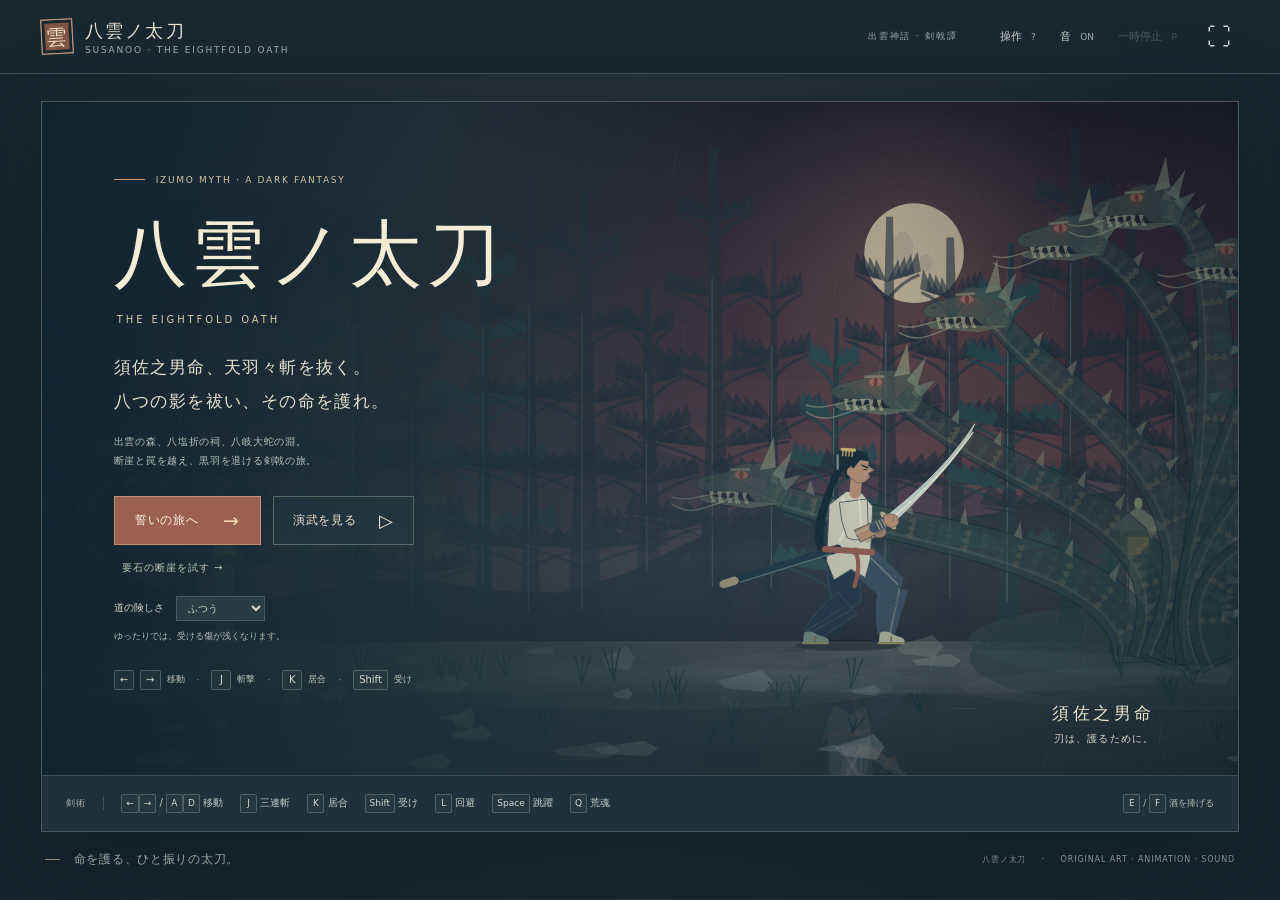
<file: index.html>
<!doctype html>
<html lang="ja">
<head>
  <meta charset="utf-8"><meta name="viewport" content="width=device-width,initial-scale=1,viewport-fit=cover">
  <meta name="theme-color" content="#16232d"><meta name="description" content="須佐之男命、天羽々斬を抜く。出雲を舞台にした、八岐大蛇討伐の和風ダークファンタジー剣戟アクション。">
  <title>八雲ノ太刀 — 須佐之男と八岐大蛇</title><link rel="stylesheet" href="style.css?v=touch-2">
</head>
<body>
  <header class="topbar"><a href="#" class="brand" aria-label="八雲ノ太刀 タイトル"><span class="seal">雲</span><span>八雲ノ太刀 <small>SUSANOO · THE EIGHTFOLD OATH</small></span></a><div class="top-actions"><span class="edition">出雲神話 · 剣戟譚</span><button class="quiet-button" id="helpButton">操作 <span>?</span></button><button class="quiet-button" id="soundButton" aria-pressed="true">音 <span id="soundState">ON</span></button><button class="quiet-button" id="pauseButton" disabled>一時停止 <span>P</span></button><button class="icon-button" id="fullscreenButton" aria-label="全画面表示">⛶</button></div></header>
  <main><section class="game-shell" aria-label="八雲ノ太刀 ゲーム"><div class="stage" id="stage">
    <canvas id="scene" tabindex="0" aria-label="須佐之男命の横スクロール剣戟ゲーム。矢印で移動、Jで斬撃、Kで居合、Shiftで受け流し。"></canvas>
    <div class="hud hidden" id="hud" aria-hidden="true"><div class="fighter-hud player-hud"><div class="hud-name"><span>須佐之男命</span><small id="healthText">160 / 160</small></div><div class="health-track"><i id="healthFill"></i></div><div class="stamina-row"><span>気力</span><div class="stamina-track"><i id="staminaFill"></i></div></div><div class="spirit-row"><span>荒魂</span><div class="spirit-track"><i id="spiritFill"></i></div><small id="spiritKey">Q</small></div></div><div class="journey-hud"><span id="modeLabel">誓いを携え、出雲へ</span><div class="route"><i></i><b></b><i></i><b></b><i></i></div><strong id="chapterName">哭く、出雲の森</strong><small id="chapterCount">第一幕</small></div><div id="enemyHud" class="fighter-hud enemy-hud invisible"><div class="hud-name"><small>道を塞ぐ穢れ</small><span id="enemyName"></span></div><div class="health-track"><i id="enemyFill"></i></div><div class="enemy-caption" id="enemyHint">赤い刃の予兆を、見切れ。</div></div></div>
    <div id="bossHud" class="boss-hud hidden"><div class="boss-heading"><span>八岐大蛇</span><small id="bossPhase">八つの首、赤い瞳。</small><b id="headCount">八 / 八</b></div><div id="headBars" class="head-bars"></div></div>
    <div class="bottom-hud hidden" id="bottomHud"><div class="hint"><i></i><span id="hintText">天羽々斬を抜き、出雲の闇を祓え。</span></div><div class="score"><span id="comboText"></span><small>祓いの誉</small><b id="scoreText">00000</b></div></div>
    <div id="storyCaption" class="story-caption hidden"><i></i><div><span id="storySpeaker">出雲の地</span><p id="storyText"></p></div></div>
    <div id="interactPrompt" class="interact-prompt hidden"><kbd>E</kbd> / <kbd>F</kbd> 八塩折の酒を捧げる</div>
    <div id="ritualMeter" class="ritual-meter hidden"><span>八つの酒槽を満たす</span><div><i id="ritualFill"></i></div></div>
    <div id="chapterBanner" class="chapter-banner hidden"><span id="bannerNumber">第一幕</span><h2 id="bannerName">哭く、出雲の森</h2><i></i></div>
    <div id="bossBanner" class="boss-banner hidden"><span>山を覆う、その影</span><h2>八岐大蛇</h2><i>八つの首、八つの尾。<br>命を護る、ひと振りの太刀。</i></div>
    <div class="title-screen overlay" id="titleScreen"><div class="title-copy"><div class="eyebrow"><i></i> IZUMO MYTH · A DARK FANTASY</div><h1>八雲ノ太刀</h1><div class="roman-title">THE EIGHTFOLD OATH</div><p class="intro">須佐之男命、天羽々斬を抜く。<br>八つの影を祓い、その命を護れ。</p><p class="title-detail">出雲の森、八塩折の祠、八岐大蛇の淵。<br>断崖と罠を越え、黒羽を退ける剣戟の旅。</p><div class="title-actions"><button id="playButton" class="primary-button">誓いの旅へ <span>→</span></button><button id="demoButton" class="secondary-button">演武を見る <span>▷</span></button></div><button id="keystoneButton" class="text-button">要石の断崖を試す →</button><label class="difficulty">道の険しさ <select id="difficulty"><option value="normal">ふつう</option><option value="gentle">ゆったり</option></select><span>ゆったりでは、受ける傷が浅くなります。</span></label><div class="title-control"><kbd>←</kbd><kbd>→</kbd> 移動 <em>·</em><kbd>J</kbd> 斬撃 <em>·</em><kbd>K</kbd> 居合 <em>·</em><kbd>Shift</kbd> 受け</div></div><div class="title-side">須佐之男命 <span>刃は、護るために。</span></div></div>
    <div class="pause-screen overlay hidden" id="pauseScreen"><div class="center-card"><span class="eyebrow">THE OATH WILL WAIT</span><h2>刃を休め、息を整える。</h2><p>出雲の風は、ここで待っている。</p><button class="primary-button" id="resumeButton">誓いの旅を続ける <span>→</span></button><button class="text-button" id="pauseTitleButton">タイトルへ</button></div></div>
    <div class="end-screen overlay hidden" id="endScreen"><div class="center-card"><span class="eyebrow" id="endEnglish">THE OATH ENDURES</span><h2 id="endTitle">誓いは、まだ尽きぬ。</h2><p id="endDetail"></p><blockquote id="endPoem" class="hidden">八雲立つ　出雲八重垣<br>妻籠みに　八重垣作る<br>その八重垣を</blockquote><div class="end-stats"><div><small>祓いの誉</small><b id="endScore">0</b></div><div><small>受け流し</small><b id="endParries">0</b></div><div><small>祓った首</small><b id="endHeads">0</b></div></div><button class="primary-button" id="retryButton">この幕から再挑戦 <span>→</span></button><button class="text-button" id="endTitleButton">タイトルへ</button></div></div>
  </div><div class="touch-controls" id="touchControls" aria-label="タッチ操作">
    <div class="touch-move" aria-label="移動"><button data-input="left" aria-label="左へ">◁</button><button data-input="right" aria-label="右へ">▷</button></div>
    <div class="touch-secondary" aria-label="補助の剣術"><button data-input="guard" aria-label="受け流し">受<small>受け流し</small></button><button data-input="dodge" aria-label="回避">避<small>回避</small></button><button data-input="iai" class="kick-key" aria-label="居合">居<small>居合</small></button><button data-input="storm" class="storm-key" aria-label="荒魂">雷<small>荒魂</small></button><button data-input="interact" aria-label="酒を捧げる">奉<small>奉納</small></button></div>
    <div class="touch-attack" aria-label="攻撃とジャンプ"><button data-input="slash" class="punch-key" aria-label="三連斬">斬<small>三連撃</small></button><button data-input="jump" class="jump-key" aria-label="ジャンプ">跳<small>ジャンプ</small></button></div>
  </div><div class="controls-strip"><span class="control-caption">剣術</span><span><kbd>←</kbd><kbd>→</kbd> / <kbd>A</kbd><kbd>D</kbd> 移動</span><span><kbd>J</kbd> 三連斬</span><span><kbd>K</kbd> 居合</span><span><kbd>Shift</kbd> 受け</span><span><kbd>L</kbd> 回避</span><span><kbd>Space</kbd> 跳躍</span><span><kbd>Q</kbd> 荒魂</span><span class="controls-more"><kbd>E</kbd> / <kbd>F</kbd> 酒を捧げる</span></div></section><footer><span><i></i> 命を護る、ひと振りの太刀。</span><small>八雲ノ太刀 <b>·</b> ORIGINAL ART · ANIMATION · SOUND</small></footer></main>
  <dialog id="helpDialog"><div class="dialog-heading"><div><span class="eyebrow">WAY OF THE SACRED BLADE</span><h2>刃の道、誓いの道。</h2></div><button id="closeHelp" class="icon-button" aria-label="閉じる">×</button></div><div class="help-grid"><div><h3>斬る・抜く</h3><p><kbd>J</kbd> / <kbd>Z</kbd> で斬撃。戻しの間に次を押すと、袈裟斬り→返し斬り→唐竹割りの三連撃。</p><p><kbd>K</kbd> / <kbd>X</kbd> で居合。溜めは長いが、敵の構えを崩す強い一撃。空中で斬ると「飛燕」。</p></div><div><h3>受ける・避ける</h3><p><kbd>Shift</kbd> で敵の方向を向いて受ける。刃・牙が届く直前に構えると受け流し。相手に隙が生まれ、荒魂が溜まります。</p><p><kbd>L</kbd> / <kbd>C</kbd> で向いている方向へ回避。<kbd>Space</kbd> / <kbd>W</kbd> / <kbd>↑</kbd> で跳ぶ。毒の息・薙ぎ払いは、跳躍か回避でかわします。</p></div><div><h3>荒魂・天雷</h3><p>斬撃を当て、受け流すと「荒魂」が溜まります。満ちたら <kbd>Q</kbd> / <kbd>U</kbd> で天雷を呼ぶ強力な斬撃。</p><p>剣術・跳躍・回避は気力を使います。刃を休めれば回復。気力の尽きた受けは崩されます。</p></div><div><h3>断崖と罠を越える</h3><p><kbd>Space</kbd> / <kbd>↑</kbd> / <kbd>W</kbd> で跳び、左右で向こう岸へ。落とし穴に落ちると体力を失い、手前へ戻ります。</p><p>竹の牙と呪炎は、光る予兆で見極める。跳び越えるか、罠が収まるのを待って進みます。</p></div><div><h3>一羽の黒羽を退ける</h3><p>一幕目の終わりにカラスが急降下。相手の方向を向き <kbd>Shift</kbd> で受け流し、低く舞う隙に <kbd>J</kbd> で斬る。跳んで空中斬りを当てることもできます。</p><p>撃退するとカラスが飛び去り、次の幕への道が開きます。</p></div><div><h3>大蛇を祓う</h3><p>二幕目の穢れを倒し、祠の八つの酒槽に近づいて <kbd>E</kbd> / <kbd>F</kbd>。八塩折の酒を捧げ、淵へ進みます。</p><p>大蛇の首は攻撃後に低く降ります。赤い予兆をかわし、その隙を斬る。八つの首を祓うと物語の結末へ。</p></div></div><div class="help-bottom">←→ / A・D で移動。P / Esc で一時停止。敗れたら、その幕から再挑戦。<br>スマートフォンは画面下のボタンで操作。横向き・全画面にすると、景色と刃の動きが大きく見えます。<br>「演武を見る」では、須佐之男命が自動で剣を振るい、儀式から大蛇の討伐まで進みます。</div></dialog>
  <script src="engine.js?v=keystones-1"></script><script src="animation.js?v=keystones-1"></script><script src="audio.js?v=keystones-1"></script><script src="view.js?v=keystones-1"></script><script src="app.js?v=keystones-1"></script>
</body></html>
</file>
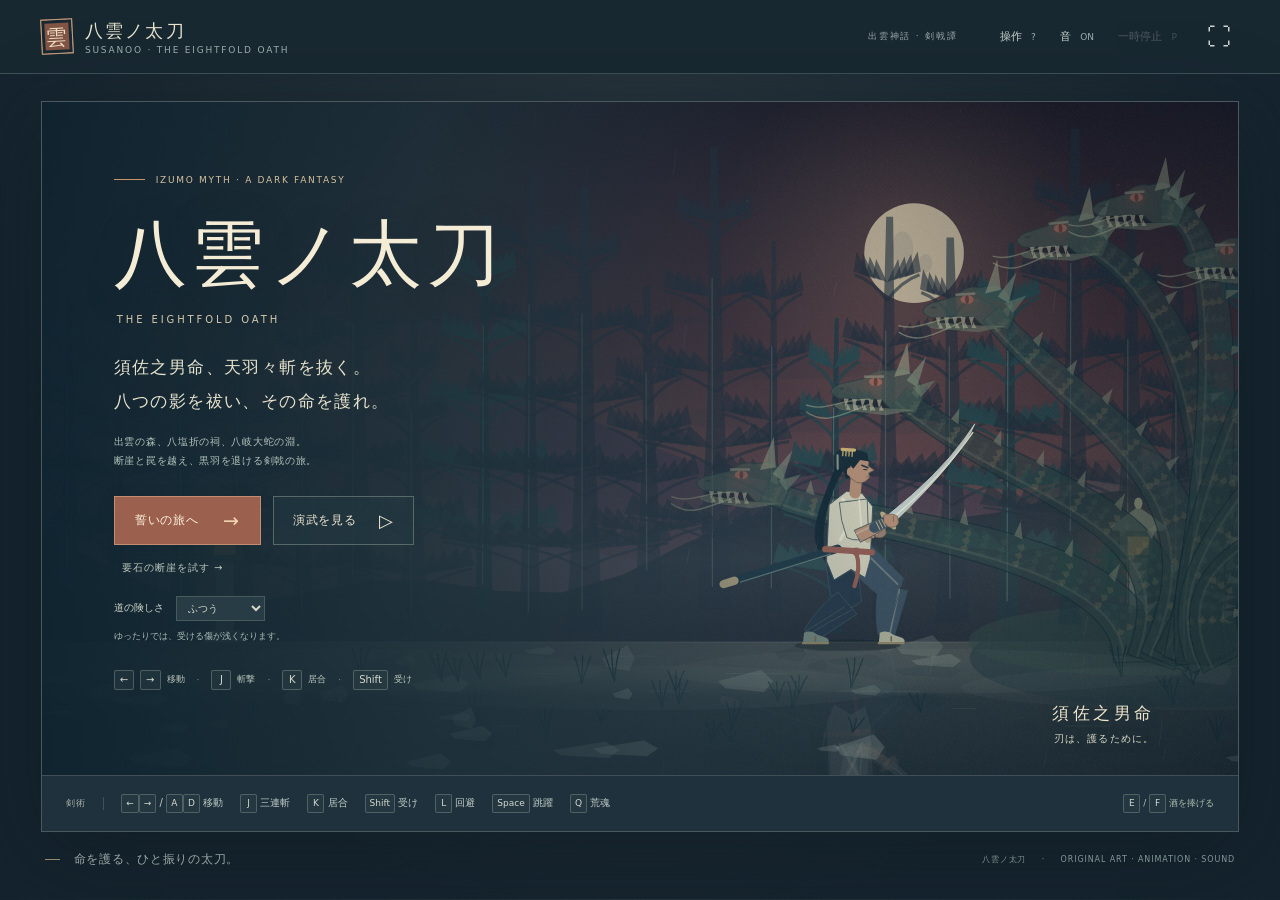
<file: yakumo-no-tachi.html>
<!doctype html>
<html lang="ja">
<head>
  <meta charset="utf-8"><meta name="viewport" content="width=device-width,initial-scale=1,viewport-fit=cover">
  <meta name="theme-color" content="#16232d"><meta name="description" content="須佐之男命、天羽々斬を抜く。出雲を舞台にした、八岐大蛇討伐の和風ダークファンタジー剣戟アクション。">
  <title>八雲ノ太刀 — 須佐之男と八岐大蛇</title><style>:root{color-scheme:dark;--bg:#192830;--paper:#efe6d1;--muted:#a2b1b1;--line:#40505a;--vermillion:#c16b53;--gold:#d6ba83;--serif:"Noto Serif CJK JP","Yu Mincho","Hiragino Mincho ProN",serif;--sans:"Noto Sans CJK JP","Yu Gothic",system-ui,sans-serif}
*{box-sizing:border-box}body{margin:0;background:var(--bg);color:var(--paper);font-family:var(--sans);font-size:13px}button,select{font:inherit}button,a,select{-webkit-tap-highlight-color:transparent}button{cursor:pointer}button:disabled{cursor:default;opacity:.3}button:focus-visible,a:focus-visible,select:focus-visible,canvas:focus-visible{outline:2px solid #e3c894;outline-offset:4px}button{color:inherit}.topbar{height:74px;display:flex;align-items:center;justify-content:space-between;padding:0 3.2%;border-bottom:1px solid #34434b;background:#1c2a32}.brand{display:flex;align-items:center;gap:12px;color:var(--paper);text-decoration:none;font-family:var(--serif);font-size:18px;letter-spacing:.12em}.brand small{display:block;font:9px var(--sans);letter-spacing:.20em;color:var(--muted);margin-top:2px}.seal{width:32px;height:35px;display:grid;place-items:center;border:1px solid #d29476;box-shadow:inset 0 0 0 3px #1c2a32;background:#a45647;color:#efdfc3;font-size:21px;transform:rotate(-3deg)}.top-actions{display:flex;align-items:center;gap:20px}.edition{color:#9ca9aa;font-size:9px;letter-spacing:.2em;margin-right:20px}.quiet-button,.icon-button{border:0;background:transparent;padding:8px 2px;color:#cbd3cd;font-size:11px}.quiet-button span{font-size:9px;margin-left:6px;color:#a1adae}.icon-button{font-size:24px;line-height:1;padding:8px}.quiet-button:hover,.icon-button:hover{color:#fff1d5}.quiet-button[aria-pressed="false"] span{color:#7d8a8e}main{max-width:1530px;padding:27px 3.2% 12px;margin:auto}.game-shell{border:1px solid #4b595e;box-shadow:0 18px 80px #0f1a2066}.stage{position:relative;aspect-ratio:16/9;overflow:hidden;background:#6a6074;isolation:isolate}.stage canvas{display:block;width:100%;height:100%;touch-action:none;outline:none}.hidden{display:none!important}.invisible{visibility:hidden}.overlay{position:absolute;inset:0}.title-screen{display:flex;align-items:center;background:linear-gradient(90deg,#192c36ed 0%,#243843c4 29%,#28353b5a 49%,#26373f00 68%)}.title-copy{margin-left:7%;max-width:550px;width:49%;padding-bottom:12px}.eyebrow{font-size:9px;letter-spacing:.22em;color:#d4c29e;display:block}.title-copy .eyebrow{display:flex;align-items:center;gap:11px;letter-spacing:.19em}.eyebrow i{width:31px;height:1px;background:#c9936b}h1{font:clamp(52px,6.6vw,103px)/1.15 var(--serif);letter-spacing:.14em;margin:27px 0 13px;color:#f5ecd5;text-shadow:0 5px 35px #14283266}.roman-title{font-size:12px;letter-spacing:.47em;color:#d7cbae;margin-left:3px}.intro{font:clamp(14px,1.4vw,20px)/2.05 var(--serif);letter-spacing:.08em;margin:28px 0 12px}.title-detail{font-size:10px;letter-spacing:.03em;color:#bfcbc6;margin:0 0 28px}.title-actions{display:flex;gap:12px;align-items:center}.primary-button,.secondary-button{display:flex;justify-content:space-between;align-items:center;gap:24px;min-height:49px;border:1px solid #d59673;background:#bd6b51;padding:12px 20px;color:#fff3df;font-size:12px;letter-spacing:.07em;box-shadow:0 4px 18px #182b3422;transition:background .2s,transform .2s}.primary-button:hover{background:#d18060;transform:translateY(-1px)}.primary-button span{font-size:19px;color:#f6d9b3}.secondary-button{background:#22343d55;border-color:#a3a69a80;color:#f1e6d0;padding:12px 19px;gap:22px;box-shadow:none}.secondary-button:hover{background:#32475299;border-color:#d6c8ac}.secondary-button span{font-size:18px}.difficulty{display:flex;align-items:center;gap:12px;font-size:10px;color:#d2d5c9;margin-top:21px;flex-wrap:wrap}.difficulty select{color:#d6daca;background:#273c45;border:1px solid #69787580;padding:5px 20px 5px 7px;font-size:10px;border-radius:0}.difficulty>span{font-size:9px;color:#abb9b5;width:100%;margin-top:-3px}.title-control{display:flex;align-items:center;gap:6px;font-size:9px;color:#bfc8bf;margin-top:27px}.title-control em{font-style:normal;color:#879999;margin:0 6px}kbd{border:1px solid #83928d77;min-width:20px;display:inline-block;text-align:center;padding:3px 5px;color:#d3d9ce;font:10px var(--sans);background:#34454c55;border-radius:2px;line-height:1.2}.title-side{position:absolute;bottom:29px;right:31px;font:13px var(--serif);letter-spacing:.2em;color:#eee3ca;text-shadow:0 1px 8px #1e353c}.title-side span{display:block;text-align:right;letter-spacing:.06em;color:#d9d8c5;font:9px var(--sans);margin-top:7px}.hud{position:absolute;top:30px;left:34px;right:34px;display:flex;align-items:flex-start;justify-content:space-between;pointer-events:none;filter:drop-shadow(0 2px 7px #1e2e3977)}.fighter-hud{width:265px}.hud-name{display:flex;justify-content:space-between;align-items:baseline;margin-bottom:8px;gap:12px;letter-spacing:.08em;font:14px var(--serif);color:#f2e8d4}.hud-name small{font:9px var(--sans);color:#dddcc8;letter-spacing:.10em}.health-track{height:6px;background:#253a4666;border:1px solid #e6d6b555;position:relative}.health-track i{display:block;height:100%;width:100%;background:linear-gradient(90deg,#d6bb88,#f2dfb3);transition:width .16s linear;box-shadow:0 0 13px #d6bb8830}.stamina-row{display:flex;align-items:center;gap:9px;margin-top:9px}.stamina-row>span{font-size:8px;letter-spacing:.08em;color:#d4ddce}.stamina-track{height:3px;width:155px;background:#3048537d}.stamina-track i{display:block;width:100%;height:100%;background:#a6bdb1;transition:width .1s}.enemy-hud{text-align:right}.enemy-hud .health-track i{background:linear-gradient(90deg,#c8806c,#d8a58a);float:right}.enemy-caption{color:#e1dbca;font-size:9px;margin-top:9px;letter-spacing:.05em}.journey-hud{text-align:center;min-width:190px;display:flex;align-items:center;flex-direction:column}.journey-hud>span{font-size:8px;color:#d1d0b9;letter-spacing:.20em}.journey-hud strong{font:15px var(--serif);letter-spacing:.19em;color:#f0e6cc}.journey-hud>small{font-size:8px;letter-spacing:.16em;color:#cdd3c7;margin-top:5px}.route{display:flex;align-items:center;justify-content:center;margin:9px 0 8px;gap:5px}.route i{width:5px;height:5px;border:1px solid #d7c7a6;border-radius:50%}.route i.active{background:#e0c395;box-shadow:0 0 7px #e0c39566}.route b{width:23px;height:1px;background:#b2b8aa66}.bottom-hud{position:absolute;bottom:22px;left:34px;right:34px;display:flex;justify-content:space-between;align-items:center;pointer-events:none}.hint{display:flex;align-items:center;gap:11px;color:#e4e0cb;font-size:10px;letter-spacing:.045em;text-shadow:0 1px 10px #142c35}.hint i{width:18px;height:1px;background:#e1bc90}.score{display:flex;align-items:baseline;gap:10px;text-shadow:0 1px 9px #152b35}.score small{font-size:8px;color:#d1d6c9;letter-spacing:.12em}.score>b{font:16px var(--serif);letter-spacing:.14em;color:#e2d8bb;font-weight:400}#comboText{font-size:12px;color:#f4d097;letter-spacing:.1em;margin-right:10px}.chapter-banner{position:absolute;left:0;right:0;top:24%;display:flex;flex-direction:column;align-items:center;pointer-events:none;color:#f7ecd2;text-shadow:0 3px 25px #122d35;animation:chapterArrival 3.3s ease both}.chapter-banner span{font-size:10px;letter-spacing:.30em}.chapter-banner h2{font:37px var(--serif);letter-spacing:.22em;font-weight:400;margin:12px 0 14px}.chapter-banner i{width:60px;height:1px;background:#cfc4a3}.pause-screen,.end-screen{display:flex;align-items:center;justify-content:center;background:#162b3773;backdrop-filter:blur(4px)}.center-card{background:#21353bf0;border:1px solid #aab2a46e;padding:42px 50px 27px;min-width:385px;text-align:center;box-shadow:0 18px 95px #172a3460}.center-card h2{font:31px/1.45 var(--serif);font-weight:400;letter-spacing:.07em;margin:19px 0 14px;color:#f4e7c8}.center-card p{font-size:11px;color:#ccd6c9;line-height:1.9;max-width:310px;margin:0 auto 28px}.center-card .primary-button{margin:0 auto;min-width:248px}.text-button{background:transparent;border:0;font-size:10px;color:#bec8bc;padding:16px 8px 0;letter-spacing:.1em}.text-button:hover{color:#fff0d0}.end-stats{display:flex;justify-content:center;gap:31px;margin-bottom:29px;border-top:1px solid #d2c7ac30;border-bottom:1px solid #d2c7ac30;padding:16px 0 17px}.end-stats small{display:block;font-size:9px;letter-spacing:.10em;color:#b9c9bc;margin-bottom:5px}.end-stats b{font:24px var(--serif);font-weight:400;color:#e3d7b8}.controls-strip{display:flex;align-items:center;gap:21px;padding:18px 24px;background:#223039;flex-wrap:wrap;border-top:1px solid #59626799;font-size:10px;color:#c3cec8}.controls-strip>span{white-space:nowrap}.controls-strip kbd{font-size:9px;min-width:17px;padding:3px 4px}.control-caption{color:#acb2aa!important;font-size:9px;border-right:1px solid #68757077;padding-right:17px;letter-spacing:.12em}.controls-more{font-size:9px;color:#9ea9a3;margin-left:auto}.controls-more i{font-style:normal;margin:0 9px;color:#7b908c}footer{display:flex;justify-content:space-between;align-items:center;padding:19px 4px;color:#9aa8a4}footer>span{font:12px var(--serif);letter-spacing:.06em}footer i{display:inline-block;width:15px;height:1px;background:#978870;margin-right:10px;vertical-align:middle}footer>small{font-size:8px;letter-spacing:.12em;color:#829796}footer b{font-weight:400;margin:0 12px}.touch-controls{display:none;gap:18px;align-items:center;justify-content:space-between;background:#24363f;border-top:1px solid #616b66;padding:14px 22px;user-select:none;touch-action:none}.touch-controls button{background:#354c55;color:#e5dfc8;border:1px solid #8e9d9566;border-radius:5px;width:48px;height:52px;touch-action:none;font:23px var(--serif);display:flex;flex-direction:column;align-items:center;justify-content:center}.touch-controls button:active,.touch-controls button.pressed{background:#628076}.touch-controls button small{font:8px var(--sans);margin-top:3px;color:#e1dec9}.touch-move{display:flex;align-items:center;gap:5px}.touch-move>div{display:flex;flex-direction:column;gap:4px}.touch-move>div button{height:26px;font-size:14px}.touch-attack{display:flex;align-items:center;gap:6px}.touch-attack .punch-key{background:#8c6453}.touch-attack .kick-key{background:#ae7256}dialog{max-width:750px;width:calc(100% - 30px);background:#22363f;color:var(--paper);border:1px solid #87958d99;padding:30px 35px;box-shadow:0 30px 100px #0c2128aa}dialog::backdrop{background:#0a1d29a6;backdrop-filter:blur(5px)}.dialog-heading{display:flex;justify-content:space-between;align-items:start}.dialog-heading h2{font:29px var(--serif);margin:12px 0 20px;font-weight:400;letter-spacing:.05em}.help-grid{display:grid;grid-template-columns:1fr 1fr;gap:15px 33px}.help-grid h3{font:18px var(--serif);color:#d1bc96;border-bottom:1px solid #667b7866;padding-bottom:8px;margin:8px 0 12px}.help-grid p{font-size:11px;line-height:1.9;color:#cfdbc9;margin:8px 0}.help-grid kbd{font-size:9px}.help-bottom{border-top:1px solid #60767280;margin-top:20px;padding-top:15px;font-size:10px;line-height:2;color:#a8bdb6}.demo-active .hud #modeLabel{color:#f3c88f}.fullscreen .controls-strip{display:none}.game-shell:fullscreen{width:100vw;height:100vh;display:flex;justify-content:center;align-items:center;border:0;background:#152830}.game-shell:fullscreen .stage{max-height:100vh;width:min(100vw,177.77vh)}.game-shell:fullscreen .touch-controls{position:absolute;bottom:0;left:0;right:0;background:#24363f99}.game-shell:fullscreen .controls-strip{display:none}
@keyframes chapterArrival{0%{opacity:0;transform:translateY(8px)}15%,67%{opacity:1;transform:translateY(0)}100%{opacity:0;transform:translateY(-7px)}}
@media(min-width:1600px){h1{font-size:106px}}@media(max-width:1150px){.edition{display:none}.top-actions{gap:16px}.controls-strip{gap:13px;padding:14px 18px}.controls-more{display:none}.title-copy{margin-left:6%;width:51%}.intro{margin:20px 0 8px}.title-detail{margin-bottom:20px;font-size:9px}.difficulty{margin-top:14px;gap:8px}.title-control{margin-top:18px;font-size:8px}.title-control kbd{font-size:8px}.hud{top:22px;left:25px;right:25px}.fighter-hud{width:220px}.journey-hud strong{font-size:13px}.title-side{font-size:11px;bottom:21px;right:25px}.primary-button,.secondary-button{min-height:43px;padding:10px 15px;font-size:11px}.title-copy .eyebrow{font-size:8px}h1{margin-top:21px}.roman-title{font-size:10px}.bottom-hud{bottom:16px;left:25px;right:25px}.hint{font-size:9px}}
@media(max-width:800px){.topbar{height:60px;padding:0 4%}.brand{font-size:16px;gap:9px}.brand small{font-size:7px}.seal{width:25px;height:28px;font-size:18px}.top-actions{gap:13px}.quiet-button{font-size:10px}.quiet-button span{display:none}main{padding:16px 3%}.touch-controls{display:flex}.controls-strip{display:none}.title-control,.title-side,.title-detail,.difficulty>span{display:none}.title-copy{width:55%;margin-left:6%;padding-bottom:0}.title-copy .eyebrow{font-size:6px;letter-spacing:.13em;gap:6px}.eyebrow i{width:17px}h1{font-size:clamp(35px,7.3vw,60px);margin:12px 0 8px}.roman-title{font-size:7px;letter-spacing:.29em}.intro{font-size:11px;line-height:1.9;margin:13px 0 17px;letter-spacing:.03em}.title-actions{gap:8px}.primary-button,.secondary-button{font-size:10px;min-height:35px;padding:8px 11px;gap:13px}.primary-button span,.secondary-button span{font-size:15px}.difficulty{margin-top:11px;font-size:8px}.difficulty select{font-size:8px;padding:4px 8px}.hud{top:14px;left:17px;right:17px}.fighter-hud{width:29%}.hud-name{font-size:11px;margin-bottom:6px;gap:4px}.hud-name small{font-size:7px}.health-track{height:5px}.stamina-row{margin-top:5px;gap:5px}.stamina-track{width:75%;height:2px}.stamina-row>span{font-size:6px}.journey-hud{min-width:90px}.journey-hud>span{font-size:6px}.journey-hud strong{font-size:10px;letter-spacing:.08em}.journey-hud>small{font-size:6px;margin-top:3px}.route{margin:6px 0 5px;gap:3px}.route i{width:4px;height:4px}.route b{width:13px}.enemy-caption{font-size:7px;margin-top:5px}.bottom-hud{bottom:11px;left:17px;right:17px}.hint{font-size:8px;gap:6px}.hint i{width:10px}.score{gap:6px}.score small{font-size:6px}.score>b{font-size:12px}#comboText{font-size:9px;margin-right:3px}.chapter-banner h2{font-size:25px;margin:7px 0 10px}.chapter-banner span{font-size:8px}.center-card{padding:22px 27px 16px;min-width:300px}.center-card h2{font-size:24px;margin:12px 0 9px}.center-card p{font-size:10px;margin-bottom:16px}.center-card .eyebrow{font-size:8px}.center-card .primary-button{min-width:216px}.end-stats{margin-bottom:18px;padding:10px 0;gap:24px}.end-stats b{font-size:18px}.end-stats small{font-size:8px}.text-button{padding-top:11px;font-size:9px}footer{padding:16px 0}footer>span{font-size:10px}footer>small{font-size:6px;letter-spacing:.05em}footer b{margin:0 5px}}
@media(max-width:480px){.topbar{height:56px}.brand small{font-size:6px}.top-actions{gap:9px}.quiet-button{font-size:9px}.icon-button{font-size:20px}#pauseButton{font-size:0}#pauseButton::after{content:'Ⅱ';font-size:17px}.title-copy{width:57%;margin-left:5%}.title-copy .eyebrow{font-size:5px;letter-spacing:.08em}h1{font-size:34px;margin:9px 0 6px}.roman-title{font-size:6px;letter-spacing:.22em}.intro{font-size:8px;margin:9px 0 10px}.primary-button,.secondary-button{min-height:28px;padding:5px 7px;font-size:8px;gap:7px}.primary-button span,.secondary-button span{font-size:12px}.title-actions{gap:6px}.difficulty{font-size:7px;margin-top:8px;gap:6px}.difficulty select{font-size:7px;padding:3px 5px}.hud{top:9px;left:11px;right:11px}.hud-name{font-size:8px;margin-bottom:4px}.hud-name small{font-size:5px;letter-spacing:0}.journey-hud>span{font-size:5px;letter-spacing:.1em}.journey-hud strong{font-size:8px}.journey-hud>small{display:none}.route{margin:4px 0}.health-track{height:4px}.enemy-caption{display:none}.bottom-hud{left:11px;right:11px;bottom:7px}.hint{font-size:6px}.score>b{font-size:9px}.score small{display:none}#comboText{font-size:7px}.chapter-banner h2{font-size:19px}.chapter-banner span{font-size:6px}.center-card{min-width:250px;padding:15px 24px 12px}.center-card h2{font-size:18px;margin:8px 0}.center-card p{font-size:8px;margin-bottom:12px}.center-card .eyebrow{font-size:6px}.center-card .primary-button{min-width:190px}.end-stats{padding:8px 0;margin-bottom:12px;gap:23px}.end-stats b{font-size:15px}.end-stats small{font-size:6px}.text-button{font-size:8px;padding-top:8px}.touch-controls{padding:13px 11px;gap:10px}.touch-controls button{width:41px;height:47px;font-size:21px}.touch-move{gap:3px}.touch-move>div{gap:3px}.touch-move>div button{height:23px}.touch-attack{gap:4px}.touch-controls button small{font-size:7px}footer{align-items:flex-start;gap:10px}footer>small{max-width:140px;text-align:right;line-height:1.8;font-size:5px}.help-grid{grid-template-columns:1fr;gap:6px}.dialog-heading h2{font-size:23px}dialog{padding:23px;max-height:85vh}.help-grid p{font-size:10px}.help-bottom{font-size:9px}}
@media(pointer:coarse){.touch-controls{display:flex}.controls-strip{display:none}}
@media(prefers-reduced-motion:reduce){.primary-button,.secondary-button{transition:none}.chapter-banner{animation:chapterArrival 3.3s linear both}}
/* 八雲ノ太刀 — storm-blue ink, old gold and vermilion. */
:root{--bg:#14232d;--paper:#e6e2cc;--muted:#99aeab;--line:#3c555d;--vermillion:#ac6755;--gold:#c6ad7d}body{background:radial-gradient(ellipse at 50% 0,#26333b,#14232d 75%)}.topbar{background:#182831;border-color:#3e5157}.seal{background:#805345;border-color:#bda181;box-shadow:inset 0 0 0 3px #182831}.title-screen{background:linear-gradient(90deg,#0f2430ed 0%,#1d3039d6 32%,#1e303b76 50%,#1a2b3400 71%)}.title-copy{margin-left:6%;width:58%;max-width:640px}.title-copy h1{font-size:clamp(45px,5.7vw,84px);letter-spacing:.065em;margin:28px 0 17px}.roman-title{letter-spacing:.29em;font-size:10px}.intro{font-size:clamp(13px,1.35vw,19px);line-height:2;margin:26px 0 12px}.title-detail{font-size:10px;line-height:1.9;color:#b4c3bb;letter-spacing:.07em;margin-bottom:26px}.title-side{right:7%;bottom:29px;font-size:17px;letter-spacing:.2em}.title-side span{font-size:10px;letter-spacing:.12em}.primary-button{background:#9b604e;border-color:#c28d70}.primary-button:hover{background:#b07557}.secondary-button{background:#253b4480;border-color:#89978b88}.health-track i{background:linear-gradient(90deg,#b3ba9b,#ddd9b5)}.enemy-hud .health-track i{background:linear-gradient(90deg,#987465,#c99a7c)}.fighter-hud{width:270px}.spirit-row{display:flex;align-items:center;gap:9px;margin-top:8px}.spirit-row>span{font-size:8px;letter-spacing:.08em;color:#c1d6d0}.spirit-track{height:3px;width:155px;background:#3048547d}.spirit-track i{display:block;width:0;height:100%;background:#c0d7df;transition:width .1s}.spirit-row small{font:8px var(--sans);color:#91a9b0;border:1px solid #9bab9866;min-width:17px;padding:2px 4px;text-align:center}.spirit-row small.ready{background:#d0cba8;color:#273e47;box-shadow:0 0 12px #cadcc988}.story-caption{position:absolute;bottom:79px;left:34px;right:34px;display:flex;align-items:center;gap:16px;pointer-events:none;background:linear-gradient(90deg,#172e39dd,#23383b99 80%,#24363800);border-left:1px solid #c3b28a99;padding:13px 20px;max-width:1020px;animation:captionIn .5s ease both}.story-caption>i{width:5px;height:5px;transform:rotate(45deg);background:#c9b482;flex:none}.story-caption span{font:11px var(--serif);letter-spacing:.16em;color:#e5c99c}.story-caption p{font:12px/1.9 var(--serif);letter-spacing:.025em;color:#e0e4d0;margin:6px 0 0}.interact-prompt{position:absolute;left:50%;transform:translateX(-50%);bottom:24%;color:#e8d5ae;font-size:12px;letter-spacing:.08em;padding:12px 20px;background:#223a41cc;border:1px solid #a9b09977;white-space:nowrap}.ritual-meter{position:absolute;top:27%;left:50%;transform:translateX(-50%);text-align:center;width:235px;color:#ddc69e;font:14px var(--serif);letter-spacing:.13em}.ritual-meter>div{height:3px;margin-top:17px;background:#1e393f77}.ritual-meter i{display:block;width:0;height:100%;background:#d9bb81}.boss-banner{position:absolute;inset:0;display:flex;flex-direction:column;align-items:center;justify-content:center;background:linear-gradient(0deg,#172c3930,#15253315);pointer-events:none;color:#eddbc0;text-shadow:0 2px 30px #102832;animation:chapterArrival 3.2s ease both}.boss-banner>span{font-size:10px;letter-spacing:.3em}.boss-banner h2{font:clamp(36px,5vw,70px) var(--serif);font-weight:400;letter-spacing:.23em;margin:25px 0 22px}.boss-banner>i{font:13px/2.1 var(--serif);letter-spacing:.12em}.boss-hud{position:absolute;bottom:81px;right:34px;width:510px;pointer-events:none;text-shadow:0 2px 12px #132b35}.boss-heading{display:flex;align-items:baseline;gap:12px;margin-bottom:10px}.boss-heading>span{font:22px var(--serif);letter-spacing:.14em;color:#e2c9b0}.boss-heading small{font-size:9px;color:#d2c3ac;letter-spacing:.07em}.boss-heading>b{font:12px var(--serif);margin-left:auto;color:#d6c2a6;letter-spacing:.10em}.head-bars{display:flex;gap:5px}.head-bars>div{flex:1}.head-bars small{display:block;text-align:center;font:9px var(--serif);color:#cbb69e;margin-bottom:5px}.head-bars b{display:block;height:5px;background:#17303c99;border:1px solid #b7b39566}.head-bars i{display:block;width:100%;height:100%;background:#b99d7e;transition:width .15s}.head-bars>div.active i{background:#e4c28e;box-shadow:0 0 13px #d3af7055}.head-bars>div.cut{opacity:.35}.head-bars>div.cut small::after{content:' ×';font-size:7px}.boss-active .story-caption{right:auto;width:51%;bottom:95px}.end-stats{gap:38px}.center-card{background:#1d333ef2;min-width:440px;max-width:520px}.center-card h2{font-size:29px}#endPoem{font:14px/2.1 var(--serif);letter-spacing:.17em;color:#d1c7a9;margin:4px 0 26px;border-left:0}.controls-strip{background:#1e313c;gap:17px}.controls-more{margin-left:auto;color:#b1bfb1}footer>small{letter-spacing:.11em}.touch-controls{background:#203641}.touch-attack{gap:5px}.touch-attack .storm-key{background:#596f7d}.touch-controls button{width:44px}.touch-move>div button{width:44px}.game-shell:fullscreen .story-caption{max-width:1020px}@keyframes captionIn{from{opacity:0;transform:translateY(5px)}to{opacity:1;transform:translateY(0)}}
@media(max-width:1150px){.fighter-hud{width:225px}.title-copy{width:61%;max-width:610px}.title-copy h1{font-size:clamp(42px,5.9vw,74px);margin:17px 0 12px}.intro{margin:18px 0 10px;font-size:15px}.title-detail{font-size:9px;margin-bottom:19px}.story-caption{bottom:61px;left:25px;right:25px;padding:10px 15px;gap:12px}.story-caption p{font-size:11px}.boss-hud{bottom:70px;right:25px;width:410px}.boss-heading>span{font-size:19px}.boss-heading small{font-size:8px}.spirit-track{width:155px}.controls-strip{gap:12px}.controls-more{display:inline-block}.title-side{right:6%;bottom:26px;font-size:15px}}
@media(max-width:800px){.title-copy{width:64%;margin-left:5.5%}.title-copy h1{font-size:clamp(31px,6.6vw,53px);margin:13px 0 9px;letter-spacing:.04em}.roman-title{font-size:7px;letter-spacing:.17em}.intro{font-size:11px;margin:12px 0 14px;letter-spacing:.03em}.title-detail,.title-side{display:none}.fighter-hud{width:29%}.spirit-row{gap:5px;margin-top:5px}.spirit-row>span{font-size:6px}.spirit-track{width:75%;height:2px}.spirit-row small{font-size:6px;padding:1px 2px;min-width:13px}.story-caption{bottom:45px;left:17px;right:17px;gap:9px;padding:8px 11px}.story-caption span{font-size:8px}.story-caption p{font-size:9px;margin-top:4px;line-height:1.75}.story-caption>i{width:3px;height:3px}.boss-hud{width:43%;bottom:45px;right:17px}.boss-heading{margin-bottom:6px;gap:5px}.boss-heading>span{font-size:14px}.boss-heading small{display:none}.boss-heading>b{font-size:9px}.head-bars{gap:3px}.head-bars small{font-size:7px;margin-bottom:3px}.head-bars b{height:4px}.boss-active .story-caption{width:49%;bottom:52px}.boss-banner>span{font-size:8px}.boss-banner h2{font-size:38px;margin:13px 0 10px}.boss-banner>i{font-size:10px}.interact-prompt{font-size:10px;padding:8px 11px}.ritual-meter{font-size:10px;width:160px}.ritual-meter>div{margin-top:11px}.center-card{min-width:315px;max-width:415px}.center-card h2{font-size:23px}#endPoem{font-size:11px;line-height:1.9;margin-bottom:15px}.touch-attack{gap:4px}.touch-controls button{width:40px}.touch-move>div button{width:40px}.touch-controls{gap:10px;padding:14px 15px}.end-stats{gap:29px}.controls-strip{display:none}.brand small{font-size:6px}}
@media(max-width:480px){.title-copy{width:66%;margin-left:5%}.title-copy h1{font-size:29px;margin:10px 0 6px;letter-spacing:.025em}.roman-title{font-size:5px;letter-spacing:.15em}.intro{font-size:8px;line-height:1.9;margin:10px 0 11px}.title-copy .eyebrow{font-size:5px;letter-spacing:.03em}.fighter-hud{width:29%}.spirit-row{margin-top:4px;gap:4px}.spirit-row>span{font-size:5px}.spirit-track{width:67%}.spirit-row small{font-size:5px;min-width:9px;padding:0 1px}.story-caption{bottom:33px;left:11px;right:11px;padding:5px 7px;gap:6px}.story-caption span{font-size:6px;letter-spacing:.04em}.story-caption p{font-size:7px;margin-top:2px;letter-spacing:0;line-height:1.65}.story-caption>i{width:2px;height:2px}.boss-hud{width:44%;bottom:31px;right:11px}.boss-heading{margin-bottom:5px;gap:4px}.boss-heading>span{font-size:10px}.boss-heading>b{font-size:6px}.head-bars{gap:2px}.head-bars small{font-size:5px;margin-bottom:2px}.head-bars b{height:3px}.head-bars>div.cut small::after{font-size:4px}.boss-active .story-caption{width:45%;bottom:32px}.boss-banner h2{font-size:27px;margin:12px 0 7px}.boss-banner>span{font-size:6px}.boss-banner>i{font-size:8px}.chapter-banner h2{font-size:16px;letter-spacing:.12em}.interact-prompt{font-size:8px;padding:6px 8px;bottom:25%}.interact-prompt kbd{font-size:7px;min-width:14px}.ritual-meter{font-size:8px;width:125px}.ritual-meter>div{margin-top:8px}.touch-controls{padding:12px 9px;gap:7px}.touch-controls button{width:34px;height:46px;font-size:20px}.touch-move{gap:2px}.touch-move>div button{width:34px;height:22px;font-size:14px}.touch-attack{gap:3px}.touch-controls button small{font-size:6px}.center-card{min-width:268px;max-width:315px;padding:12px 20px 11px}.center-card h2{font-size:18px;margin:7px 0}.center-card p{font-size:7px;margin-bottom:8px;line-height:1.7}.center-card .primary-button{min-width:196px}#endPoem{font-size:8px;line-height:1.8;margin:3px 0 8px}.end-stats{gap:24px;margin-bottom:9px;padding:6px 0}.end-stats b{font-size:13px}.end-stats small{font-size:6px}.brand{font-size:14px}.brand small{font-size:5px}.top-actions{gap:8px}footer>small{font-size:5px}.controls-strip{display:none}}
.center-card{max-height:calc(100% - 24px);overflow:auto;scrollbar-width:thin;scrollbar-color:#7d9389 #1d333e}

/* Separate thumbs: movement on the left, a large jump button on the right. */
.game-shell{
  --touch-move-size:58px;
  --touch-slash-size:62px;
  --touch-jump-size:76px;
  --touchbar-height:calc(44px + 12px + var(--touch-jump-size) + 24px + env(safe-area-inset-bottom,0px));
}
.touch-controls{
  grid-template-columns:max-content minmax(0,1fr) max-content;
  grid-template-areas:"extra extra extra" "move . attack";
  align-items:end;
  gap:12px 16px;
  padding:12px max(12px,env(safe-area-inset-right,0px)) calc(12px + env(safe-area-inset-bottom,0px)) max(12px,env(safe-area-inset-left,0px));
  -webkit-user-select:none;
}
.touch-controls button{flex-shrink:0;border-radius:10px;box-shadow:0 3px 0 #10252d;}
.touch-controls button small{font-size:9px;line-height:1.2;margin-top:3px;}
.touch-controls button.pressed{transform:translateY(2px);box-shadow:0 1px 0 #10252d;}
.touch-move{grid-area:move;gap:8px;}
.touch-controls .touch-move button{width:var(--touch-move-size);height:64px;font-size:30px;}
.touch-secondary{grid-area:extra;display:grid;grid-template-columns:repeat(5,minmax(44px,1fr));gap:8px;}
.touch-controls .touch-secondary button{width:100%;height:44px;font-size:18px;}
.touch-secondary .kick-key{background:#805747;}
.touch-secondary .storm-key{background:#4c6472;}
.touch-attack{grid-area:attack;gap:12px;align-items:end;}
.touch-controls .touch-attack .punch-key{width:var(--touch-slash-size);height:64px;font-size:27px;border-radius:18px;}
.touch-controls .touch-attack .jump-key{
  width:var(--touch-jump-size);height:var(--touch-jump-size);
  border-radius:50%;border:2px solid #d1bc85;
  background:#756d48;color:#fff0c8;font-size:31px;
  box-shadow:0 4px 0 #293c38,inset 0 1px 0 #f6dfaa44;
}
.touch-controls .touch-attack .jump-key.pressed{background:#a69a5f;box-shadow:0 1px 0 #293c38;}
@media(max-width:360px){
  .game-shell{--touch-move-size:52px;--touch-slash-size:56px;--touch-jump-size:68px;}
  .touch-controls{column-gap:10px;}
  .touch-attack{gap:8px;}
  .touch-secondary{gap:4px;}
}
@media(min-width:600px){
  .game-shell{
    --touch-move-size:clamp(52px,7vw,64px);
    --touch-slash-size:clamp(60px,7.5vw,68px);
    --touch-jump-size:clamp(72px,9vw,84px);
    --touchbar-height:calc(var(--touch-jump-size) + 24px + env(safe-area-inset-bottom,0px));
  }
  .touch-controls{grid-template-areas:"move extra attack";column-gap:8px;align-items:center;}
  .touch-secondary{gap:4px;}
  .touch-attack{gap:8px;}
}
@media(max-width:800px),(pointer:coarse){
  .touch-controls{display:grid;}
  .game-shell:fullscreen{flex-direction:column;justify-content:space-between;}
  .game-shell:fullscreen .stage{
    width:min(100vw,calc((100vh - var(--touchbar-height))*1.777778));
    width:min(100vw,calc((100svh - var(--touchbar-height))*1.777778));
    max-height:none;flex:none;margin:auto 0;
  }
  .game-shell:fullscreen .touch-controls{position:static;width:100%;flex:none;background:#203641;}
}
@media(pointer:coarse) and (orientation:landscape){
  .topbar{height:44px;}
  main{padding:8px max(8px,env(safe-area-inset-right,0px)) 0 max(8px,env(safe-area-inset-left,0px));}
  .game-shell{display:flex;flex-direction:column;align-items:center;}
  .stage{
    width:min(100%,calc((100vh - var(--touchbar-height) - 62px)*1.777778));
    width:min(100%,calc((100svh - var(--touchbar-height) - 62px)*1.777778));
    flex:none;
  }
  .touch-controls{width:100%;}
  footer{display:none;}
}
@media(pointer:coarse) and (orientation:landscape) and (max-height:500px){
  .title-copy{width:64%;margin-left:5%;padding-bottom:0;}
  .title-copy h1{font-size:clamp(26px,3.5vw,34px);margin:8px 0 6px;letter-spacing:.04em;}
  .title-copy .eyebrow{font-size:5px;letter-spacing:.1em;gap:6px;}
  .roman-title{font-size:6px;letter-spacing:.18em;}
  .intro{font-size:10px;line-height:1.7;margin:10px 0;}
  .title-detail,.title-side,.title-control,.difficulty>span{display:none;}
  .title-actions{gap:8px;}
  .title-actions button{font-size:9px;min-height:32px;padding:6px 9px;gap:12px;}
  .difficulty{font-size:8px;margin-top:8px;gap:8px;}
  .difficulty select{font-size:8px;padding:3px 6px;}
  .hud{top:12px;left:14px;right:14px;}
  .fighter-hud{width:29%;}.hud-name{font-size:9px;gap:4px;}.hud-name small{font-size:6px;}
  .journey-hud{min-width:90px;}.journey-hud strong{font-size:10px;}.journey-hud>span,.journey-hud>small{font-size:6px;}
  .stamina-track,.spirit-track{width:70%;}.enemy-caption{display:none;}
  .bottom-hud{left:14px;right:14px;bottom:9px;}.hint{font-size:7px;}.score>b{font-size:11px;}.score small{display:none;}
  .boss-hud{width:44%;right:14px;bottom:45px;}.boss-heading>span{font-size:14px;}.boss-heading small{display:none;}.boss-heading>b{font-size:8px;}
  .story-caption{left:14px;right:14px;bottom:43px;padding:6px 9px;}.story-caption span{font-size:8px;}.story-caption p{font-size:9px;}
}

</style>
</head>
<body>
  <header class="topbar"><a href="#" class="brand" aria-label="八雲ノ太刀 タイトル"><span class="seal">雲</span><span>八雲ノ太刀 <small>SUSANOO · THE EIGHTFOLD OATH</small></span></a><div class="top-actions"><span class="edition">出雲神話 · 剣戟譚</span><button class="quiet-button" id="helpButton">操作 <span>?</span></button><button class="quiet-button" id="soundButton" aria-pressed="true">音 <span id="soundState">ON</span></button><button class="quiet-button" id="pauseButton" disabled>一時停止 <span>P</span></button><button class="icon-button" id="fullscreenButton" aria-label="全画面表示">⛶</button></div></header>
  <main><section class="game-shell" aria-label="八雲ノ太刀 ゲーム"><div class="stage" id="stage">
    <canvas id="scene" tabindex="0" aria-label="須佐之男命の横スクロール剣戟ゲーム。矢印で移動、Jで斬撃、Kで居合、Shiftで受け流し。"></canvas>
    <div class="hud hidden" id="hud" aria-hidden="true"><div class="fighter-hud player-hud"><div class="hud-name"><span>須佐之男命</span><small id="healthText">160 / 160</small></div><div class="health-track"><i id="healthFill"></i></div><div class="stamina-row"><span>気力</span><div class="stamina-track"><i id="staminaFill"></i></div></div><div class="spirit-row"><span>荒魂</span><div class="spirit-track"><i id="spiritFill"></i></div><small id="spiritKey">Q</small></div></div><div class="journey-hud"><span id="modeLabel">誓いを携え、出雲へ</span><div class="route"><i></i><b></b><i></i><b></b><i></i></div><strong id="chapterName">哭く、出雲の森</strong><small id="chapterCount">第一幕</small></div><div id="enemyHud" class="fighter-hud enemy-hud invisible"><div class="hud-name"><small>道を塞ぐ穢れ</small><span id="enemyName"></span></div><div class="health-track"><i id="enemyFill"></i></div><div class="enemy-caption" id="enemyHint">赤い刃の予兆を、見切れ。</div></div></div>
    <div id="bossHud" class="boss-hud hidden"><div class="boss-heading"><span>八岐大蛇</span><small id="bossPhase">八つの首、赤い瞳。</small><b id="headCount">八 / 八</b></div><div id="headBars" class="head-bars"></div></div>
    <div class="bottom-hud hidden" id="bottomHud"><div class="hint"><i></i><span id="hintText">天羽々斬を抜き、出雲の闇を祓え。</span></div><div class="score"><span id="comboText"></span><small>祓いの誉</small><b id="scoreText">00000</b></div></div>
    <div id="storyCaption" class="story-caption hidden"><i></i><div><span id="storySpeaker">出雲の地</span><p id="storyText"></p></div></div>
    <div id="interactPrompt" class="interact-prompt hidden"><kbd>E</kbd> / <kbd>F</kbd> 八塩折の酒を捧げる</div>
    <div id="ritualMeter" class="ritual-meter hidden"><span>八つの酒槽を満たす</span><div><i id="ritualFill"></i></div></div>
    <div id="chapterBanner" class="chapter-banner hidden"><span id="bannerNumber">第一幕</span><h2 id="bannerName">哭く、出雲の森</h2><i></i></div>
    <div id="bossBanner" class="boss-banner hidden"><span>山を覆う、その影</span><h2>八岐大蛇</h2><i>八つの首、八つの尾。<br>命を護る、ひと振りの太刀。</i></div>
    <div class="title-screen overlay" id="titleScreen"><div class="title-copy"><div class="eyebrow"><i></i> IZUMO MYTH · A DARK FANTASY</div><h1>八雲ノ太刀</h1><div class="roman-title">THE EIGHTFOLD OATH</div><p class="intro">須佐之男命、天羽々斬を抜く。<br>八つの影を祓い、その命を護れ。</p><p class="title-detail">出雲の森、八塩折の祠、八岐大蛇の淵。<br>断崖と罠を越え、黒羽を退ける剣戟の旅。</p><div class="title-actions"><button id="playButton" class="primary-button">誓いの旅へ <span>→</span></button><button id="demoButton" class="secondary-button">演武を見る <span>▷</span></button></div><button id="keystoneButton" class="text-button">要石の断崖を試す →</button><label class="difficulty">道の険しさ <select id="difficulty"><option value="normal">ふつう</option><option value="gentle">ゆったり</option></select><span>ゆったりでは、受ける傷が浅くなります。</span></label><div class="title-control"><kbd>←</kbd><kbd>→</kbd> 移動 <em>·</em><kbd>J</kbd> 斬撃 <em>·</em><kbd>K</kbd> 居合 <em>·</em><kbd>Shift</kbd> 受け</div></div><div class="title-side">須佐之男命 <span>刃は、護るために。</span></div></div>
    <div class="pause-screen overlay hidden" id="pauseScreen"><div class="center-card"><span class="eyebrow">THE OATH WILL WAIT</span><h2>刃を休め、息を整える。</h2><p>出雲の風は、ここで待っている。</p><button class="primary-button" id="resumeButton">誓いの旅を続ける <span>→</span></button><button class="text-button" id="pauseTitleButton">タイトルへ</button></div></div>
    <div class="end-screen overlay hidden" id="endScreen"><div class="center-card"><span class="eyebrow" id="endEnglish">THE OATH ENDURES</span><h2 id="endTitle">誓いは、まだ尽きぬ。</h2><p id="endDetail"></p><blockquote id="endPoem" class="hidden">八雲立つ　出雲八重垣<br>妻籠みに　八重垣作る<br>その八重垣を</blockquote><div class="end-stats"><div><small>祓いの誉</small><b id="endScore">0</b></div><div><small>受け流し</small><b id="endParries">0</b></div><div><small>祓った首</small><b id="endHeads">0</b></div></div><button class="primary-button" id="retryButton">この幕から再挑戦 <span>→</span></button><button class="text-button" id="endTitleButton">タイトルへ</button></div></div>
  </div><div class="touch-controls" id="touchControls" aria-label="タッチ操作">
    <div class="touch-move" aria-label="移動"><button data-input="left" aria-label="左へ">◁</button><button data-input="right" aria-label="右へ">▷</button></div>
    <div class="touch-secondary" aria-label="補助の剣術"><button data-input="guard" aria-label="受け流し">受<small>受け流し</small></button><button data-input="dodge" aria-label="回避">避<small>回避</small></button><button data-input="iai" class="kick-key" aria-label="居合">居<small>居合</small></button><button data-input="storm" class="storm-key" aria-label="荒魂">雷<small>荒魂</small></button><button data-input="interact" aria-label="酒を捧げる">奉<small>奉納</small></button></div>
    <div class="touch-attack" aria-label="攻撃とジャンプ"><button data-input="slash" class="punch-key" aria-label="三連斬">斬<small>三連撃</small></button><button data-input="jump" class="jump-key" aria-label="ジャンプ">跳<small>ジャンプ</small></button></div>
  </div><div class="controls-strip"><span class="control-caption">剣術</span><span><kbd>←</kbd><kbd>→</kbd> / <kbd>A</kbd><kbd>D</kbd> 移動</span><span><kbd>J</kbd> 三連斬</span><span><kbd>K</kbd> 居合</span><span><kbd>Shift</kbd> 受け</span><span><kbd>L</kbd> 回避</span><span><kbd>Space</kbd> 跳躍</span><span><kbd>Q</kbd> 荒魂</span><span class="controls-more"><kbd>E</kbd> / <kbd>F</kbd> 酒を捧げる</span></div></section><footer><span><i></i> 命を護る、ひと振りの太刀。</span><small>八雲ノ太刀 <b>·</b> ORIGINAL ART · ANIMATION · SOUND</small></footer></main>
  <dialog id="helpDialog"><div class="dialog-heading"><div><span class="eyebrow">WAY OF THE SACRED BLADE</span><h2>刃の道、誓いの道。</h2></div><button id="closeHelp" class="icon-button" aria-label="閉じる">×</button></div><div class="help-grid"><div><h3>斬る・抜く</h3><p><kbd>J</kbd> / <kbd>Z</kbd> で斬撃。戻しの間に次を押すと、袈裟斬り→返し斬り→唐竹割りの三連撃。</p><p><kbd>K</kbd> / <kbd>X</kbd> で居合。溜めは長いが、敵の構えを崩す強い一撃。空中で斬ると「飛燕」。</p></div><div><h3>受ける・避ける</h3><p><kbd>Shift</kbd> で敵の方向を向いて受ける。刃・牙が届く直前に構えると受け流し。相手に隙が生まれ、荒魂が溜まります。</p><p><kbd>L</kbd> / <kbd>C</kbd> で向いている方向へ回避。<kbd>Space</kbd> / <kbd>W</kbd> / <kbd>↑</kbd> で跳ぶ。毒の息・薙ぎ払いは、跳躍か回避でかわします。</p></div><div><h3>荒魂・天雷</h3><p>斬撃を当て、受け流すと「荒魂」が溜まります。満ちたら <kbd>Q</kbd> / <kbd>U</kbd> で天雷を呼ぶ強力な斬撃。</p><p>剣術・跳躍・回避は気力を使います。刃を休めれば回復。気力の尽きた受けは崩されます。</p></div><div><h3>断崖と罠を越える</h3><p><kbd>Space</kbd> / <kbd>↑</kbd> / <kbd>W</kbd> で跳び、左右で向こう岸へ。落とし穴に落ちると体力を失い、手前へ戻ります。</p><p>竹の牙と呪炎は、光る予兆で見極める。跳び越えるか、罠が収まるのを待って進みます。</p></div><div><h3>一羽の黒羽を退ける</h3><p>一幕目の終わりにカラスが急降下。相手の方向を向き <kbd>Shift</kbd> で受け流し、低く舞う隙に <kbd>J</kbd> で斬る。跳んで空中斬りを当てることもできます。</p><p>撃退するとカラスが飛び去り、次の幕への道が開きます。</p></div><div><h3>大蛇を祓う</h3><p>二幕目の穢れを倒し、祠の八つの酒槽に近づいて <kbd>E</kbd> / <kbd>F</kbd>。八塩折の酒を捧げ、淵へ進みます。</p><p>大蛇の首は攻撃後に低く降ります。赤い予兆をかわし、その隙を斬る。八つの首を祓うと物語の結末へ。</p></div></div><div class="help-bottom">←→ / A・D で移動。P / Esc で一時停止。敗れたら、その幕から再挑戦。<br>スマートフォンは画面下のボタンで操作。横向き・全画面にすると、景色と刃の動きが大きく見えます。<br>「演武を見る」では、須佐之男命が自動で剣を振るい、儀式から大蛇の討伐まで進みます。</div></dialog>
  <script>/* 八雲ノ太刀 — sword combat, the offering, and eight independent serpent heads. */
(function(root){
  'use strict';
  const clamp=(v,a,b)=>Math.max(a,Math.min(b,v));
  const MOVES={
    slash:{duration:.57,active:[.23,.35],range:224,damage:26,cost:9,push:22,name:'袈裟斬り'},
    reverse:{duration:.64,active:[.27,.41],range:234,damage:31,cost:12,push:28,name:'返し斬り'},
    cleave:{duration:.78,active:[.37,.51],range:248,damage:40,cost:17,push:35,name:'唐竹割り'},
    iai:{duration:.99,active:[.49,.63],range:290,damage:58,cost:29,push:46,name:'居合'},
    airslash:{duration:.72,active:[.26,.42],range:246,damage:36,cost:18,push:31,name:'飛燕'},
    storm:{duration:1.18,active:[.46,.58],range:440,damage:90,cost:12,push:50,name:'荒魂・天雷'}
  };
  const CHAPTERS=[
    {name:'哭く、出雲の森',short:'出雲',start:0,end:1880,spawn:265},
    {name:'八塩折の祠',short:'八塩折',start:1880,end:3860,spawn:2015},
    {name:'八つの影、ひとつの誓い',short:'八岐大蛇',start:3860,end:6350,spawn:4005}
  ];
  const ENEMIES=[
    {x:860,name:'穢れの刀影',hp:100,chapter:0,style:'shade',color:'ash'},
    {x:1560,name:'樹骸の守り手',hp:140,chapter:0,style:'ward',color:'moss'},
    {x:2600,name:'祠を喰む鬼影',hp:125,chapter:1,style:'swift',color:'rust'},
    {x:3320,name:'夜祭の荒武者',hp:83,chapter:1,style:'brute',color:'bone',spawnAt:3400,spawnSide:-1},
    {x:3320,name:'夜祭の荒武者',hp:82,chapter:1,style:'brute',color:'bone',spawnAt:3400,spawnSide:1}
  ];
  const HEAD_NAMES=['壱ノ首','弐ノ首','参ノ首','肆ノ首','伍ノ首','陸ノ首','漆ノ首','捌ノ首'];
  const GAIT={stride:40,stance:.6,scale:1.25,cycle:2*40*1.25/.6};
  const PITS=[
    {id:'forest-gap',x:1130,width:140,chapter:0},
    {id:'shrine-gap',x:2110,width:138,chapter:1},
    {id:'serpent-gap',x:4080,width:690,chapter:2,keystones:true,returnX:4922}
  ];
  const TRAPS=[
    {id:'bamboo-teeth',type:'spikes',x:495,width:86,height:64,chapter:0,period:3.1,warning:1.1,duration:.85,offset:.35},
    {id:'cursed-flame',type:'flame',x:2920,width:82,height:88,chapter:1,period:3.4,warning:1,duration:.95,offset:.4},
    {id:'serpent-teeth',type:'spikes',x:4780,width:94,height:72,chapter:2,period:3.0,warning:.9,duration:.9,offset:1.1}
  ];
  const KEYSTONES=[
    {id:'keystone-1',x:4200,y:60,width:112,phase:0},
    {id:'keystone-2',x:4360,y:95,width:112,phase:1.4},
    {id:'keystone-3',x:4520,y:85,width:112,phase:2.8},
    {id:'keystone-4',x:4680,y:50,width:112,phase:4.2}
  ];
  function keystonePose(stone,time){return {x:stone.x+16*Math.sin(time*.95+stone.phase),
    y:stone.y+20*Math.sin(time*1.7+stone.phase),width:stone.width};}
  function trapState(trap,time){
    const elapsed=time+trap.offset,age=((elapsed%trap.period)+trap.period)%trap.period,cycle=Math.floor(elapsed/trap.period);
    if(age<trap.warning)return {phase:'warning',progress:age/trap.warning,cycle};
    if(age<trap.warning+trap.duration){const t=age-trap.warning;return {phase:'active',progress:Math.min(1,t/.12,(trap.duration-t)/.16),cycle};}
    return {phase:'hidden',progress:0,cycle};
  }
  const REST_X=[-420,-260,-140,-15,80,180,275,300],REST_Y=[175,290,398,490,525,453,353,233];
  function fighter(options={}){
    return Object.assign({x:265,y:0,vx:0,vy:0,dir:1,hp:160,maxHp:160,stamina:100,action:'idle',t:0,
      walk:0,combo:0,comboTimer:0,buffer:null,bufferTime:0,hitUsed:false,guardAge:99,guarding:false,
      invincible:0,aiTimer:.4,aiChoice:0,active:false,defeated:false,deadAge:0,footPhase:0,
      attacks:0,flashes:0,wound:0,scorch:0,burnTimer:0,accel:0,turnAge:1,turnFrom:1,landingAge:1,landingSpeed:0,
      platform:null,platformTime:0,safeX:options.x||265,color:'hero',team:'player'},options);
  }
  function serpent(){
    return {x:5600,active:false,phase:'dormant',t:0,index:0,cycles:0,cooldown:1.3,telegraph:null,defeated:false,
      endingAge:0,enraged:false,
      heads:HEAD_NAMES.map((name,id)=>({id,name,hp:88+id*4,maxHp:88+id*4,restX:5600+REST_X[id],restY:REST_Y[id],
        x:5600+REST_X[id],y:REST_Y[id],phase:'idle',t:0,deadAge:0,flashes:0,hitSerial:-1,
        attack:['bite','bite','venom','sweep','bite','venom','bite','sweep'][id]}))};
  }
  class Saga{
    constructor(options={}){
      this.demo=!!options.demo;this.difficulty=options.difficulty||'normal';this.chapter=options.checkpoint||0;
      this.player=fighter({x:CHAPTERS[this.chapter].spawn,name:'須佐之男命',active:true});
      this.enemies=ENEMIES.map((e,id)=>fighter(Object.assign({},e,{id,maxHp:e.hp,pending:!!e.spawnAt,dir:-1,team:'enemy',
        defeated:e.chapter<this.chapter,hp:e.chapter<this.chapter?0:e.hp,action:e.chapter<this.chapter?'dead':'idle',aiTimer:.65+id*.13})));
      this.boss=serpent();this.offering=this.chapter===2;this.comb=this.chapter>0;this.storm=0;
      this.phase='playing';this.time=0;this.realTime=0;this.events=[];this.hitstop=0;this.slowTimer=0;
      this.endAge=0;this.ritualAge=0;this.introAge=0;this.storyStep=-1;this.attackSerial=0;
      this.score=0;this.hits=0;this.parries=0;this.chain=0;this.chainAge=0;this.bestChain=0;this.hazards=[];
      this.pits=PITS.map(p=>Object.assign({},p,{cleared:p.chapter<this.chapter}));
      this.traps=TRAPS.map(t=>Object.assign({},t,{cleared:t.chapter<this.chapter,lastHitCycle:-1,lastPhase:'hidden'}));
      this.crow={x:1790,y:294,hp:this.chapter>0?0:82,maxHp:82,active:false,defeated:this.chapter>0,
        phase:this.chapter>0?'gone':'perch',t:0,dir:-1,flashes:0,hitSerial:-1,attackUsed:false,cycles:0};
      this.falls=0;this.pitScene=null;this.keystones=KEYSTONES.map(s=>({...s}));this.stoneLandings=0;this.keystoneCue=false;
      this.prompt='天羽々斬を抜き、出雲の闇を祓え。';this.storyCue=-1;this.distance=this.player.x;
      this.emit('chapter',{chapter:this.chapter});
      if(this.chapter===0)this.emit('story',{speaker:'出雲の地',text:'高天原を去った須佐之男命。哭き声のする森で、櫛名田比売と出会う。',duration:7});
    }
    emit(type,data={}){this.events.push(Object.assign({type,time:this.time},data));}
    drainEvents(){return this.events.splice(0);}
    action(f,name){if(f.action!==name||MOVES[name]){f.action=name;f.t=0;}}
    face(f,dir){
      if(dir===f.dir)return;f.turnFrom=f.dir;f.dir=dir;f.turnAge=0;
      f.walk=(GAIT.stance-.5)*Math.PI*2-f.walk;
    }
    free(f){return ['idle','walk','guard','crouch','jump'].includes(f.action);}
    enemy(){return this.enemies.filter(e=>!e.defeated&&!e.pending&&e.chapter===this.chapter).sort((a,b)=>Math.abs(a.x-this.player.x)-Math.abs(b.x-this.player.x))[0]||null;}
    targetHead(){return this.boss.heads.find(h=>['warn','strike','open'].includes(h.phase))||null;}
    pitAt(x){return this.pits.find(p=>x>p.x&&x<p.x+p.width)||null;}
    grounded(f){return !!f.platform||(Math.abs(f.y)<1&&!this.pitAt(f.x));}
    request(f,name){
      if(f.hp<=0||f.defeated)return false;
      if(!this.free(f)){
        const m=MOVES[f.action];if(m&&f.t>m.duration*.27){f.buffer=name;f.bufferTime=.36;}return false;
      }
      if(name==='jump'){
        if(!this.grounded(f)||f.stamina<10)return false;f.platform=null;f.vy=640;f.stamina-=10;this.action(f,'jump');
        this.emit('jump',{x:f.x,team:f.team});return true;
      }
      if(name==='dodge'){
        if(!this.grounded(f)||f.stamina<22)return false;f.stamina-=22;f.invincible=.34;f.vx=f.dir*570;
        this.action(f,'dodge');this.emit('dodge',{x:f.x,dir:f.dir,team:f.team});return true;
      }
      if(name==='storm'){
        if(f.team!=='player'||this.storm<100)return false;
      }
      if(name==='slash'){
        if(f.y>22&&!f.platform)name='airslash';
        else{const next=f.comboTimer>0?f.combo%3:0;name=['slash','reverse','cleave'][next];f.combo=next+1;f.comboTimer=1.25;}
      }
      if(name==='iai'&&f.y>22&&!f.platform)name='airslash';
      const m=MOVES[name];if(!m||f.stamina<m.cost)return false;
      if(name==='storm')this.storm=0;
      f.stamina-=m.cost;f.hitUsed=false;f.effectUsed=false;f.attacks++;f.serial=++this.attackSerial;f.guarding=false;if(this.grounded(f))f.vx=0;
      this.action(f,name);this.emit('swing',{x:f.x,dir:f.dir,move:name,team:f.team});return true;
    }
    controls(f,input,dt){
      if(input.guard&&this.free(f)&&this.grounded(f)){if(!f.guarding)f.guardAge=0;f.guarding=true;this.action(f,'guard');}
      else f.guarding=false;
      if(input.jump)this.request(f,'jump');if(input.dodge)this.request(f,'dodge');
      if(input.slash)this.request(f,'slash');if(input.iai)this.request(f,'iai');if(input.storm)this.request(f,'storm');
      if(this.free(f)){
        const move=(input.right?1:0)-(input.left?1:0),speed=f.guarding?72:input.down?94:248;
        const previous=f.vx,desired=move*speed,airborne=!this.grounded(f)||f.vy>0;
        if(airborne)f.vx+=(desired-f.vx)*Math.min(1,dt*17);
        else{
          const reversing=move&&f.vx*move<0,rate=reversing?1940:move?1180:1760;
          f.vx+=clamp(desired-f.vx,-rate*dt,rate*dt);
        }
        f.accel=dt>0?(f.vx-previous)/dt:0;
        if(move&&!f.guarding&&move!==f.dir&&(airborne||Math.abs(f.vx)<24||f.vx*move>=0)){
          // Exchange the legs without changing either foot's world contact point.
          this.face(f,move);
        }
        if(!this.grounded(f))this.action(f,'jump');else if(f.guarding)this.action(f,'guard');
        else if(input.down)this.action(f,'crouch');else this.action(f,Math.abs(f.vx)>12?'walk':'idle');
      }
    }
    updateFighter(f,dt){
      f.t+=dt;f.guardAge+=dt;f.invincible=Math.max(0,f.invincible-dt);f.flashes=Math.max(0,f.flashes-dt);
      f.wound=Math.max(0,f.wound-dt);f.scorch=Math.max(0,f.scorch-dt);f.burnTimer=Math.max(0,f.burnTimer-dt);
      f.turnAge+=dt;f.landingAge+=dt;
      if(f.action==='storm'&&f.t>.43&&!f.effectUsed){f.effectUsed=true;this.emit('lightning',{x:f.x+f.dir*200,y:140,team:f.team});}
      f.comboTimer=Math.max(0,f.comboTimer-dt);f.bufferTime=Math.max(0,f.bufferTime-dt);if(!f.bufferTime)f.buffer=null;
      const m=MOVES[f.action];if(m&&f.t>=m.duration)this.action(f,f.y>1?'jump':'idle');
      if(f.action==='dodge'){f.vx=f.dir*570*Math.max(0,1-f.t/.40);if(f.t>.40)this.action(f,'idle');}
      const recovery={hit:.4,stunned:.72,trapHit:.62,burned:.64,recover:.48}[f.action];
      if(recovery&&f.t>recovery)this.action(f,f.y>1?'jump':'idle');
      if(f.buffer&&this.free(f)){const next=f.buffer;f.buffer=null;this.request(f,next);}
      if(f.defeated){f.deadAge+=dt;f.vx*=Math.exp(-dt*8);}
      else if(MOVES[f.action]&&this.grounded(f)||['hit','stunned','trapHit','burned','recover'].includes(f.action))f.vx*=Math.exp(-dt*10);
      if(!f.defeated)f.stamina=Math.min(100,f.stamina+dt*(MOVES[f.action]?5:f.action==='guard'?18:28));
      // Carry a grounded rider by the same analytic movement that is rendered.
      if(f.platform){
        const stone=this.keystones.find(s=>s.id===f.platform);
        if(stone&&f.vy<=0&&!f.defeated){
          const before=keystonePose(stone,f.platformTime),now=keystonePose(stone,this.time);
          f.x+=now.x-before.x;f.y=now.y;f.platformX=now.x;f.platformTime=this.time;
        }else f.platform=null;
      }
      const previousX=f.x,previousY=f.y,previousPit=this.pitAt(f.x);
      f.x+=f.vx*dt;f.walk+=f.vx*f.dir*dt/GAIT.cycle*Math.PI*2;
      if(Math.abs(f.vx)>65&&this.grounded(f)&&f.action==='walk'){
        const foot=Math.floor(f.walk/Math.PI);if(foot!==f.footPhase){f.footPhase=foot;this.emit('step',{x:f.x,team:f.team});}
      }
      let pit=this.pitAt(f.x);
      if(f.y< -5&&!pit&&previousPit){f.x=previousX;f.vx=0;pit=previousPit;}
      if(f.platform){const stone=this.keystones.find(s=>s.id===f.platform),pose=keystonePose(stone,this.time);
        if(Math.abs(f.x-pose.x)>pose.width/2)f.platform=null;
      }
      if(!f.platform&&(f.y>0||f.vy>0||pit||f.y<0)){
        f.vy-=1550*dt;f.y+=f.vy*dt;
        // One-way swept landing: crossing from above, never through a stone's underside.
        if(pit?.keystones&&f.team==='player'&&!f.defeated){
          for(const stone of this.keystones){const before=keystonePose(stone,this.time-dt),now=keystonePose(stone,this.time);
            if(previousY>=before.y-.01&&f.y<=now.y&&f.vy<(now.y-before.y)/dt&&Math.abs(f.x-now.x)<=now.width/2){
              f.platform=stone.id;f.platformX=now.x;f.platformTime=this.time;f.y=now.y;f.landingSpeed=Math.max(0,-f.vy);f.vy=0;f.landingAge=0;
              if(this.free(f)||f.action==='fall')this.action(f,Math.abs(f.vx)>12?'walk':'idle');
              this.stoneLandings++;this.emit('land',{x:f.x,y:f.y,team:f.team,impact:f.landingSpeed,keystone:stone.id});break;
            }
          }
        }
        if(!f.platform&&!pit&&f.y<=0){f.landingSpeed=Math.max(0,-f.vy);f.landingAge=0;f.y=0;f.vy=0;
          if(this.free(f))this.action(f,Math.abs(f.vx)>12?'walk':'idle');
          this.emit('land',{x:f.x,team:f.team,impact:f.landingSpeed});}
      }
      if(pit&&f.y< -5&&!f.defeated){this.action(f,'fall');f.vx=0;}
      if(pit&&f.y< -235&&!f.defeated){
        if(f.team==='player'){
          this.falls++;const safe=f.safeX<pit.x+pit.width/2?pit.x-48:(pit.returnX??pit.x+pit.width+48);
          this.damagePlayer(28,{x:f.x,guardable:false,pit:true,hazard:'pit'});
          f.platform=null;f.x=clamp(f.x,pit.x+pit.width*.42,pit.x+pit.width*.58);f.y=-235;f.vy=0;f.vx=0;
          f.buffer=null;f.bufferTime=0;this.action(f,'crumple');
          this.pitScene={age:0,duration:f.defeated?2.1:1.12,returnAt:.88,safeX:safe,pitId:pit.id,fatal:f.defeated,recovered:false};
          this.emit('pitFall',{x:f.x,y:f.y+43,dir:f.dir,groundY:f.y,team:'player',fatal:f.defeated});
          this.prompt='足元を見切れ。穴の手前で跳び、向こう岸へ。';
        }else{f.hp=0;f.defeated=true;f.deadAge=0;this.action(f,'dead');this.score+=450;this.emit('down',{x:f.x,team:'enemy',name:f.name});}
      }
      if(!pit&&Math.abs(f.y)<.5&&!f.defeated)f.safeX=f.x;
      f.x=clamp(f.x,95,6180);
    }
    enemyAI(e,dt){
      if(e.defeated||!e.active||e.chapter!==this.chapter)return;
      const p=this.player,dx=p.x-e.x,dist=Math.abs(dx),input={};if(this.free(e))this.face(e,dx>=0?1:-1);
      e.aiTimer-=dt;
      const m=MOVES[p.action];
      if(e.style==='ward'&&m&&p.action!=='iai'&&p.action!=='storm'&&p.t<m.active[1]&&dist<248&&e.aiChoice%3!==2)input.guard=true;
      else if(this.free(e)){
        if(dist>185)input[dx>=0?'right':'left']=true;
        if(dist<255&&e.aiTimer<=0&&e.stamina>30){e.aiChoice++;input[e.aiChoice%3===0?'iai':'slash']=true;
          e.aiTimer=({shade:.75,ward:.55,swift:.25,brute:.60}[e.style])+.10*Math.sin(e.aiChoice*2.7);}
      }
      this.controls(e,input,dt);if(this.free(e)&&!input.guard)e.vx*=e.style==='swift'?.82:.66;
    }
    damagePlayer(damage,source){
      const p=this.player;if(p.invincible>0&&!source.pit||p.defeated||this.pitScene&&!this.pitScene.recovered)return false;
      const fromRight=source.x>=p.x,dir=fromRight?-1:1;
      const canGuard=source.guardable!==false&&p.action==='guard'&&p.dir===(fromRight?1:-1)&&p.stamina>6;
      if(canGuard&&p.guardAge<.17){
        p.stamina=Math.min(100,p.stamina+12);this.storm=Math.min(100,this.storm+25);this.parries++;this.score+=120;this.hitstop=.1;
        this.emit('parry',{x:p.x+p.dir*42,y:p.y+135,dir:p.dir,team:'player'});
        if(source.fighter){this.action(source.fighter,'stunned');source.fighter.vx=-dir*85;}
        if(source.head)this.openHead(source.head,2.9);
        if(source.crow)this.openCrow(2.2);
        this.prompt='受け流し。崩れた刃先へ、反撃を。';return 'parry';
      }
      if(canGuard&&p.stamina>=19){
        p.stamina-=19;p.hp=Math.max(1,p.hp-2);p.vx=dir*80;this.hitstop=.045;
        this.emit('block',{x:p.x+p.dir*37,y:p.y+130,dir:p.dir,team:'player'});return 'block';
      }
      damage*=this.difficulty==='gentle'?.58:1;p.hp=Math.max(0,p.hp-damage);p.invincible=.34;p.guarding=false;
      const reaction=source.hazard==='spikes'?'trapHit':source.hazard==='flame'?'burned':'hit';
      p.vx=dir*(source.hazard?100:190);p.flashes=.16;this.action(p,p.hp<=0?'dead':reaction);this.hitstop=source.hazard?.10:.065;this.chain=0;
      p.buffer=null;p.bufferTime=0;
      if(source.hazard==='spikes'||source.hazard==='pit')p.wound=6;
      if(source.hazard==='flame'){p.scorch=6;p.burnTimer=.78;}
      this.emit('hurt',{x:p.x,y:p.y+(source.hazard==='spikes'?50:source.hazard==='flame'?75:120),dir,damage,team:'player',
        hazard:source.hazard,groundY:p.y,trapId:source.trapId});
      if(p.hp<=0){p.defeated=true;this.phase='falling';this.endAge=0;this.slowTimer=.9;this.emit('down',{x:p.x,team:'player'});}
      return 'hit';
    }
    hitEnemy(e,move){
      const p=this.player,m=MOVES[move];if(e.defeated||e.invincible>0)return;
      p.hitUsed=true;
      const guarded=e.action==='guard'&&e.dir===-p.dir&&e.stamina>15&&move!=='iai'&&move!=='storm';
      if(guarded){e.stamina-=18;e.hp=Math.max(1,e.hp-3);this.emit('block',{x:e.x-p.dir*30,y:e.y+137,dir:p.dir,team:'enemy'});this.hitstop=.045;return;}
      e.hp=Math.max(0,e.hp-m.damage);e.invincible=.17;e.vx=p.dir*m.push*4;e.flashes=.16;e.guarding=false;
      this.action(e,e.hp<=0?'dead':'hit');this.addHit(m.damage);
      this.emit('hit',{x:e.x-p.dir*25,y:e.y+133,dir:p.dir,move,damage:m.damage,team:'player',ko:e.hp<=0});
      this.hitstop=e.hp<=0?.11:.07;
      if(e.hp<=0){e.defeated=true;e.deadAge=0;this.slowTimer=.65;this.score+=450;this.emit('down',{x:e.x,team:'enemy',name:e.name});
        this.prompt='穢れは散った。櫛名田の待つ道を進め。';}
    }
    addHit(damage){this.hits++;this.score+=Math.round(damage*10);this.storm=Math.min(100,this.storm+12);this.chain++;this.chainAge=1.65;this.bestChain=Math.max(this.bestChain,this.chain);}
    updateTerrain(){
      const p=this.player;if(this.phase!=='playing')return;
      for(const pit of this.pits){
        if(pit.chapter!==this.chapter)continue;
        if(!pit.cleared&&p.x>pit.x+pit.width+15){pit.cleared=true;this.score+=120;this.emit('obstacleClear',{x:pit.x+pit.width,kind:'pit'});}
        if(p.x>pit.x-190&&p.x<pit.x+pit.width&&p.y>=0)this.prompt=pit.keystones?'跳ねる要石へ Space / ↑。石の上で待ち、次の足場へ。':'落とし穴 — 手前で Space / ↑。空中でも左右へ。';
      }
      for(const trap of this.traps){
        if(trap.chapter!==this.chapter)continue;
        const state=trapState(trap,this.time);
        if(state.phase!==trap.lastPhase&&state.phase==='active'&&Math.abs(p.x-trap.x)<650)this.emit('trap',{x:trap.x+trap.width/2,kind:trap.type});
        trap.lastPhase=state.phase;
        if(state.phase==='active'&&p.x>trap.x&&p.x<trap.x+trap.width&&p.y<trap.height&&trap.lastHitCycle!==state.cycle){
          const hit=this.damagePlayer(trap.type==='flame'?24:20,{x:trap.x+trap.width/2,guardable:false,hazard:trap.type,trapId:trap.id});
          if(hit)trap.lastHitCycle=state.cycle;
        }
        if(!trap.cleared&&p.x>trap.x+trap.width+20){trap.cleared=true;this.score+=90;this.emit('obstacleClear',{x:trap.x+trap.width,kind:trap.type});}
        if(p.x>trap.x-180&&p.x<trap.x+trap.width&&p.y>=0)this.prompt=trap.type==='flame'?'呪炎 — 赤い紋が光ったら、跳んで越えよ。':'竹の牙 — 穂先の予兆を見て、跳び越えよ。';
      }
    }
    openCrow(duration=1.6){
      const c=this.crow;if(c.defeated)return;c.phase='open';c.t=0;c.openDuration=duration;c.openX=clamp(this.player.x+160,1650,1840);c.attackUsed=true;
    }
    hitCrow(move){
      const c=this.crow,p=this.player,m=MOVES[move];if(c.defeated||c.hitSerial===p.serial)return false;
      c.hitSerial=p.serial;p.hitUsed=true;c.hp=Math.max(0,c.hp-m.damage);c.flashes=.2;this.addHit(m.damage);this.hitstop=.06;
      this.emit('crowHit',{x:c.x,y:c.y,dir:p.dir,move,team:'player',ko:c.hp<=0});
      if(c.hp<=0){c.defeated=true;c.phase='retreat';c.t=0;this.score+=550;this.emit('crowRepelled',{x:c.x,y:c.y});this.prompt='黒羽は去った。祠へ続く道が、開く。';}
      else this.openCrow(1.35);return true;
    }
    updateCrow(dt){
      const c=this.crow,p=this.player;c.t+=dt;c.flashes=Math.max(0,c.flashes-dt);
      if(c.phase==='gone')return;
      if(c.phase==='retreat'){c.dir=1;c.x+=dt*270;c.y+=dt*180;if(c.t>2.4)c.phase='gone';return;}
      if(!c.active){
        if(this.chapter!==0||p.x<1660||this.enemies.some(e=>!e.defeated&&e.chapter===0))return;
        c.active=true;c.phase='circle';c.t=0;c.cycles=0;
        this.emit('crowEncounter',{x:c.x,name:'禍つ黒羽'});this.emit('story',{speaker:'禍つ黒羽',text:'一羽のカラスが道を塞ぐ。羽ばたきの予兆を見切り、低く舞う隙を斬れ。',duration:4.5});
        this.prompt='黒羽の急降下を受け流し、低く飛ぶ隙を斬れ。';
      }
      let tx=p.x+185,ty=282+Math.sin(this.time*4)*22;
      if(c.phase==='circle'&&c.t>1.05){c.phase='warn';c.t=0;c.targetX=p.x;c.cycles++;this.emit('crowWarning',{x:c.x,y:c.y});}
      if(c.phase==='warn'){
        tx=c.targetX+210;ty=285+Math.sin(c.t*11)*9;
        if(c.t>.8){c.phase='dive';c.t=0;c.attackUsed=false;this.emit('crowDive',{x:c.x,y:c.y});}
      }
      if(c.phase==='dive'){
        tx=c.targetX-75;ty=120;
        if(c.t>.16&&!c.attackUsed){c.attackUsed=true;if(Math.abs(p.x-c.targetX)<128&&p.y<160)this.damagePlayer(18,{x:c.x,crow:c});}
        if(c.phase==='dive'&&c.t>.38)this.openCrow(1.7);
      }
      if(c.phase==='open'){
        tx=c.openX;ty=124+Math.sin(c.t*8)*9;
        if(c.t>c.openDuration){c.phase='recover';c.t=0;}
      }
      if(c.phase==='recover'&&c.t>.65){c.phase='circle';c.t=0;}
      const rate=c.phase==='dive'?20:c.phase==='open'?7:4;
      c.x+=(tx-c.x)*(1-Math.exp(-dt*rate));c.y+=(ty-c.y)*(1-Math.exp(-dt*rate));c.dir=p.x<c.x?-1:1;
      const m=MOVES[p.action],dx=c.x-p.x;
      if(m&&!p.hitUsed&&p.t>=m.active[0]&&p.t<=m.active[1]&&dx*p.dir>0&&Math.abs(dx)<m.range&&Math.abs(c.y-(p.y+130))<105)this.hitCrow(p.action);
    }
    autoKeystones(){
      const p=this.player,pit=this.pits.find(p=>p.keystones);
      if(this.chapter!==2||p.x<pit.x-150||p.x>pit.x+pit.width+20)return null;
      const stones=this.keystones.map(s=>({...keystonePose(s,this.time),id:s.id}));
      if(this.grounded(p))this.stoneTarget=p.platform?stones[stones.findIndex(s=>s.id===p.platform)+1]?.id||'bank':stones.find(s=>s.x>p.x+20)?.id||'bank';
      const next=stones.find(s=>s.id===this.stoneTarget);
      const goal=next?next.x:pit.x+pit.width+45;
      const input={};const dx=goal-p.x;
      if(Math.abs(dx)>5)input[dx>0?'right':'left']=true;
      if(this.grounded(p)&&this.free(p)&&p.stamina>=10){
        if(p.platform||p.x>pit.x-45)input.jump=true;
      }
      // Brake above the intended landing rather than running off the moving stone.
      if(!this.grounded(p)&&next&&Math.abs(dx)<24){delete input.right;delete input.left;}
      return input;
    }
    athleticInput(){
      const crossing=this.autoKeystones();if(crossing)return crossing;
      const p=this.player;if(p.y< -1)return {};
      const obstacle=[...this.pits,...this.traps].filter(a=>a.chapter===this.chapter&&p.x>a.x-100&&p.x<a.x+a.width+30).sort((a,b)=>a.x-b.x)[0];
      if(!obstacle)return null;
      const takeoff=obstacle.type==='flame'?55:42;
      const input={right:true};if(p.y<1&&this.free(p)&&p.x>obstacle.x-takeoff&&p.x<obstacle.x&&p.stamina>=10)input.jump=true;
      const enemy=this.enemy(),attack=enemy&&MOVES[enemy.action];
      if(!obstacle.type&&p.x>obstacle.x+obstacle.width-20&&p.y<1&&attack&&enemy.x>p.x&&enemy.x-p.x<attack.range+35&&enemy.t>=attack.active[0]-.11&&enemy.t<attack.active[1])input.guard=true;
      return input;
    }
    hitHead(h,move){
      const p=this.player;if(h.hp<=0||h.hitSerial===p.serial)return;
      const m=MOVES[move];h.hitSerial=p.serial;p.hitUsed=true;h.hp=Math.max(0,h.hp-m.damage);h.flashes=.2;this.addHit(m.damage);
      this.hitstop=h.hp<=0?.13:.085;
      this.emit('hit',{x:h.x,y:h.y,dir:p.dir,move,damage:m.damage,team:'player',ko:h.hp<=0,boss:true});
      if(h.hp<=0){h.phase='down';h.deadAge=0;this.slowTimer=1;this.score+=800;
        this.emit('headDown',{id:h.id,x:h.x,y:h.y,name:h.name});
        const living=this.boss.heads.filter(a=>a.hp>0).length;
        this.prompt='残る首、'+living+'。赤い瞳の動きを見切れ。';
        this.player.hp=Math.min(this.player.maxHp,this.player.hp+7);
        if(!living){this.boss.defeated=true;this.phase='ending';this.endAge=0;this.storyStep=-1;this.hazards=[];p.invincible=1000;this.action(p,'sheathe');this.emit('bossDown',{x:h.x,y:h.y});}
        else{this.boss.cooldown=.7;this.boss.phase='idle';this.boss.telegraph=null;
          if(living<=4&&!this.boss.enraged){this.boss.enraged=true;this.emit('enrage');}}
      }
    }
    openHead(h,duration=2.15){
      if(h.hp<=0)return;h.phase='open';h.t=0;h.openDuration=duration;this.boss.phase='open';this.boss.telegraph=null;
      h.openX=clamp(this.player.x+190,4910,5510);h.openY=132;this.emit('opening',{id:h.id});
    }
    beginBoss(){
      this.phase='bossIntro';this.introAge=0;this.boss.active=true;this.action(this.player,'ready');this.player.vx=0;
      this.emit('bossIntro');this.emit('story',{speaker:'八岐大蛇',text:'赤い瞳が、八つ。山を覆う蛇が、八塩折の酒に首を沈める。',duration:6});
    }
    updateBoss(dt){
      const b=this.boss,p=this.player;
      for(const h of b.heads){
        h.t+=dt;h.flashes=Math.max(0,h.flashes-dt);
        if(h.hp<=0){h.deadAge+=dt;h.y=Math.max(-30,h.y-dt*(60+h.deadAge*80));continue;}
        let tx=h.restX+Math.sin(this.time*.85+h.id)*13,ty=h.restY+Math.sin(this.time*1.3+h.id*.81)*13;
        if(h.phase==='warn'){
          const progress=clamp(h.t/h.warning,0,1);tx=h.restX+(h.targetX+200-h.restX)*progress*.37;ty=h.restY+((h.attack==='sweep'?58:155)-h.restY)*progress*.40;
          if(h.t>=h.warning){h.phase='strike';h.t=0;h.strikeUsed=false;this.emit('bossAttack',{id:h.id,attack:h.attack,x:h.x,y:h.y});}
        }
        if(h.phase==='strike'){
          tx=h.targetX+(h.attack==='sweep'?60:74);ty=h.attack==='sweep'?30:128;
          if(h.t>=.13&&!h.strikeUsed){
            h.strikeUsed=true;
            if(h.attack==='venom'){
              const startX=clamp(h.targetX+240,4940,5610);
              this.hazards.push({x:startX,y:18,vx:-385,life:2.8,hit:false,id:h.id});
              if(b.enraged)this.hazards.push({x:startX+185,y:18,vx:-385,life:3.1,hit:false,id:h.id});
              this.emit('venom',{x:startX,y:30});
            }else{
              const inRange=Math.abs(p.x-h.targetX)<(h.attack==='sweep'?210:175),low=h.attack==='sweep';
              if(inRange&&(low?p.y<70:p.y<104))this.damagePlayer(b.enraged?28:23,{x:h.x,head:h,guardable:!low});
            }
          }
          if(h.phase==='strike'&&h.t>.47)this.openHead(h,b.enraged?2.10:2.5);
        }
        if(h.phase==='open'){
          tx=h.openX;ty=h.openY+Math.sin(h.t*3)*7;
          if(h.t>h.openDuration){h.phase='return';h.t=0;b.phase='idle';b.cooldown=.85;}
        }
        if(h.phase==='return'&&h.t>.7){h.phase='idle';h.t=0;}
        const rate=h.phase==='strike'?24:h.phase==='open'?5:3.7;
        h.x+=(tx-h.x)*(1-Math.exp(-dt*rate));h.y+=(ty-h.y)*(1-Math.exp(-dt*rate));
      }
      if(b.phase==='idle'||b.phase==='dormant'){
        b.cooldown-=dt;
        if(b.cooldown<=0){
          let h;for(let n=0;n<8;n++){const id=(b.index+n)%8;if(b.heads[id].hp>0){h=b.heads[id];b.index=(id+1)%8;break;}}
          if(h){h.phase='warn';h.t=0;h.warning=b.enraged?.83:1.08;h.targetX=p.x;h.targetY=p.y;b.phase='warn';b.cycles++;
            b.telegraph={id:h.id,attack:h.attack,x:h.targetX,age:0,duration:h.warning};
            this.emit('warning',{id:h.id,attack:h.attack,name:h.name});}
        }
      }
      if(b.telegraph)b.telegraph.age+=dt;
    }
    autoPlayer(){
      const p=this.player,input={};
      if(!this.boss.active){const athletic=this.athleticInput();if(athletic)return athletic;}
      if(this.crow.active&&!this.crow.defeated){
        const c=this.crow,dx=c.x-p.x;this.face(p,dx>=0?1:-1);
        if(c.phase==='warn'||c.phase==='dive'){
          if(c.phase==='dive'&&c.t>.03)input.guard=true;return input;
        }
        if(c.phase==='open'){
          if(Math.abs(dx)>245)input[dx>0?'right':'left']=true;
          else if(this.free(p)&&p.stamina>14)input.slash=true;
        }return input;
      }
      if(this.chapter===1&&!this.enemy()&&!this.offering){
        if(Math.abs(p.x-3650)<115)input.interact=true;else input.right=true;return input;
      }
      if(this.boss.active&&this.phase==='playing'){
        const h=this.targetHead();this.face(p,1);
        const wave=this.hazards.find(a=>a.life>0&&a.x-p.x<165&&a.x-p.x>-50);
        if(wave){if(p.y<1)input.jump=true;if(p.y>20&&h&&h.phase==='open'&&this.free(p))input.slash=true;return input;}
        if(!h){if(p.x<4930)input.right=true;return input;}
        if(h.phase==='warn'||h.phase==='strike'){
          if(h.attack==='sweep'){if(h.t>h.warning-.28&&h.phase==='warn'&&p.y<1)input.jump=true;}
          else if(h.attack==='bite'){
            input.guard=h.phase==='strike'&&h.t>=.035;
          }return input;
        }
        if(h.phase==='open'){
          const gap=h.x-p.x;if(gap>235)input.right=true;else if(gap<115)input.left=true;
          if(this.storm>=100&&this.free(p)&&gap<420)input.storm=true;
          else if(this.free(p)&&gap<283&&p.stamina>33)input.iai=true;
          else if(this.free(p)&&gap<220&&p.stamina>14)input.slash=true;
          return input;
        }
        return input;
      }
      const e=this.enemy();if(!e||Math.abs(e.x-p.x)>380){input.right=true;return input;}
      const gap=e.x-p.x,dist=Math.abs(gap);this.face(p,gap>=0?1:-1);
      const incoming=MOVES[e.action];
      if(incoming&&e.t<incoming.active[1]&&dist<312){input.guard=e.t>=incoming.active[0]-.10;return input;}
      if(p.stamina<27&&dist<285){input.guard=true;return input;}
      if(dist>210)input[gap>=0?'right':'left']=true;
      if(this.free(p)&&dist<282&&p.stamina>30){
        if(e.action==='guard'||p.attacks%3===2)input.iai=true;
        else if(dist<220)input.slash=true;
        else input.iai=true;
      }
      if(this.storm>=100&&this.free(p)&&dist<330)input.storm=true;
      return input;
    }
    interact(){
      if(this.chapter!==1||this.offering||this.enemies.some(e=>!e.defeated&&e.chapter===1)||Math.abs(this.player.x-3650)>145||this.player.y>1)return false;
      this.phase='ritual';this.ritualAge=0;this.player.vx=0;this.action(this.player,'ritual');
      this.emit('ritual');this.emit('story',{speaker:'須佐之男命',text:'八つの門に、八つの酒槽。八塩折の酒で、大蛇を誘おう。',duration:5});return true;
    }
    tick(realDt,input={}){
      realDt=clamp(realDt,0,.05);this.realTime+=realDt;
      if(this.phase==='won'){this.player.t+=realDt;return;}
      if(this.phase==='lost')return;
      if(this.pitScene){
        const s=this.pitScene,p=this.player;s.age+=realDt;
        if(this.hitstop>0)this.hitstop=Math.max(0,this.hitstop-realDt);
        else p.t+=realDt*(s.age<.35?.55:1);
        if(!s.fatal&&!s.recovered&&s.age>=s.returnAt){
          s.recovered=true;p.x=s.safeX;p.safeX=s.safeX;p.y=0;p.vx=0;p.vy=0;p.invincible=.85;p.flashes=0;
          this.action(p,'recover');this.emit('pitReturn',{x:p.x});
        }
        if(s.age>=s.duration){
          if(s.fatal){this.phase='lost';this.emit('lost');}
          else this.pitScene=null;
        }
        return;
      }
      if(this.phase==='ending'){
        this.endAge+=realDt;this.player.t+=realDt;this.boss.endingAge=this.endAge;
        if(this.player.y>0){this.player.vy-=1550*realDt;this.player.y=Math.max(0,this.player.y+this.player.vy*realDt);if(!this.player.y)this.player.vy=0;}
        for(const h of this.boss.heads){h.deadAge+=realDt;h.y=Math.max(-80,h.y-realDt*90);}
        const step=this.endAge<3?0:this.endAge<6.5?1:this.endAge<10?2:3;
        if(step!==this.storyStep){this.storyStep=step;
          const lines=[['八岐大蛇','八つの首は、ついに静まった。出雲を覆った穢れが、朝霧へと還る。'],
            ['天叢雲剣','大蛇の尾から、一振りの剣が現れた。のちに草薙剣と呼ばれる、神の剣。'],
            ['須佐之男命','この剣は、天照大御神へ。櫛名田よ、新たな宮を結ぼう。'],
            ['八雲立つ','出雲の地に、八重垣を。護るための太刀は、静かに鞘へ帰る。']];
          this.emit('story',{speaker:lines[step][0],text:lines[step][1],duration:4});
        }
        if(this.endAge>13.6){this.phase='won';this.emit('won');}return;
      }
      if(this.phase==='ritual'){
        this.ritualAge+=realDt;this.player.t+=realDt;
        if(this.ritualAge>=3.6){this.offering=true;this.phase='playing';this.player.hp=this.player.maxHp;this.player.stamina=100;
          this.action(this.player,'idle');this.emit('offering');this.prompt='八つの酒槽を満たした。大蛇の淵へ向かえ。';}return;
      }
      if(this.phase==='bossIntro'){
        this.introAge+=realDt;this.player.t+=realDt;
        if(this.introAge>3.2){this.phase='playing';this.action(this.player,'idle');this.boss.phase='idle';this.boss.cooldown=.5;
          this.emit('bossStart');this.prompt='予兆を見切り、低く降りた首を斬れ。';}return;
      }
      if(this.hitstop>0){this.hitstop-=realDt;return;}
      if(this.slowTimer>0)this.slowTimer-=realDt;const dt=realDt*(this.slowTimer>0?.43:1);
      this.time+=dt;this.chainAge-=dt;if(this.chainAge<=0)this.chain=0;
      const p=this.player;
      if(this.phase==='falling'){
        this.endAge+=realDt;this.updateFighter(p,dt);if(this.endAge>2.2){this.phase='lost';this.emit('lost');}return;
      }
      const controls=this.demo?this.autoPlayer():input;
      if(controls.interact&&this.interact())return;
      this.controls(p,controls,dt);
      // Both sake guards emerge on the same frame, beyond the shrine flame trap.
      for(const e of this.enemies){
        if(e.pending&&!e.defeated&&e.chapter===this.chapter&&p.x>=e.spawnAt&&Math.abs(p.y)<1){
          e.pending=false;e.active=true;e.x=p.x+e.spawnSide*200;e.safeX=e.x;e.dir=-e.spawnSide;e.aiTimer=.8;
          this.emit('encounter',{name:e.name,side:e.spawnSide});
        }
      }
      for(const e of this.enemies){
        if(!e.defeated&&!e.pending&&e.chapter===this.chapter&&Math.abs(e.x-p.x)<540&&!e.active){e.active=true;this.emit('encounter',{name:e.name});}
        this.enemyAI(e,dt);
      }
      this.updateFighter(p,dt);
      if(this.pitScene)return;
      for(const e of this.enemies){
        if(e.pending)continue;this.updateFighter(e,dt);if(e.defeated||e.chapter!==this.chapter)continue;
        const dx=e.x-p.x;if(Math.abs(dx)<68&&Math.abs(e.y-p.y)<70&&p.invincible<=0){const d=(68-Math.abs(dx))*(dx>=0?1:-1)/2;e.x+=d;p.x-=d;}
        const m=MOVES[p.action],n=MOVES[e.action];
        if(m&&!p.hitUsed&&p.t>=m.active[0]&&p.t<=m.active[1]&&(e.x-p.x)*p.dir>0&&Math.abs(dx)<m.range&&Math.abs(e.y-p.y)<120)this.hitEnemy(e,p.action);
        if(n&&!e.hitUsed&&e.t>=n.active[0]&&e.t<=n.active[1]&&(p.x-e.x)*e.dir>0&&Math.abs(e.x-p.x)<n.range&&Math.abs(e.y-p.y)<110){
          e.hitUsed=true;this.damagePlayer(e.action==='iai'?31:e.action==='cleave'?27:19,{x:e.x,fighter:e});}
      }
      // Constrain movement before terrain damage so retreat cannot touch the bank's spikes.
      if(this.boss.active)p.x=clamp(p.x,4880,5360);
      this.updateTerrain();
      if(this.phase==='playing')this.updateCrow(dt);
      if(this.boss.active){
        this.updateBoss(dt);
        const m=MOVES[p.action];
        if(m&&!p.hitUsed&&p.t>=m.active[0]&&p.t<=m.active[1]){
          const candidates=this.boss.heads.filter(h=>h.hp>0&&['open','strike'].includes(h.phase)&&(h.x-p.x)*p.dir>0&&Math.abs(h.x-p.x)<m.range&&Math.abs(h.y-(p.y+130))<145);
          if(candidates.length)this.hitHead(candidates[0],p.action);
        }
      }
      if(!this.hazards)this.hazards=[];
      for(const h of this.hazards){h.x+=h.vx*dt;h.life-=dt;if(!h.hit&&Math.abs(h.x-p.x)<58&&p.y<68){
        h.hit=true;this.damagePlayer(26,{x:h.x+50,guardable:false});}}
      this.hazards=this.hazards.filter(h=>h.life>0);
      const remaining=this.enemies.filter(e=>!e.defeated&&e.chapter===this.chapter);
      const boundary=CHAPTERS[this.chapter].end;
      if(this.chapter<2){
        if((remaining.length||this.chapter===0&&!this.crow.defeated)&&p.x>boundary-100){p.x=boundary-100;this.prompt=remaining.length?'この道の穢れを祓い、先へ。':'カラスの急降下を見切り、低く舞う隙を斬れ。';}
        else if(this.chapter===1&&!this.offering&&p.x>3760){p.x=3760;this.prompt='酒槽に八塩折の酒を捧げる — E / F';}
        else if(!remaining.length&&p.x>boundary){
          this.chapter++;p.hp=Math.min(p.maxHp,p.hp+42);p.stamina=100;this.comb=true;
          this.emit('chapter',{chapter:this.chapter});this.emit('heal',{x:p.x});
          if(this.chapter===1)this.emit('story',{speaker:'櫛名田比売',text:'その誓いを、信じます。彼女は櫛へと姿を変え、須佐之男の髪に宿った。',duration:7});
          this.prompt=this.chapter===1?'祠の穢れを祓い、八塩折の酒を捧げよ。':'荒魂を携え、八岐大蛇の淵へ。';
        }
      }
      if(this.chapter===0&&p.x>490&&this.storyCue<0){this.storyCue=0;this.emit('story',{speaker:'櫛名田比売',text:'八岐大蛇は、毎年ひとりを喰らう。最後に残ったのが、私です。',duration:6});}
      if(this.chapter===2&&!this.keystoneCue&&p.x>3900){this.keystoneCue=true;this.emit('story',{speaker:'天の要石',text:'断崖に浮く四つの要石。揺れを見定め、一つずつ飛び移れ。',duration:5});}
      if(this.chapter===2&&p.x>=4880&&p.y===0&&!this.boss.active){this.hazards=[];this.beginBoss();}
      this.distance=Math.max(this.distance,p.x);
    }
    snapshot(){return {phase:this.phase,chapter:this.chapter,time:this.time,score:this.score,hits:this.hits,parries:this.parries,
      stoneLandings:this.stoneLandings,platform:this.player.platform,storm:this.storm,offering:this.offering,comb:this.comb,falls:this.falls,player:{x:this.player.x,y:this.player.y,hp:this.player.hp,stamina:this.player.stamina,action:this.player.action},
      crow:{hp:this.crow.hp,defeated:this.crow.defeated,active:this.crow.active,phase:this.crow.phase,cycles:this.crow.cycles},
      terrain:{pits:this.pits.map(a=>({id:a.id,cleared:a.cleared})),traps:this.traps.map(a=>({id:a.id,type:a.type,cleared:a.cleared}))},
      enemies:this.enemies.map(e=>({hp:e.hp,defeated:e.defeated,x:e.x})),boss:{active:this.boss.active,phase:this.boss.phase,enraged:this.boss.enraged,
        heads:this.boss.heads.map(h=>({id:h.id,hp:h.hp,phase:h.phase,x:h.x,y:h.y}))}};}
  }
  const API={Saga,MOVES,CHAPTERS,ENEMIES,HEAD_NAMES,GAIT,PITS,TRAPS,KEYSTONES,keystonePose,trapState,clamp};root.YakumoEngine=API;
  if(typeof module!=='undefined'&&module.exports)module.exports=API;
})(typeof globalThis!=='undefined'?globalThis:this);

</script><script>/* Original articulated motion: planted feet, weight transfer, anticipation and recovery. */
(function(root){
  'use strict';
  const base={hipX:0,hipY:-88,lean:.065,head:-.04,fx:39,fy:-117,bx:27,by:-107,
    ffx:37,ffy:-2,bfx:-36,bfy:-2,blade:-.72,sheath:0,toe:0,backToe:0,twist:0,robe:0};
  const clamp=(v,a,b)=>Math.max(a,Math.min(b,v)),smooth=t=>t*t*(3-2*t);
  const GAIT=root.YakumoEngine&&root.YakumoEngine.GAIT||{stride:40,stance:.6,scale:1.25};
  const pose=v=>Object.assign({},base,v);
  const frames={
    slash:[[0,{}],[.14,{hipX:-7,hipY:-91,lean:-.05,fx:0,fy:-148,bx:-11,by:-134,blade:-2.12,ffx:38,ffy:-10,bfx:-42}],
      [.285,{hipX:23,hipY:-84,lean:.25,fx:91,fy:-107,bx:75,by:-114,blade:.35,ffx:62,bfx:-39,twist:.7,robe:9}],
      [.38,{hipX:22,lean:.24,fx:93,fy:-100,bx:79,by:-108,blade:.56,ffx:60,bfx:-39}],
      [.47,{hipX:10,lean:.13,fx:63,fy:-108,bx:50,by:-111,blade:.10,ffx:48,ffy:-11,bfx:-38}], [.57,{}]],
    reverse:[[0,{}],[.17,{hipX:-3,hipY:-81,lean:.17,fx:11,fy:-89,bx:0,by:-103,blade:1.18,ffx:43,ffy:-9,bfx:-40}],
      [.32,{hipX:25,hipY:-91,lean:.18,fx:90,fy:-119,bx:79,by:-105,blade:-1.03,ffx:63,bfx:-27,twist:-.7,robe:11}],
      [.43,{hipX:23,hipY:-90,lean:.15,fx:82,fy:-132,bx:68,by:-119,blade:-1.37,ffx:62}],
      [.54,{hipX:10,lean:.1,fx:56,fy:-126,bx:42,by:-118,blade:-1.10,ffx:47,ffy:-9}], [.64,{}]],
    cleave:[[0,{}],[.23,{hipX:-6,hipY:-93,lean:-.12,fx:5,fy:-164,bx:-4,by:-148,blade:-1.83,ffx:37,ffy:-13,bfx:-49}],
      [.435,{hipX:27,hipY:-72,lean:.39,fx:94,fy:-108,bx:84,by:-119,blade:.77,ffx:68,bfx:-38,robe:15}],
      [.56,{hipX:24,hipY:-76,lean:.31,fx:83,fy:-97,bx:71,by:-109,blade:1.12,ffx:63}],
      [.67,{hipX:11,hipY:-84,lean:.17,fx:58,fy:-109,bx:44,by:-113,blade:.2,ffx:48,ffy:-12}], [.78,{}]],
    iai:[[0,{}],[.19,{hipX:-6,hipY:-75,lean:.24,fx:-12,fy:-88,bx:-32,by:-80,blade:.22,sheath:1,ffx:37,bfx:-48}],
      [.37,{hipX:-7,hipY:-73,lean:.24,fx:-14,fy:-86,bx:-34,by:-78,blade:.24,sheath:1,ffx:38,ffy:-9,bfx:-49}],
      [.545,{hipX:29,hipY:-76,lean:.24,fx:98,fy:-122,bx:10,by:-95,blade:-.10,sheath:0,ffx:70,bfx:-40,twist:.8,robe:18}],
      [.665,{hipX:31,hipY:-78,lean:.20,fx:100,fy:-119,bx:7,by:-93,blade:.04,ffx:71,bfx:-36}],
      [.85,{hipX:13,hipY:-84,lean:.13,fx:65,fy:-120,bx:18,by:-101,blade:-.3,ffx:50,ffy:-10,bfx:-36}], [.99,{}]],
    airslash:[[0,{ffx:25,ffy:-40,bfx:-25,bfy:-28}],
      [.17,{hipX:-5,lean:-.1,fx:5,fy:-151,bx:-7,by:-139,blade:-2.1,ffx:30,ffy:-44,bfx:-22,bfy:-35}],
      [.32,{hipX:18,lean:.27,fx:92,fy:-107,bx:77,by:-111,blade:.35,ffx:65,ffy:-35,bfx:-29,bfy:-30,robe:18}],
      [.46,{hipX:14,lean:.19,fx:82,fy:-95,bx:69,by:-105,blade:.80,ffx:53,ffy:-30,bfx:-19,bfy:-28}],
      [.72,{ffx:24,ffy:-31,bfx:-22,bfy:-25}]],
    storm:[[0,{}],[.24,{hipX:0,hipY:-94,lean:-.1,fx:14,fy:-163,bx:11,by:-147,blade:-1.55,ffx:40,bfx:-46,robe:9}],
      [.38,{hipX:2,hipY:-95,lean:-.07,fx:17,fy:-167,bx:13,by:-151,blade:-1.53,ffx:42,bfx:-46,robe:18}],
      [.53,{hipX:29,hipY:-76,lean:.33,fx:105,fy:-112,bx:90,by:-119,blade:.40,ffx:73,bfx:-41,robe:26}],
      [.78,{hipX:24,hipY:-79,lean:.25,fx:87,fy:-108,bx:72,by:-116,blade:.69,ffx:63,robe:18}], [1.18,{}]],
    dodge:[[0,{}],[.10,{hipX:16,hipY:-60,lean:.65,fx:39,fy:-95,bx:21,by:-87,blade:-.2,ffx:60,bfx:-39,robe:20}],
      [.27,{hipX:20,hipY:-63,lean:.61,fx:48,fy:-101,bx:30,by:-94,blade:-.1,ffx:62,bfx:-38,robe:24}], [.40,{}]],
    hit:[[0,{}],[.10,{hipX:-13,hipY:-83,lean:-.34,fx:14,fy:-136,bx:0,by:-126,blade:-1.40,ffx:35,bfx:-48,robe:8}],
      [.24,{hipX:-9,hipY:-82,lean:-.2,fx:21,fy:-129,bx:9,by:-120,blade:-1.1,ffx:36,bfx:-47}], [.40,{}]],
    trapHit:[[0,{}],[.08,{hipX:-6,hipY:-69,lean:.35,head:.16,fx:25,fy:-85,bx:2,by:-67,blade:.48,ffx:45,ffy:-9,bfx:-35,robe:8}],
      [.24,{hipX:-5,hipY:-63,lean:.40,head:.20,fx:29,fy:-82,bx:8,by:-61,blade:.64,ffx:46,ffy:-5,bfx:-35}],
      [.43,{hipX:-2,hipY:-79,lean:.23,head:.11,fx:31,fy:-103,bx:7,by:-80,blade:.20,ffx:39,bfx:-37}], [.62,{}]],
    burned:[[0,{}],[.09,{hipX:-11,hipY:-79,lean:-.25,head:-.14,fx:39,fy:-140,bx:-18,by:-128,blade:-1.17,ffx:37,bfx:-47,robe:15}],
      [.25,{hipX:4,hipY:-73,lean:.29,head:.12,fx:60,fy:-111,bx:4,by:-84,blade:-.18,ffx:45,bfx:-39,robe:16}],
      [.43,{hipX:-3,hipY:-82,lean:-.08,fx:31,fy:-121,bx:14,by:-97,blade:-.71,ffx:38,bfx:-42}], [.64,{}]],
    crumple:[[0,{hipY:-84,lean:-.17,fx:18,fy:-147,bx:4,by:-131,blade:-1.2,ffx:27,ffy:-21,bfx:-20,bfy:-34,robe:18}],
      [.12,{hipX:-7,hipY:-47,lean:.22,head:.2,fx:21,fy:-76,bx:3,by:-55,blade:2.25,ffx:35,ffy:-4,bfx:-29,bfy:-8,robe:10}],
      [.30,{hipX:-8,hipY:-27,lean:.63,head:.22,fx:25,fy:-52,bx:8,by:-43,blade:2.85,ffx:35,ffy:-4,bfx:-28,bfy:-5}],
      [.63,{hipX:-8,hipY:-29,lean:.65,head:.25,fx:25,fy:-54,bx:8,by:-44,blade:2.85,ffx:35,ffy:-4,bfx:-28,bfy:-5}],
      [2.1,{hipX:-8,hipY:-28,lean:.65,head:.25,fx:25,fy:-54,bx:8,by:-44,blade:2.85,ffx:35,ffy:-4,bfx:-28,bfy:-5}]],
    recover:[[0,{hipX:-8,hipY:-28,lean:.65,head:.25,fx:25,fy:-54,bx:8,by:-44,blade:2.85,ffx:35,ffy:-4,bfx:-28,bfy:-5}],
      [.22,{hipX:-3,hipY:-62,lean:.31,head:.12,fx:31,fy:-97,bx:11,by:-80,blade:.28,ffx:35,bfx:-31}], [.48,{}]],
    stunned:[[0,{}],[.17,{hipX:-14,lean:-.27,fx:38,fy:-104,bx:23,by:-94,blade:.14,head:-.14}],
      [.51,{hipX:-10,lean:-.16,fx:29,fy:-102,bx:13,by:-91,blade:.31,head:-.10}], [.72,{}]],
    dead:[[0,{}],[.19,{hipX:-17,hipY:-75,lean:-.52,fx:4,fy:-119,bx:-17,by:-116,blade:-1.3,ffx:35,bfx:-53}],
      [.47,{hipX:-31,hipY:-39,lean:-1.08,fx:-51,fy:-55,bx:-63,by:-38,blade:.22,ffx:42,bfx:10,bfy:-20}],
      [.83,{hipX:-28,hipY:-22,lean:-1.48,fx:-75,fy:-17,bx:-37,by:-13,blade:.10,ffx:51,ffy:-5,bfx:34,bfy:-3}],
      [1.1,{hipX:-28,hipY:-21,lean:-1.5,fx:-78,fy:-14,bx:-39,by:-10,blade:.10,ffx:51,ffy:-4,bfx:34,bfy:-3}]],
    ritual:[[0,{}],[.55,{hipX:-3,hipY:-58,lean:.24,fx:12,fy:-97,bx:-1,by:-91,blade:.28,sheath:1,ffx:27,bfx:-18}],
      [1.2,{hipX:-2,hipY:-57,lean:.35,fx:26,fy:-117,bx:16,by:-109,blade:.2,sheath:1,ffx:27,bfx:-18}],
      [3.6,{hipX:-2,hipY:-57,lean:.35,fx:26,fy:-117,bx:16,by:-109,blade:.2,sheath:1,ffx:27,bfx:-18}]],
    ready:[[0,{sheath:1,fx:-10,fy:-85,bx:-28,by:-80,blade:.25}],
      [1,{hipY:-88,fx:39,fy:-132,bx:29,by:-115,blade:-.9}], [3.2,{}]],
    sheathe:[[0,{}],[.8,{hipY:-89,lean:.01,fx:47,fy:-102,bx:-15,by:-86,blade:2.8}],
      [1.8,{hipY:-88,lean:.06,fx:-10,fy:-87,bx:-26,by:-84,blade:3.36,sheath:1,ffx:26,bfx:-25}],
      [3.2,{hipY:-87,lean:.27,fx:21,fy:-90,bx:7,by:-83,blade:.26,sheath:1,ffx:26,bfx:-25}],
      [13,{hipY:-88,lean:.08,fx:18,fy:-83,bx:-12,by:-84,blade:.26,sheath:1,ffx:26,bfx:-25}]]
  };
  function cat(a,b,c,d,t){return .5*((2*b)+(-a+c)*t+(2*a-5*b+4*c-d)*t*t+(-a+3*b-3*c+d)*t*t*t);}
  function keyed(keys,t){
    if(t<=keys[0][0])return pose(keys[0][1]);if(t>=keys[keys.length-1][0])return pose(keys[keys.length-1][1]);
    let i=0;while(i<keys.length-2&&t>keys[i+1][0])i++;
    const s=(t-keys[i][0])/(keys[i+1][0]-keys[i][0]),a=pose(keys[Math.max(0,i-1)][1]),b=pose(keys[i][1]),c=pose(keys[i+1][1]),d=pose(keys[Math.min(keys.length-1,i+2)][1]),v={};
    for(const k of Object.keys(base))v[k]=cat(a[k],b[k],c[k],d[k],s);v.sheath=Math.max(0,Math.min(1,v.sheath));return v;
  }
  function target(f,time){
    if(frames[f.action]){
      const v=keyed(frames[f.action],f.t);
      if(['slash','reverse','cleave','iai','storm'].includes(f.action)&&Math.abs(f.y)<1){v.ffy=Math.min(-2,v.ffy);v.bfy=Math.min(-2,v.bfy);}
      if(f.action==='airslash'&&Math.abs(f.y)<1){
        v.ffx=clamp(v.ffx,30,55);v.ffy=-2;v.bfx=-34;v.bfy=-2;
        const age=f.landingAge===undefined?1:f.landingAge;
        v.hipY+=13*(1-smooth(clamp(age/.24,0,1)))*clamp((f.landingSpeed||0)/600,0,1);
      }
      return v;
    }
    let v;
    if(f.action==='walk'){
      const s=f.walk,front=gait(s),back=gait(s+Math.PI);
      const speed=clamp((f.vx||0)*f.dir/248,-1,1),drive=clamp((f.accel||0)*f.dir/1800,-1,1),lean=.09+speed*.12+drive*.075;
      v=pose({hipX:Math.sin(s*2-.2)*2.8,hipY:-85+Math.cos(s*2-.4)*3.4,lean,head:-lean*.67,
        ffx:front.x,ffy:front.y,bfx:back.x,bfy:back.y,toe:front.toe,backToe:back.toe,
        fx:31-Math.cos(s)*8,fy:-101+Math.sin(s*2)*2,bx:-8+Math.cos(s)*15,by:-111+Math.sin(s)*5,
        blade:-.31+Math.sin(s+.4)*.075,twist:Math.sin(s)*.12,robe:9+Math.abs(speed)*4});
    }
    else if(f.action==='guard')v=pose({hipY:-81,lean:-.065,fx:40,fy:-128,bx:35,by:-112,blade:-1.47,ffx:39,bfx:-44,head:.015});
    else if(f.action==='crouch')v=pose({hipY:-59,lean:.29,fx:47,fy:-104,bx:31,by:-95,blade:-.59,ffx:49,bfx:-42});
    else if(f.action==='jump'){
      const lift=smooth(clamp((f.t||0)/.12,0,1));
      if((f.vy||0)>90)return pose({hipY:-69-20*lift,lean:.23,head:-.11,fx:35+5*lift,fy:-114-17*lift,bx:20,by:-104-13*lift,
        blade:-.91,ffx:36-10*lift,ffy:Math.min(8,(f.y||0)/GAIT.scale)*(1-lift)-44*lift,
        bfx:-35,bfy:-2-29*lift,toe:.18*(1-lift),backToe:.12,robe:18});
      if((f.vy||0)< -100)return pose({hipY:-85,lean:.12,head:-.04,fx:44,fy:-124,bx:20,by:-112,blade:-.78,
        ffx:48,ffy:(f.y||0)<65?-2:-13,bfx:-28,bfy:-25,toe:-.12,backToe:.10,robe:24});
      return pose({hipY:-90,lean:.17,head:-.10,fx:42,fy:-129,bx:21,by:-115,blade:-.92,ffx:38,ffy:-35,bfx:-32,bfy:-27,toe:.02,backToe:.12,robe:24});
    }
    if(f.action==='fall')return pose({hipY:-84,lean:-.17,fx:18,fy:-147,bx:4,by:-131,blade:-1.2,ffx:27,ffy:-21,bfx:-20,bfy:-34,robe:18});
    if(!v){const b=Math.sin(time*2.35+(f.id||0)*1.1),brake=clamp(-(f.accel||0)*f.dir/1760,0,1);
      v=pose({hipY:-88+b*.8+brake*4,lean:.065-brake*.09,head:brake*.05,fx:39+b,fy:-117-b+brake*3,bx:27+b,by:-107-b+brake*3,blade:-.72+b*.015});}
    if(f.platform||Math.abs(f.y||0)<1){
      if(f.action!=='walk'&&Math.abs(f.vx||0)>12){const front=gait(f.walk),back=gait(f.walk+Math.PI);
        Object.assign(v,{ffx:front.x,ffy:front.y,bfx:back.x,bfy:back.y,toe:front.toe,backToe:back.toe});}
      const turn=Math.sin(Math.PI*clamp((f.turnAge===undefined?1:f.turnAge)/.18,0,1));
      v.hipY+=turn*4;v.twist+=turn*.30;v.head-=turn*.10;
      const age=f.landingAge===undefined?1:f.landingAge,load=clamp((f.landingSpeed||0)/600,0,1);
      if(age<.24){const absorb=(1-smooth(clamp(age/.24,0,1)))*load;
        v.hipY+=15*absorb;v.lean+=.12*absorb;v.head-=.10*absorb;v.fy+=10*absorb;v.by+=10*absorb;v.robe+=6*absorb;}
    }
    return v;
  }
  function gait(angle){
    const {stride,stance}=GAIT,u=((angle/(Math.PI*2))%1+1)%1;
    if(u<stance){const heel=clamp(1-u/.09,0,1),push=clamp((u-stance+.10)/.10,0,1);
      return {x:stride*(1-2*u/stance),y:-2,toe:-.15*heel+.21*push,grounded:true,phase:u};}
    const t=(u-stance)/(1-stance),t2=t*t,t3=t2*t,velocity=-2*stride*(1-stance)/stance;
    return {x:(2*t3-3*t2+1)*-stride+(t3-2*t2+t)*velocity+(-2*t3+3*t2)*stride+(t3-t2)*velocity,
      y:-2-Math.pow(Math.sin(Math.PI*t),1.25)*27,toe:-Math.sin(Math.PI*t)*.16,grounded:false,phase:u};
  }
  function ik(r,e,a,b,bend){
    const dx=e.x-r.x,dy=e.y-r.y,raw=Math.hypot(dx,dy),d=Math.max(.01,Math.min(a+b-.05,raw));
    const nx=dx/Math.max(.01,raw),ny=dy/Math.max(.01,raw),along=(a*a-b*b+d*d)/(2*d),side=Math.sqrt(Math.max(0,a*a-along*along))*bend;
    return {x:r.x+nx*along-ny*side,y:r.y+ny*along+nx*side};
  }
  function skeleton(p){
    const hip={x:p.hipX,y:p.hipY},axis={x:Math.sin(p.lean),y:-Math.cos(p.lean)},side={x:Math.cos(p.lean),y:Math.sin(p.lean)};
    const along=(d,w=0)=>({x:hip.x+axis.x*d+side.x*w,y:hip.y+axis.y*d+side.y*w});
    const shoulder=along(48,2),rearShoulder=along(47,-5),frontHand={x:p.fx,y:p.fy},backHand={x:p.bx,y:p.by};
    const frontHip={x:hip.x+7,y:hip.y+1},backHip={x:hip.x-7,y:hip.y},frontFoot={x:p.ffx,y:p.ffy},backFoot={x:p.bfx,y:p.bfy};
    return {hip,chest:along(38),shoulder,rearShoulder,neck:along(60,3),head:along(78,4),frontHip,backHip,frontHand,backHand,frontFoot,backFoot,
      frontElbow:ik(shoulder,frontHand,34,33,1),backElbow:ik(rearShoulder,backHand,34,33,1),frontKnee:ik(frontHip,frontFoot,51,50,-1),backKnee:ik(backHip,backFoot,51,50,-1),
      lean:p.lean,headAngle:p.lean+p.head,blade:p.blade,sheath:p.sheath,toe:p.toe,backToe:p.backToe,twist:p.twist,robe:p.robe};
  }
  class Animator{
    constructor(){
      this.pose=pose({});this.belt=0;this.previousBelt=0;this.trail=[];this.skeleton=skeleton(this.pose);
      this.contacts=[null,null];this.swingOffsets=[null,null];this.rest=null;this.wasMoving=false;this.lastDir=null;this.lastX=null;this.lastPlatform=null;this.lastPlatformX=0;
    }
    feet(f,v,dt){
      const names=[['ffx','ffy','toe'],['bfx','bfy','backToe']],scale=GAIT.scale,dir=f.dir;
      if(this.lastDir!==null&&this.lastDir!==dir){
        const old={...this.pose};
        this.pose.ffx=-old.bfx;this.pose.ffy=old.bfy;this.pose.bfx=-old.ffx;this.pose.bfy=old.ffy;
        this.contacts.reverse();this.swingOffsets.reverse();this.rest=null;
      }
      if(f.platform&&f.platform===this.lastPlatform&&Number.isFinite(f.platformX)){
        const carry=f.platformX-this.lastPlatformX;
        this.contacts=this.contacts.map(x=>x===null?null:x+carry);
        if(this.rest){for(const origin of this.rest.origins)origin.x+=carry;this.rest.targets=this.rest.targets.map(x=>x+carry);}
      }
      const ground=(!!f.platform||Math.abs(f.y||0)<.5)&&(f.vy||0)<=0,free=['idle','walk','guard','crouch'].includes(f.action);
      if(!ground||!free||this.lastX!==null&&Math.abs(f.x-this.lastX)>80){
        this.contacts=[null,null];this.swingOffsets=[null,null];this.rest=null;this.wasMoving=false;
      }else if(Math.abs(f.vx||0)>12){
        this.rest=null;
        for(let i=0;i<2;i++){
          const [x,y,toe]=names[i],step=gait((f.walk||0)+i*Math.PI);
          if(step.grounded){
            if(this.contacts[i]===null)this.contacts[i]=f.x+v[x]*dir*scale;
            this.pose[x]=(this.contacts[i]-f.x)/(dir*scale);this.pose[y]=-2;this.pose[toe]=step.toe;this.swingOffsets[i]=null;
          }else{
            if(this.contacts[i]!==null){this.swingOffsets[i]={x:(this.contacts[i]-f.x)/(dir*scale)-v[x],y:this.pose[y]-v[y]};this.contacts[i]=null;}
            const offset=this.swingOffsets[i],u=(step.phase-GAIT.stance)/(1-GAIT.stance),fade=1-smooth(clamp(u,0,1));
            this.pose[x]=v[x]+(offset?offset.x*fade:0);this.pose[y]=v[y]+(offset?offset.y*fade:0);this.pose[toe]=step.toe;
          }
        }
        this.wasMoving=true;
      }else{
        if(this.wasMoving&&!this.rest){
          this.rest={age:0,origins:names.map(([x,y])=>({x:f.x+this.pose[x]*dir*scale,y:this.pose[y]})),targets:[]};
          for(let i=0;i<2;i++){
            const other=this.contacts[1-i],local=other===null?(i===0?34:-34):(other-f.x)/(dir*scale)+(i===0?55:-55);
            this.rest.targets[i]=f.x+clamp(local,-46,46)*dir*scale;
          }
        }
        if(this.rest)this.rest.age+=dt;
        for(let i=0;i<2;i++){
          const [x,y,toe]=names[i];
          if(this.contacts[i]!==null){this.pose[x]=(this.contacts[i]-f.x)/(dir*scale);this.pose[y]=-2;}
          else if(this.rest){
            const u=clamp(this.rest.age/.19,0,1),ease=smooth(u),start=this.rest.origins[i];
            const world=start.x+(this.rest.targets[i]-start.x)*ease;
            this.pose[x]=(world-f.x)/(dir*scale);this.pose[y]=-2+(start.y+2)*(1-ease)-Math.sin(Math.PI*u)*4;
            if(u===1)this.contacts[i]=world;
          }else{this.contacts[i]=f.x+this.pose[x]*dir*scale;this.pose[y]=-2;}
          this.pose[toe]*=Math.exp(-dt*18);
        }
        this.wasMoving=false;
      }
      this.lastDir=dir;this.lastX=f.x;this.lastPlatform=f.platform;this.lastPlatformX=f.platformX||0;
    }
    update(f,dt,time){
      if(dt<=0)return this.skeleton;
      const v=target(f,time),rate=['slash','reverse','cleave','iai','airslash','storm'].includes(f.action)?37:19,mix=1-Math.exp(-dt*rate);
      if((!!f.platform||Math.abs(f.y||0)<.5)&&Math.abs(f.vx||0)<=12&&['idle','walk','guard','crouch'].includes(f.action))
        v.hipX+=clamp((this.pose.ffx+this.pose.bfx)*.325,-21,21);
      // The analytical stride is already smooth. Ground contacts must bypass pose filtering.
      const feet=this.pose;const previous={ffx:feet.ffx,ffy:feet.ffy,bfx:feet.bfx,bfy:feet.bfy};
      for(const k of Object.keys(base))this.pose[k]+=(v[k]-this.pose[k])*mix;
      if((!!f.platform||Math.abs(f.y||0)<.5)&&['idle','walk','guard','crouch'].includes(f.action))Object.assign(this.pose,previous);
      this.feet(f,v,dt);
      const desired=-f.vx*.040+Math.sin(time*4.6)*2+this.pose.robe;
      const speed=(this.belt-this.previousBelt)*.85;this.previousBelt=this.belt;this.belt+=speed+(desired-this.belt)*Math.min(.12,dt*5);this.belt=Math.max(-30,Math.min(30,this.belt));
      const s=this.skeleton=skeleton(this.pose),length=124*(1-s.sheath),angle=s.blade;
      const tip={x:s.frontHand.x+Math.cos(angle)*length,y:s.frontHand.y+Math.sin(angle)*length};
      this.trail.push({x:f.x+tip.x*f.dir*1.25,y:f.y-tip.y*1.25,hx:f.x+s.frontHand.x*f.dir*1.25,hy:f.y-s.frontHand.y*1.25,t:time});
      this.trail=this.trail.filter(a=>time-a.t<.18);return s;
    }
  }
  root.YakumoAnimation={Animator,frames,target,keyed,gait,ik,skeleton};if(typeof module!=='undefined'&&module.exports)module.exports=root.YakumoAnimation;
})(typeof globalThis!=='undefined'?globalThis:this);

</script><script>/* Original Japanese pentatonic FM score: airy flute, plucked strings, taiko and sword resonance. */
class YakumoAudio{
  constructor(){this.context=null;this.enabled=true;this.paused=true;this.chapter=0;this.scene='journey';this.step=0;this.next=0;}
  async start(){
    if(!this.context){
      const C=window.AudioContext||window.webkitAudioContext;if(!C)return;const c=this.context=new C();
      this.master=c.createGain();this.master.gain.value=.63;this.music=c.createGain();this.music.gain.value=.33;this.effects=c.createGain();this.effects.gain.value=.72;
      this.compressor=c.createDynamicsCompressor();this.compressor.threshold.value=-18;this.compressor.ratio.value=3.2;
      this.music.connect(this.compressor);this.effects.connect(this.compressor);this.compressor.connect(this.master);this.master.connect(c.destination);
      this.delay=c.createDelay(.8);this.delay.delayTime.value=.29;this.feedback=c.createGain();this.feedback.gain.value=.28;this.delay.connect(this.feedback);this.feedback.connect(this.delay);this.wet=c.createGain();this.wet.gain.value=.19;this.delay.connect(this.wet);this.wet.connect(this.music);
      this.noiseBuffer=c.createBuffer(1,c.sampleRate*2,c.sampleRate);const d=this.noiseBuffer.getChannelData(0);for(let i=0;i<d.length;i++)d[i]=Math.random()*2-1;
      this.next=c.currentTime+.05;this.timer=setInterval(()=>this.schedule(),35);
    }
    await this.context.resume();this.gain();
  }
  gain(){if(this.context)this.master.gain.setTargetAtTime(this.enabled&&!this.paused?.63:0,this.context.currentTime,.05);}
  pause(v){this.paused=v;this.gain();if(!v&&this.context)this.next=Math.max(this.next,this.context.currentTime+.06);}
  setEnabled(v){this.enabled=v;this.gain();}
  frequency(n){return 440*Math.pow(2,(n-69)/12);}
  fm(note,time,volume=.16,duration=1.3,ratio=2,index=1.6,route){
    const c=this.context,car=c.createOscillator(),mod=c.createOscillator(),mg=c.createGain(),g=c.createGain(),hz=this.frequency(note);
    car.frequency.value=hz;mod.frequency.value=hz*ratio;mg.gain.setValueAtTime(hz*index,time);mg.gain.exponentialRampToValueAtTime(hz*.025,time+duration*.8);
    mod.connect(mg);mg.connect(car.frequency);car.connect(g);g.gain.setValueAtTime(0,time);g.gain.linearRampToValueAtTime(volume,time+.009);g.gain.exponentialRampToValueAtTime(.0001,time+duration);
    g.connect(route||this.music);if(!route)g.connect(this.delay);car.start(time);mod.start(time);car.stop(time+duration+.04);mod.stop(time+duration+.04);
    car.onended=()=>{car.disconnect();mod.disconnect();mg.disconnect();g.disconnect();};
  }
  flute(note,time,duration=3){
    const c=this.context,o=c.createOscillator(),v=c.createOscillator(),vg=c.createGain(),g=c.createGain();o.frequency.value=this.frequency(note);v.frequency.value=5.1;vg.gain.value=2.3;
    v.connect(vg);vg.connect(o.frequency);o.connect(g);g.gain.setValueAtTime(0,time);g.gain.linearRampToValueAtTime(.075,time+.31);g.gain.setTargetAtTime(.0001,time+duration*.6,.28);g.connect(this.music);g.connect(this.delay);
    o.start(time);v.start(time);o.stop(time+duration+.6);v.stop(time+duration+.6);o.onended=()=>{o.disconnect();v.disconnect();vg.disconnect();g.disconnect();};
  }
  noise(time,duration,volume,frequency=800,route){
    const c=this.context,s=c.createBufferSource(),f=c.createBiquadFilter(),g=c.createGain();s.buffer=this.noiseBuffer;f.type='bandpass';f.frequency.value=frequency;f.Q.value=.6;
    g.gain.setValueAtTime(0,time);g.gain.linearRampToValueAtTime(volume,time+.012);g.gain.exponentialRampToValueAtTime(.0001,time+duration);s.connect(f);f.connect(g);g.connect(route||this.effects);s.start(time);s.stop(time+duration+.04);s.onended=()=>{s.disconnect();f.disconnect();g.disconnect();};
  }
  taiko(time,volume=.32,pitch=95,route){
    const c=this.context,o=c.createOscillator(),g=c.createGain();o.frequency.setValueAtTime(pitch,time);o.frequency.exponentialRampToValueAtTime(34,time+.24);g.gain.setValueAtTime(volume,time);g.gain.exponentialRampToValueAtTime(.0001,time+.48);o.connect(g);g.connect(route||this.effects);o.start(time);o.stop(time+.5);o.onended=()=>{o.disconnect();g.disconnect();};
  }
  schedule(){
    const c=this.context;if(!c||c.state!=='running')return;if(!this.enabled||this.paused){this.next=c.currentTime+.08;return;}
    if(this.next<c.currentTime-.1)this.next=c.currentTime+.04;
    const combat=this.scene==='boss'||this.scene==='battle',ending=this.scene==='ending';const bpm=this.scene==='boss'?126:combat?112:ending?76:68;
    const notes=[62,null,67,69,70,null,69,67,62,null,57,62,67,null,70,69,74,null,70,69,67,62,null,57,62,null,67,69,70,null,67,null];
    while(this.next<c.currentTime+.16){
      const t=this.next,n=notes[this.step%32],transpose=this.chapter===1?-2:this.chapter===2?-5:0;
      if(n!==null)this.fm(n+transpose+(ending?7:0),t,combat?.14:.11,combat?.8:1.7,combat?2:1,combat?1.8:.9);
      if(this.step%8===0){this.flute(74+transpose+(ending?7:0),t,3);this.fm(38+transpose,t,.15,3,1,.75);}
      if(this.step%4===0||combat&&this.step%4===3)this.taiko(t,combat?.25:.12,combat?98:78,this.music);
      if(combat&&this.step%4===2)this.noise(t,.15,.13,800,this.music);
      this.next+=60/bpm/2;this.step++;
    }
  }
  event(e){
    if(!this.context||!this.enabled||this.paused)return;const t=this.context.currentTime+.004;
    if(e.type==='swing'){this.noise(t,e.move==='iai'?.22:.14,.19,e.move==='iai'?1800:1250);if(e.move==='iai')this.fm(82,t,.055,.4,3,3,this.effects);}
    if(e.type==='hit'||e.type==='crowHit'){this.taiko(t,e.ko?.58:.36,e.boss?80:125);this.noise(t,.17,.35,1050);this.fm(86,t,.04,.25,3.4,2.3,this.effects);}
    if(e.type==='hurt'&&e.hazard!=='pit'){
      this.taiko(t,.39,e.hazard==='spikes'?78:94);this.noise(t,.18,.27,480);
      if(e.hazard==='spikes'){this.noise(t+.025,.10,.15,2400);this.fm(41,t+.06,.055,.34,1.1,1.4,this.effects);}
      if(e.hazard==='flame'){this.noise(t,.42,.22,900);this.fm(44,t+.06,.045,.36,1.05,1.3,this.effects);}
    }
    if(e.type==='block'){this.fm(92,t,.18,.4,2.73,4.4,this.effects);this.noise(t,.1,.23,3200);}
    if(e.type==='parry'){this.fm(91,t,.25,1.0,2.71,5,this.effects);this.fm(98,t+.03,.12,.85,2.1,4,this.effects);this.noise(t,.1,.26,3600);}
    if(e.type==='step')this.noise(t,.09,.05,330);
    if(e.type==='land'&&e.keystone){this.fm(83,t,.09,.65,2.03,1.8,this.effects);this.fm(90,t+.04,.06,.8,1.5,1.1,this.effects);}
    if(e.type==='land'){this.noise(t,.15,.16,410);if(e.impact>450)this.taiko(t,.16,72);}
    if(e.type==='dodge'||e.type==='jump')this.noise(t,.16,.1,1100);
    if(e.type==='lightning'){this.taiko(t,.7,67);this.noise(t,.65,.48,450);this.fm(43,t,.22,1.3,1.3,6,this.effects);}
    if(e.type==='headDown'||e.type==='bossDown'){this.taiko(t,.65,55);this.fm(31,t,.26,2.4,1.7,5,this.effects);this.noise(t,.72,.36,320);}
    if(e.type==='warning')this.fm(43,t,.11,.9,1.13,3.2,this.effects);
    if(e.type==='bossAttack'){this.noise(t,.37,.3,500);this.taiko(t,.3,72);}
    if(e.type==='crowWarning'||e.type==='crowEncounter'){this.fm(47,t,.09,.26,2.8,5.1,this.effects);this.fm(43,t+.16,.075,.28,2.5,4.3,this.effects);this.noise(t,.15,.07,1250);}
    if(e.type==='crowDive'){this.noise(t,.28,.21,1500);this.fm(42,t,.065,.3,2.2,3.5,this.effects);}
    if(e.type==='crowRepelled'){this.noise(t,.3,.12,1700);this.fm(71,t,.12,1.2,2.7,1.6,this.effects);}
    if(e.type==='trap'){this.noise(t,.36,e.kind==='flame'?.25:.16,e.kind==='flame'?650:2200);if(e.kind!=='flame')this.fm(53,t,.065,.28,3.2,3,this.effects);}
    if(e.type==='pitFall'){this.noise(t,.48,.28,230);this.taiko(t,.49,58);this.noise(t+.03,.10,.14,1800);this.fm(34,t+.055,.07,.48,1.15,1.8,this.effects);}
    if(e.type==='ritual'||e.type==='offering'){[62,67,69,74,79,81,86,91].forEach((n,i)=>this.fm(n,t+i*.14,.13,1.8,2.71,2.4));}
    if(e.type==='won'){[62,67,69,74,79].forEach((n,i)=>this.fm(n,t+i*.2,.16,2.5,1,1.4));}
  }
}

</script><script>/* Original Japanese dark-fantasy artwork, articulated sword fighters and an eight-neck serpent. */
(function(root){
  'use strict';
  const W=1440,H=810,G=650,SCALE=1.25;
  const clamp=(v,a,b)=>Math.max(a,Math.min(b,v));
  const palette={
    hero:{cloth:'#d9d8c2',shade:'#999fa0',light:'#eeecd7',dark:'#425761',pants:'#3f5668',pantShade:'#283d50',skin:'#bb947b',belt:'#9b6359',trim:'#bfb18c'},
    ash:{cloth:'#4d5c64',shade:'#2b3d49',light:'#7b8b8c',dark:'#1c303c',pants:'#394955',pantShade:'#253844',skin:'#b4b1a0',belt:'#716657',trim:'#8e9a87'},
    moss:{cloth:'#4d6965',shade:'#2f4a4d',light:'#7f9481',dark:'#203a41',pants:'#3b5554',pantShade:'#253d45',skin:'#c5bba0',belt:'#a77e5b',trim:'#afb490'},
    rust:{cloth:'#825951',shade:'#553f43',light:'#ac7e61',dark:'#2e3541',pants:'#59484b',pantShade:'#333844',skin:'#c1b89c',belt:'#a49773',trim:'#c4ad87'},
    bone:{cloth:'#a3a894',shade:'#647573',light:'#cccbb1',dark:'#344c54',pants:'#4a6067',pantShade:'#2d424e',skin:'#d1c7a4',belt:'#826056',trim:'#bbb18c'}
  };
  const themes=[
    ['#111f2c','#29414b','#607d82','#a3aaa0','#2d4857','#405b63','#1c3540','#344c55'],
    ['#12272d','#294d4d','#648079','#b1ac91','#294c50','#46665e','#17383d','#344d4d'],
    ['#211c2a','#49343d','#78585b','#b69b82','#3f3a4e','#534c58','#23313f','#3b444c'],
    ['#344b58','#878386','#c4aa9c','#e0d0ad','#697d83','#8d9390','#49686b','#768883']
  ];
  function rng(seed){let s=seed>>>0;return()=>{s=(Math.imul(s,1664525)+1013904223)>>>0;return s/4294967296;};}
  function color(a,b,t){const v=[1,3,5].map(i=>Math.round(parseInt(a.slice(i,i+2),16)*(1-t)+parseInt(b.slice(i,i+2),16)*t));return '#'+v.map(x=>x.toString(16).padStart(2,'0')).join('');}
  function polygon(c,pts,fill,stroke){c.beginPath();pts.forEach((p,i)=>i?c.lineTo(p[0],p[1]):c.moveTo(p[0],p[1]));c.closePath();if(fill){c.fillStyle=fill;c.fill();}if(stroke){c.strokeStyle=stroke;c.stroke();}}
  function ellipse(c,x,y,rx,ry,fill){c.beginPath();c.ellipse(x,y,Math.max(.01,rx),Math.max(.01,ry),0,0,Math.PI*2);c.fillStyle=fill;c.fill();}
  function line(c,x,y,x2,y2,w,fill){c.beginPath();c.moveTo(x,y);c.lineTo(x2,y2);c.lineWidth=w;c.strokeStyle=fill;c.stroke();}
  function curve(p0,p1,p2,p3,t){const s=1-t;return{x:s*s*s*p0.x+3*s*s*t*p1.x+3*s*t*t*p2.x+t*t*t*p3.x,y:s*s*s*p0.y+3*s*s*t*p1.y+3*s*t*t*p2.y+t*t*t*p3.y};}
  class ShrineWorld{
    constructor(canvas){
      this.canvas=canvas;this.ctx=canvas.getContext('2d');this.camera=0;this.clock=0;this.theme=0;this.animators=new WeakMap();
      this.effects=[];this.labels=[];this.stains=[];this.cameraY=0;this.injuryFlash=0;this.shake=0;this.zoom=1;this.flash=0;this.rainAlpha=1;this.bossSeen=false;
      const r=rng(904);this.trees=Array.from({length:95},(_,i)=>({x:-200+i*71+r()*22,y:565+r()*69,h:330+r()*260,w:11+r()*15,seed:r()*20}));
      this.stones=Array.from({length:230},()=>({x:r()*6600,y:G+5+r()*141,w:20+r()*67,h:3+r()*13,a:r()}));
      this.reeds=Array.from({length:160},()=>({x:r()*6500,y:G+35+r()*90,h:13+r()*27,s:r()*7}));
      this.rain=Array.from({length:108},()=>({x:r()*W,y:r()*H,v:400+r()*350,length:14+r()*19,a:.04+r()*.12}));
      this.motes=Array.from({length:30},()=>({x:r()*W,y:r()*H,s:1+r()*2,seed:r()*6.28}));this.makeTexture();this.resize();
    }
    makeTexture(){const a=document.createElement('canvas');a.width=a.height=128;const c=a.getContext('2d'),d=c.createImageData(128,128),r=rng(36);for(let i=0;i<d.data.length;i+=4){const v=r()>.5?230:18;d.data[i]=v;d.data[i+1]=v;d.data[i+2]=v;d.data[i+3]=r()*21;}c.putImageData(d,0,0);this.grain=this.ctx.createPattern(a,'repeat');}
    resize(){const d=Math.min(2,window.devicePixelRatio||1),w=this.canvas.getBoundingClientRect().width||1280;this.canvas.width=Math.round(w*d);this.canvas.height=Math.round(w*d*H/W);}
    resetEffects(){this.effects=[];this.labels=[];this.stains=[];this.cameraY=0;this.injuryFlash=0;this.shake=0;this.zoom=1;this.flash=0;}
    event(e){
      if(['hit','hurt','parry','block','down','headDown','land','step','dodge','heal','offering','lightning','bossDown','crowHit','crowRepelled'].includes(e.type)){
        const r=rng(Math.round((e.x||3650)*17+this.clock*1300)),n=e.type==='hurt'&&e.hazard?0:{hit:e.ko?38:23,hurt:19,parry:35,block:15,down:25,headDown:70,land:9,step:4,dodge:9,heal:30,offering:65,lightning:60,bossDown:130,crowHit:18,crowRepelled:34}[e.type];
        for(let i=0;i<n;i++){
          const angle=r()*6.28,speed=55+r()*(['headDown','lightning','bossDown'].includes(e.type)?260:160);
          this.effects.push({x:e.x||3650,y:G-(e.y||0),vx:Math.cos(angle)*speed,vy:Math.sin(angle)*speed-(['down','headDown','offering'].includes(e.type)?90:0),
            life:.3+r()*.75,max:1.1,size:1+r()*3.5,angle:r()*6.28,color:['crowHit','crowRepelled'].includes(e.type)?'#7392a0':['headDown','down'].includes(e.type)?'#819f95':e.type==='hurt'?'#d5977c':e.type==='offering'?'#d3b77c':'#e5e8d0'});
        }
        if(['hit','parry','hurt'].includes(e.type)&&e.hazard!=='pit'){
          this.shake=e.ko?8:e.type==='parry'?5:4;this.zoom=e.ko?1.023:1.009;
          this.effects.push({ring:true,x:e.x,y:G-e.y,life:.29,max:.29,size:0,color:e.hazard?'#ad7569':e.type==='parry'?'#e6cf95':'#d5e8de'});
        }
      }
      if(e.type==='lightning'){
        this.flash=.28;this.shake=14;this.effects.push({bolt:true,x:e.x,y:G-e.y,life:.38,max:.38,seed:Math.floor(this.clock*100)});
      }
      if(e.type==='headDown'){this.shake=12;this.zoom=1.04;this.labels.push({x:e.x,y:G-e.y-72,text:e.name+'、祓う',life:1.7,max:1.7,color:'#dfc69f'});}
      if(e.type==='parry')this.labels.push({x:e.x,y:G-e.y-58,text:'受け流し',life:1,max:1,color:'#e9d29b'});
      if(e.type==='offering')this.labels.push({x:3650,y:G-266,text:'八塩折、満つ',life:2.4,max:2.4,color:'#e2c78d'});
      if(e.type==='bossDown'){this.flash=.45;this.shake=18;this.zoom=1.05;}
      if(e.type==='crowRepelled')this.labels.push({x:e.x,y:G-e.y-55,text:'黒羽、退く',life:1.8,max:1.8,color:'#d7c8a6'});
      if(e.type==='pitFall'||e.type==='hurt'&&e.hazard==='spikes'){
        const pit=e.type==='pitFall',r=rng(Math.round(e.x*23+this.clock*919)),count=pit?14:11;
        for(let i=0;i<count;i++){
          const life=.44+r()*.38;
          this.effects.push({blood:true,x:e.x+(r()-.5)*14,y:G-e.y+(r()-.5)*9,vx:(e.dir||1)*(35+r()*100)+(r()-.5)*80,
            vy:-45-r()*125,life,max:life,size:1.2+r()*1.8,color:i%3?'#8b3e3c':'#b35a4b'});
        }
        this.stains.push({x:e.x,y:G-(e.groundY||0)+3,life:10,max:10,size:pit?12:8,seed:Math.round(e.x*13)});
        this.stains=this.stains.slice(-12);this.injuryFlash=.28;this.shake=pit?10:5;this.zoom=pit?1.04:1.012;
        if(pit)for(let i=0;i<9;i++)this.effects.push({x:e.x,y:G-e.groundY,vx:(r()-.5)*160,vy:-50-r()*100,life:.65,max:.65,size:1+r()*2.8,angle:r()*6.28,color:'#63716c'});
      }
      if(e.type==='hurt'&&e.hazard==='flame'){
        const r=rng(Math.round(e.x*37+this.clock*719));this.injuryFlash=.22;this.shake=5;
        for(let i=0;i<16;i++){
          const smoke=i%3===0,life=.4+r()*.45;
          this.effects.push({smoke,x:e.x+(r()-.5)*55,y:G-e.y+(r()-.5)*45,vx:(r()-.5)*62,vy:-50-r()*125,
            life,max:life,size:smoke?7+r()*8:1+r()*2,angle:r()*6.28,color:smoke?'#8e8378':'#e6aa67'});
        }
      }
      if(e.type==='pitReturn'){this.camera=clamp(e.x-510,0,4500);this.cameraY=0;this.shake=0;this.zoom=1;}
    }
    sky(c,p,game){
      const gradient=c.createLinearGradient(0,0,0,G);gradient.addColorStop(0,p[0]);gradient.addColorStop(.45,p[1]);gradient.addColorStop(.9,p[2]);gradient.addColorStop(1,p[3]);c.fillStyle=gradient;c.fillRect(0,0,W,H+180);
      const dawn=clamp(this.theme-2,0,1),mx=1050-this.camera*.038,my=182+dawn*10,r=60-dawn*8;
      const halo=c.createRadialGradient(mx,my,r*.4,mx,my,r*4);halo.addColorStop(0,'rgba(209,177,145,.18)');halo.addColorStop(1,'rgba(190,174,143,0)');c.fillStyle=halo;c.fillRect(mx-r*4,my-r*4,r*8,r*8);
      ellipse(c,mx,my,r,r,color('#c1b39a','#f5d3a4',dawn));c.globalAlpha=.16*(1-dawn);ellipse(c,mx-14,my-6,13,20,'#656c73');ellipse(c,mx+14,my+12,8,11,'#656c73');c.globalAlpha=1;
      for(let i=0;i<7;i++){const y=85+i*59,x=(i*243-this.camera*.1+this.clock*3)%(W+700)-200;c.globalAlpha=.14;ellipse(c,x,y,270,9+i%3*5,p[6]);}
      c.globalAlpha=1;
      for(let layer=0;layer<3;layer++){
        const base=412+layer*63,offset=this.camera*(.1+layer*.1);c.beginPath();c.moveTo(-100,H);
        for(let x=-500;x<7400;x+=75){const y=base-Math.sin(x*.004+layer*1.6)*58-Math.sin(x*.014+layer)*21;c.lineTo(x-offset,y);}
        c.lineTo(W+100,H);c.closePath();c.fillStyle=layer===0?p[4]:layer===1?p[5]:p[6];c.globalAlpha=.67+layer*.1;c.fill();
      }
      c.globalAlpha=1;
    }
    woods(c,p){
      for(const tree of this.trees){
        const near=tree.seed%2>1,factor=near?.89:.52,x=tree.x-this.camera*factor;if(x< -170||x>W+170)continue;
        c.save();c.translate(x,tree.y);c.globalAlpha=near?.86:.62;
        const sway=Math.sin(this.clock*.43+tree.seed)*3;
        polygon(c,[[-tree.w*.9,12],[-tree.w*.4,-tree.h*.42],[-tree.w*.18+sway,-tree.h],[tree.w*.23+sway,-tree.h],[tree.w*.5,-tree.h*.45],[tree.w*.9,12]],near?'#203b46':p[6]);
        for(let side of [-1,1])for(let k=1;k<6;k++){
          const y=-tree.h*k/6,spread=tree.h*.22*(1-k/8),ex=side*spread;
          c.beginPath();c.moveTo(0,y+22);c.quadraticCurveTo(ex*.42,y-1,ex,y-9);c.lineWidth=3+k*.2;c.strokeStyle=near?'#27454c':p[6];c.stroke();
          for(let n=0;n<4;n++)polygon(c,[[ex*.18*n,y-n*2],[ex*(.20*n+.34),y-28-n*3],[ex*(.2*n+.44),y-7-n*2]],near?'#284950':p[6]);
        }
        line(c,-tree.w*.12,-16,-tree.w*.12+sway*.3,-tree.h*.71,1.5,'#5a706b');
        c.restore();
      }
      const fog=c.createLinearGradient(0,440,0,640);fog.addColorStop(0,'rgba(155,180,170,0)');fog.addColorStop(.55,'rgba(158,183,173,.10)');fog.addColorStop(1,'rgba(147,174,164,0)');c.fillStyle=fog;c.fillRect(0,430,W,215);
    }
    roof(c,x,y,w,h){
      c.beginPath();c.moveTo(x-w/2-23,y+h);c.quadraticCurveTo(x-w*.34,y+h-10,x-w*.25,y+15);c.lineTo(x,y-8);c.lineTo(x+w*.25,y+15);c.quadraticCurveTo(x+w*.34,y+h-10,x+w/2+23,y+h);c.quadraticCurveTo(x,y+h+20,x-w/2-23,y+h);c.closePath();c.fillStyle='#22353f';c.fill();c.lineWidth=2;c.strokeStyle='#607674';c.stroke();
      for(let i=0;i<13;i++){const dx=(i/12-.5)*w;c.beginPath();c.moveTo(x+dx*.42,y+12);c.quadraticCurveTo(x+dx*.82,y+h*.76,x+dx,y+h+5);c.lineWidth=1;c.strokeStyle='#87968a22';c.stroke();}
      line(c,x-w*.27,y+11,x+w*.27,y+11,4,'#7e826d');
    }
    torii(c,wx,size=1){
      const x=wx-this.camera;if(x< -280||x>W+280)return;c.save();c.translate(x,G);c.scale(size,size);
      polygon(c,[[-111,0],[-104,-286],[-80,-281],[-87,0]],'#6e4d4e');polygon(c,[[87,0],[80,-281],[104,-286],[111,0]],'#6e4d4e');
      c.fillStyle='#795453';c.fillRect(-135,-249,270,15);line(c,-135,-246,135,-246,2,'#b48b70');
      c.beginPath();c.moveTo(-163,-313);c.quadraticCurveTo(0,-283,163,-313);c.lineTo(154,-291);c.quadraticCurveTo(0,-267,-154,-291);c.closePath();c.fillStyle='#71464a';c.fill();
      c.beginPath();c.moveTo(-166,-316);c.quadraticCurveTo(0,-285,166,-316);c.lineWidth=7;c.strokeStyle='#243742';c.stroke();
      c.fillStyle='#a69978';c.fillRect(-17,-281,34,55);c.fillStyle='#394b51';c.font='17px serif';c.textAlign='center';c.fillText('祓',0,-249);
      c.beginPath();c.moveTo(-99,-225);c.quadraticCurveTo(0,-200,99,-225);c.lineWidth=5;c.strokeStyle='#b2a788';c.stroke();
      for(const dx of [-63,-24,21,59]){const y=-208-Math.abs(dx)*.15;polygon(c,[[dx,y],[dx+6,y+10],[dx-1,y+18],[dx+5,y+23],[dx-6,y+17],[dx,y+10]],'#d0d0b9');}
      c.restore();
    }
    shrine(c,game){
      const x=3650-this.camera;if(x< -800||x>W+800)return;
      c.fillStyle='#586661';c.fillRect(x-310,G-35,620,35);c.fillStyle='#8b9181';c.fillRect(x-330,G-25,660,13);
      c.fillStyle='#4b6363';c.fillRect(x-202,G-229,404,193);c.fillStyle='#2c434c';c.fillRect(x-180,G-209,360,171);
      for(const dx of [-172,-86,0,86,172])line(c,x+dx,G-226,x+dx,G-37,11,'#75574f');
      for(const dx of [-125,125]){c.fillStyle='#bd9f71';c.globalAlpha=.5;c.fillRect(x+dx-26,G-191,52,93);c.globalAlpha=1;for(let k=0;k<5;k++)line(c,x+dx-26+k*13,G-191,x+dx-26+k*13,G-98,2,'#476066');}
      this.roof(c,x,G-333,506,113);line(c,x-143,G-338,x+133,G-394,8,'#81907e');line(c,x+143,G-338,x-133,G-394,8,'#81907e');
      for(const dx of [-73,0,73])line(c,x+dx,G-365,x+dx+22,G-361,9,'#acaa89');
      c.fillStyle='#b8a47a';c.fillRect(x-25,G-219,50,53);c.fillStyle='#3f545b';c.font='22px serif';c.textAlign='center';c.fillText('八塩',x,G-184);
      const progress=game.offering?1:game.phase==='ritual'?clamp(game.ritualAge/3.1,0,1):0;
      for(let i=0;i<8;i++){
        const px=x-273+i*78,py=G-9,lit=progress>(i+.3)/8;
        if(lit){const a=c.createRadialGradient(px,py-32,4,px,py-32,65);a.addColorStop(0,'rgba(221,181,100,.16)');a.addColorStop(1,'rgba(221,181,100,0)');c.fillStyle=a;c.fillRect(px-70,py-100,140,140);}
        c.beginPath();c.moveTo(px-13,py-63);c.bezierCurveTo(px-32,py-47,px-33,py-4,px-17,py);c.lineTo(px+17,py);c.bezierCurveTo(px+33,py-4,px+32,py-47,px+13,py-63);c.closePath();c.fillStyle=lit?'#957952':'#566564';c.fill();c.lineWidth=1.5;c.strokeStyle=lit?'#c3a573':'#778777';c.stroke();
        ellipse(c,px,py-62,14,5,lit?'#d3b480':'#83907b');line(c,px-19,py-28,px+19,py-28,2,'#a59473');c.fillStyle=lit?'#e0cca2':'#95a18d';c.font='14px serif';c.fillText('酒',px,py-30);
      }
    }
    stoneLamp(c,wx){
      const x=wx-this.camera;if(x< -100||x>W+100)return;
      c.fillStyle='#667a77';c.fillRect(x-11,G-96,22,83);polygon(c,[[x-24,G],[x-18,G-14],[x+18,G-14],[x+24,G]],'#71817c');
      c.fillStyle='#435c61';c.fillRect(x-22,G-136,44,40);c.fillStyle='#d3aa68';c.globalAlpha=.8;c.fillRect(x-13,G-127,26,22);c.globalAlpha=1;
      polygon(c,[[x-34,G-139],[x,G-163],[x+34,G-139],[x+30,G-134],[x-30,G-134]],'#667a75');ellipse(c,x,G-167,5,7,'#8f9983');
      const glow=c.createRadialGradient(x,G-115,6,x,G-115,85);glow.addColorStop(0,'rgba(248,181,82,.15)');glow.addColorStop(1,'rgba(248,181,82,0)');c.fillStyle=glow;c.fillRect(x-90,G-205,180,180);
    }
    ground(c,p){
      c.fillStyle=p[7];c.fillRect(0,G,W,H-G+180);
      const gr=c.createLinearGradient(0,G,0,H+180);gr.addColorStop(0,'rgba(153,169,151,.15)');gr.addColorStop(.2,'rgba(32,55,64,.50)');gr.addColorStop(1,'rgba(11,27,37,.95)');c.fillStyle=gr;c.fillRect(0,G,W,H-G+180);line(c,0,G,W,G,1,'#a9b09a55');
      for(const a of this.stones){const x=a.x-this.camera;if(x< -100||x>W+100)continue;c.globalAlpha=.13+a.a*.19;polygon(c,[[x-a.w*.5,a.y],[x+a.w*.28,a.y-a.h],[x+a.w*.5,a.y],[x+a.w*.33,a.y+a.h],[x-a.w*.37,a.y+a.h*.66]],a.a>.5?'#a7b6ac':'#17313d');}
      c.globalAlpha=1;
      for(let i=0;i<18;i++){const x=(i*137-this.camera*.4)%1600,y=G+17+i%5*21;line(c,x,y,x+29+i%4*23,y,1,'#b2c1b225');}
    }
    keystones(c,game){
      if(game.chapter!==2)return;
      const pit=game.pits.find(p=>p.keystones),left=pit.x-this.camera;
      if(left>W||left+pit.width<0)return;
      c.save();c.beginPath();c.rect(left+16,G+30,pit.width-32,H-G+180);c.clip();
      for(let i=0;i<6;i++){const y=G+50+i*37,x=left+pit.width/2+Math.sin(game.time*.3+i)*55;
        const mist=c.createRadialGradient(x,y,1,x,y,pit.width*.6);mist.addColorStop(0,'#8ba5b21b');mist.addColorStop(1,'#7194aa00');c.fillStyle=mist;c.fillRect(left,y-35,pit.width,80);}
      c.restore();
      c.textAlign='center';c.font='16px "Noto Serif CJK JP",serif';c.fillStyle='#d6d5b8';c.fillText('天を巡る要石',left+pit.width/2,G-220);
      c.font='11px sans-serif';c.fillStyle='#98b5b9';c.fillText('揺れを見て、一つずつ飛び移れ',left+pit.width/2,G-197);
      for(const stone of game.keystones){const pose=YakumoEngine.keystonePose(stone,game.time),x=pose.x-this.camera,y=G-pose.y,w=pose.width;
        const riding=game.player.platform===stone.id;
        for(let i=4;i>0;i--){const past=YakumoEngine.keystonePose(stone,game.time-i*.07);c.globalAlpha=.035*(5-i);ellipse(c,past.x-this.camera,G-past.y+20,w*.35,9,'#8dc4c5');}c.globalAlpha=1;
        const glow=c.createRadialGradient(x,y+4,3,x,y+4,75);glow.addColorStop(0,riding?'#b6e6d355':'#81bab92e');glow.addColorStop(1,'#7eb3ae00');c.fillStyle=glow;c.fillRect(x-80,y-75,160,150);
        polygon(c,[[x-w/2,y+2],[x-w*.35,y+22],[x-w*.12,y+43],[x+w*.17,y+35],[x+w*.42,y+19],[x+w/2,y+2]],'#34484e','#768b85');
        polygon(c,[[x-w/2,y],[x-w*.37,y-9],[x+w*.3,y-9],[x+w/2,y],[x+w*.28,y+8],[x-w*.3,y+8]],'#8c9b8b','#c3c6a5');
        line(c,x-w*.29,y+8,x+w*.29,y+8,3,'#b0a47e');
        for(const dx of [-22,18]){line(c,x+dx,y+9,x+dx-2,y+27,2,'#d5c9a3');polygon(c,[[x+dx-4,y+13],[x+dx+5,y+16],[x+dx-4,y+20],[x+dx+2,y+25]],'#eee3bd');}
        c.fillStyle=riding?'#eff8d7':'#a5ddce';c.font='13px serif';c.fillText('要',x,y+1);
        for(let i=0;i<4;i++){const t=game.time*1.3+i*1.57;c.globalAlpha=.35;ellipse(c,x+Math.sin(t)*40,y+35+Math.cos(t*1.3)*13,1.6,1.6,'#b9e0d3');}c.globalAlpha=1;
      }
    }
    terrain(c,game){
      if(game.attract)return;
      for(const pit of game.pits){
        const x=pit.x-this.camera,w=pit.width;if(x>W+80||x+w< -80)continue;
        const dark=c.createLinearGradient(0,G,0,G+270);dark.addColorStop(0,'#0a1822');dark.addColorStop(.35,'#050f18');dark.addColorStop(1,'#10151b');
        polygon(c,[[x-5,G],[x+14,G+14],[x+6,G+39],[x+18,G+270],[x+w-17,G+270],[x+w-6,G+39],[x+w-15,G+14],[x+w+5,G]],dark);
        const rocks=[[x+15,G+265]],r=rng(Math.round(pit.x));
        for(let i=0;i<9;i++){const px=x+13+i*(w-26)/8;rocks.push([px,G+235-r()*12],[px+5,G+244]);}
        rocks.push([x+w-15,G+265]);polygon(c,rocks,'#39434b','#4a5253');
        line(c,x+17,G+110,x+24,G+224,2,'#253540');line(c,x+w-17,G+110,x+w-24,G+224,2,'#253540');
        polygon(c,[[x-12,G-5],[x+7,G+3],[x+14,G+19],[x+7,G+25],[x+1,G+11],[x-17,G+6]],'#667e73');
        polygon(c,[[x+w-7,G+3],[x+w+13,G-5],[x+w+17,G+6],[x+w-1,G+11],[x+w-7,G+25],[x+w-14,G+19]],'#667e73');
        for(let i=0;i<5;i++){line(c,x+8+i%2*3,G+16+i*16,x+13+i%3*4,G+30+i*16,2,'#35515a');line(c,x+w-8-i%2*3,G+16+i*16,x+w-13-i%3*4,G+30+i*16,2,'#35515a');}
        c.save();c.globalAlpha=.12;ellipse(c,x+w/2,G+85,w*.36,10,'#7b9daa');c.restore();
        for(const px of [x-23,x+w+23]){line(c,px,G,px,G-31,5,'#927963');line(c,px-8,G-27,px+8,G-27,2,'#c6b291');polygon(c,[[px-6,G-25],[px+7,G-25],[px+2,G-14]],'#c1baa0');}
        c.textAlign='center';c.font='12px "Noto Serif CJK JP",serif';c.fillStyle='#cfbea1';c.fillText(pit.keystones?'断崖絶壁 · 要石を渡れ':'断崖 · 跳躍',x+w/2,G-30);
      }
      this.keystones(c,game);
      for(const trap of game.traps){
        const x=trap.x-this.camera,w=trap.width;if(x>W+100||x+w< -100)continue;
        const state=YakumoEngine.trapState(trap,game.time),warm=state.phase==='warning',active=state.phase==='active';
        ellipse(c,x+w/2,G+3,w*.64,10,'#142c36');c.beginPath();c.ellipse(x+w/2,G+1,w*.57,7,0,0,Math.PI*2);c.lineWidth=2;c.strokeStyle=warm?'#bc9270':'#697565';c.stroke();
        for(let i=0;i<6;i++)line(c,x+i*w/5-3,G+6,x+i*w/5+4,G-2,1.5,warm?'#d2a477':'#87917a');
        if(warm){c.save();c.globalAlpha=.15+state.progress*.3;const light=c.createRadialGradient(x+w/2,G,5,x+w/2,G,80);light.addColorStop(0,trap.type==='flame'?'#d59257':'#c6b77d');light.addColorStop(1,'#00000000');c.fillStyle=light;c.fillRect(x-45,G-80,w+90,125);c.restore();}
        if(trap.type==='spikes'){
          const height=active?trap.height*state.progress:warm?6+state.progress*6:4;
          for(let i=0;i<6;i++){const px=x+5+i*(w-10)/5;polygon(c,[[px-7,G+2],[px-1,G-height],[px+8,G+2]],'#7b8c72','#bac2a0');line(c,px+1,G+1,px,G-height*.65,1,'#d1ccb0');}
        }else if(active){
          c.save();c.globalCompositeOperation='screen';
          for(let i=0;i<6;i++){const px=x+8+i*(w-16)/5,h=trap.height*state.progress*(.8+.2*Math.sin(this.clock*17+i));
            c.beginPath();c.moveTo(px-13,G);c.bezierCurveTo(px-22,G-h*.45,px+12,G-h*.53,px+Math.sin(this.clock*12+i)*8,G-h);c.bezierCurveTo(px+21,G-h*.36,px+16,G-12,px+13,G);c.closePath();
            c.fillStyle=i%2?'#c7814bb0':'#e0b370a0';c.fill();line(c,px,G,px+2,G-h*.55,3,'#fae1a1');}
          c.restore();
        }
        if(warm||active){c.fillStyle='#d2b18b';c.font='11px "Noto Serif CJK JP",serif';c.textAlign='center';c.fillText(trap.type==='flame'?'呪炎 · 跳躍':'竹の牙 · 跳躍',x+w/2,G+32);}
      }
    }
    aftermath(c,dt){
      for(const a of this.stains){
        a.life-=dt;const r=rng(a.seed);c.save();c.globalAlpha=clamp(a.life/2,0,.8);
        ellipse(c,a.x-this.camera,a.y,a.size,2.6,'#663435');
        for(let i=0;i<5;i++)ellipse(c,a.x-this.camera+(r()-.5)*a.size*3,a.y+(r()-.5)*6,1+r()*2.6,.8+r(),'#934b42');
        c.restore();
      }
      this.stains=this.stains.filter(a=>a.life>0);
    }
    crow(c,game){
      const bird=game.crow;if(game.attract||!bird||bird.phase==='gone')return;
      const x=bird.x-this.camera,y=G-bird.y;if(x< -120||x>W+120)return;
      const perched=bird.phase==='perch',flap=perched?.12:Math.sin(this.clock*(bird.phase==='dive'?19:13));
      c.save();c.translate(x,y);c.scale(bird.dir||-1,1);c.rotate(bird.phase==='dive'?.25:bird.phase==='retreat'?-.23:0);
      const wing=(rear)=>{
        const stretch=perched?17:52,sweep=perched?5:flap*37;
        polygon(c,[[-8,-3],[-23,-8],[-22-stretch,sweep-8],[-36-stretch,sweep+4],[-20,sweep+13],[4,6]],rear?'#172b3c':'#263d50','#708392');
        for(let i=0;i<5;i++)line(c,-15-i*7,4+i*.5,-21-stretch+i*4,sweep+5+i*1.6,1,'#536a7c');
      };
      wing(true);polygon(c,[[-18,-1],[-43,5],[-31,12],[-18,9]],'#203749','#5b7586');
      ellipse(c,-1,2,22,13,bird.flashes>0?'#c4d6dc':'#21394b');wing(false);
      ellipse(c,16,-7,12,11,bird.flashes>0?'#d9e4dd':'#29465b');polygon(c,[[25,-11],[42,-4],[25,-1]],'#9a927c','#c2b494');
      ellipse(c,20,-9,2.8,2.8,bird.phase==='warn'||bird.phase==='dive'?'#e6ac76':'#d0ba81');
      for(const dx of [-6,4]){line(c,dx,12,dx+2,22,2,'#aaa58c');line(c,dx+2,22,dx+10,22,1.8,'#aaa58c');}
      c.restore();
      if(perched){line(c,x-75,y+25,x+65,y+25,7,'#405452');line(c,x-42,y+25,x-55,y+35,3,'#405452');}
      if(bird.phase==='warn'){
        c.save();c.strokeStyle='#dab991';c.lineWidth=1.2;c.globalAlpha=.4+bird.t*.5;c.beginPath();c.ellipse(bird.targetX-this.camera,G+2,83,7,0,0,6.28);c.stroke();
        c.fillStyle='#e4c7a3';c.textAlign='center';c.font='12px serif';c.fillText('黒羽の急降下 · 受け流し',bird.targetX-this.camera,G+30);c.restore();
      }
    }
    sword(c,s,p,f){
      // Curved blade, round tsuba, wrapped hilt — no Western cross guard.
      c.save();c.translate(s.frontHand.x,s.frontHand.y);c.rotate(s.blade);
      const length=124*(1-s.sheath);
      if(length>4){
        c.beginPath();c.moveTo(3,-4);c.quadraticCurveTo(length*.52,-1,length-16,-11);c.lineTo(length,-15);c.quadraticCurveTo(length*.75,1,3,5);c.closePath();c.fillStyle=f.team==='player'?'#c5d5d5':'#9eafb1';c.fill();c.lineWidth=.7;c.strokeStyle='#f0ecd8';c.stroke();
        c.beginPath();c.moveTo(8,1);c.quadraticCurveTo(length*.55,2,length-7,-10);c.lineWidth=1.5;c.strokeStyle=f.team==='player'?'#f4f0d7':'#d7dfd0';c.stroke();
        if(f.action==='storm'){c.shadowColor='#d0e8ee';c.shadowBlur=16;line(c,7,0,length-11,-7,4,'#e1f2e9');c.shadowBlur=0;}
      }
      ellipse(c,0,0,3.5,11,p.trim);line(c,-26,0,-3,0,6,p.belt);for(let x=-24;x< -4;x+=4)line(c,x,-3,x+3,3,1,'#d2c29b');ellipse(c,-27,0,3,4,p.trim);c.restore();
    }
    actor(c,f,dt,reflection=false){
      if(f.defeated&&f.deadAge>3.2)return;
      let a=this.animators.get(f);if(!a){a=new YakumoAnimation.Animator();this.animators.set(f,a);}
      const s=reflection?a.skeleton:a.update(f,dt,this.clock),p=palette[f.color]||palette.hero;
      const x=f.x-this.camera;if(x< -210||x>W+210)return;
      const alpha=f.defeated?clamp(1-(f.deadAge-1.6)/1.6,0,1):1;
      c.globalAlpha=alpha*(reflection?.075:1);
      if(!reflection&&f.y>=0)ellipse(c,x,G+4,Math.max(29,64-f.y*.15),7,'rgba(9,24,32,.34)');
      const m=YakumoEngine.MOVES[f.action];
      if(!reflection&&m&&f.t>m.active[0]-.06&&f.t<m.active[1]+.1&&a.trail.length>2){
        c.save();c.globalCompositeOperation='screen';
        c.beginPath();a.trail.forEach((q,i)=>i?c.lineTo(q.x-this.camera,G-q.y):c.moveTo(q.x-this.camera,G-q.y));
        a.trail.slice().reverse().forEach(q=>c.lineTo(q.hx-this.camera,G-q.hy));c.closePath();
        c.fillStyle=f.team==='player'?(f.action==='storm'?'#c5e1f066':f.action==='iai'?'#d5e4d340':'#d6e4d332'):'#b5727030';c.fill();
        c.beginPath();a.trail.forEach((q,i)=>i?c.lineTo(q.x-this.camera,G-q.y):c.moveTo(q.x-this.camera,G-q.y));c.lineWidth=f.action==='iai'?3:1.5;c.strokeStyle=f.team==='player'?'#e5eed7aa':'#dcb6a38a';c.stroke();c.restore();
      }
      c.save();c.translate(x,reflection?G+f.y:G-f.y);c.scale(f.dir*SCALE,(reflection?-1:1)*SCALE);c.lineJoin='round';c.lineCap='round';
      const limb=(a,b,w1,w2,main,light)=>{
        const dx=b.x-a.x,dy=b.y-a.y,d=Math.hypot(dx,dy)||1,nx=-dy/d,ny=dx/d;
        c.beginPath();c.moveTo(a.x+nx*w1*.5,a.y+ny*w1*.5);c.quadraticCurveTo((a.x+b.x)*.5+nx*w1*.55,(a.y+b.y)*.5+ny*w1*.55,b.x+nx*w2*.5,b.y+ny*w2*.5);c.quadraticCurveTo(b.x+dx/d*w2*.35,b.y+dy/d*w2*.35,b.x-nx*w2*.5,b.y-ny*w2*.5);c.lineTo(a.x-nx*w1*.5,a.y-ny*w1*.5);c.closePath();c.fillStyle=main;c.fill();c.lineWidth=.8;c.strokeStyle=p.dark;c.stroke();
        if(light)line(c,a.x-nx*w1*.21,a.y-ny*w1*.21,b.x-nx*w2*.21,b.y-ny*w2*.21,1.7,light);
      };
      const foot=(pt,front)=>{c.save();c.translate(pt.x,pt.y-2);const roll=front?s.toe:s.backToe,pivot=roll<0?-6:14;
        c.translate(pivot,5);c.rotate(roll);c.translate(-pivot,-5);c.beginPath();c.moveTo(-6,-5);c.quadraticCurveTo(1,-8,7,-3);c.lineTo(16,0);c.quadraticCurveTo(21,4,14,5);c.lineTo(-7,5);c.closePath();c.fillStyle=front?'#b8bca4':'#7c9187';c.fill();line(c,-7,5,17,5,2.3,'#9b926e');line(c,5,-1,5,3,1.5,'#786b50');c.restore();};
      const hand=(pt,front)=>{c.save();c.translate(pt.x,pt.y);c.beginPath();c.moveTo(-4,-5);c.quadraticCurveTo(3,-8,9,-4);c.lineTo(10,2);c.quadraticCurveTo(8,8,0,6);c.lineTo(-4,2);c.closePath();c.fillStyle=front?p.skin:color(p.skin,p.dark,.25);c.fill();c.lineWidth=.7;c.strokeStyle='#76665b';c.stroke();line(c,5,-4,5,1,.7,'#76665b');c.restore();};
      const leg=(hip,knee,ankle,front)=>{
        limb(hip,knee,30,28,front?p.pants:p.pantShade,front?'#738181':null);limb(knee,{x:ankle.x,y:ankle.y-5},28,16,front?p.pants:p.pantShade,front?'#738181':null);
        line(c,knee.x-3,knee.y+4,ankle.x-5,ankle.y-8,.9,p.dark);line(c,knee.x+5,knee.y+6,ankle.x+2,ankle.y-8,.9,p.dark);foot(ankle,front);
      };
      const arm=(sh,elbow,wrist,front)=>{
        limb(sh,elbow,27,21,front?p.cloth:p.shade,front?p.light:null);limb(elbow,wrist,13,9,front?p.skin:color(p.skin,p.dark,.25),front?'#c8b099':null);
        const dx=wrist.x-elbow.x,dy=wrist.y-elbow.y,d=Math.hypot(dx,dy)||1;
        line(c,wrist.x-dx/d*15,wrist.y-dy/d*15,wrist.x-dx/d*4,wrist.y-dy/d*4,10,p.pants);for(let k=5;k<14;k+=3)line(c,wrist.x-dx/d*k-dy/d*4,wrist.y-dy/d*k+dx/d*4,wrist.x-dx/d*k+dy/d*4,wrist.y-dy/d*k-dx/d*4,1,p.trim);hand(wrist,front);
      };
      // Long hair and torn hems react to motion behind the body.
      c.beginPath();c.moveTo(s.head.x-9,s.head.y-8);c.bezierCurveTo(s.head.x-32,s.head.y+28,s.hip.x-30+a.belt*.4,s.hip.y-4,s.hip.x-16+a.belt*.4,s.hip.y+14);c.bezierCurveTo(s.hip.x-49+a.belt,s.hip.y-11,s.head.x-29,s.head.y+26,s.head.x-18,s.head.y-14);c.closePath();c.fillStyle=f.team==='player'?'#142c39':'#152c37';c.fill();
      leg(s.backHip,s.backKnee,s.backFoot,false);arm(s.rearShoulder,s.backElbow,s.backHand,false);leg(s.frontHip,s.frontKnee,s.frontFoot,true);
      const axis={x:Math.sin(s.lean),y:-Math.cos(s.lean)},width=1-Math.abs(s.twist)*.25,
        side={x:Math.cos(s.lean)*width,y:Math.sin(s.lean)*width},at=(d,w)=>[s.hip.x+axis.x*d+side.x*w,s.hip.y+axis.y*d+side.y*w];
      polygon(c,[at(-11,-20),at(43,-21),at(57,-5),at(56,10),at(44,21),at(-7,22),[s.hip.x+17+a.belt*.3,s.hip.y+26],[s.hip.x+3,s.hip.y+18],[s.hip.x-13+a.belt*.15,s.hip.y+28]],p.cloth,p.dark);
      polygon(c,[at(48,-7),at(48,10),at(22,5)],p.shade);line(c,...at(49,-8),...at(11,13),3.5,p.light);line(c,...at(48,10),...at(10,-8),3,p.light);
      if(f.wound>0){
        c.save();c.globalAlpha*=Math.min(.82,f.wound/2);const mark=at(6,11);
        c.translate(...mark);c.rotate(s.lean);ellipse(c,0,0,4,9,'#783b3c');line(c,1,2,2,13,1.3,'#a05a4c');c.restore();
      }
      if(f.scorch>0){c.save();c.globalAlpha*=Math.min(.7,f.scorch/2);const mark=at(-7,13);ellipse(c,...mark,9,6,'#4c4745');ellipse(c,s.frontKnee.x,s.frontKnee.y-4,7,9,'#4c4745');c.restore();}
      if(f.team==='player'){
        c.beginPath();c.moveTo(...at(46,-5));c.quadraticCurveTo(...at(17,-1),...at(44,9));c.lineWidth=1;c.strokeStyle='#83705b';c.stroke();const neck=at(27,3);c.beginPath();c.arc(neck[0],neck[1],3.5,.4,5.6);c.lineWidth=2.8;c.strokeStyle='#87a39c';c.stroke();
      }else{
        for(let k=0;k<3;k++)line(c,...at(38-k*7,-15),...at(38-k*7,15),3,p.pantShade);
      }
      // Saya at the left hip, lacquered and bound with silk.
      const sayaX=s.hip.x-10,sayaY=s.hip.y-2;
      c.save();c.translate(sayaX,sayaY);c.rotate(2.84);line(c,0,0,112,0,8,'#223d4c');line(c,104,0,115,0,8,p.trim);line(c,8,-3,99,-3,1.2,'#648080');
      if(s.sheath>.70){line(c,-29,0,-3,0,6,p.belt);ellipse(c,0,0,3,10,p.trim);for(let k=-26;k< -4;k+=4)line(c,k,-3,k+3,3,1,'#c4b692');}c.restore();
      line(c,...at(0,-22),...at(0,23),6,p.belt);ellipse(c,s.hip.x+8,s.hip.y+1,4,4,p.belt);
      c.beginPath();c.moveTo(s.hip.x+8,s.hip.y+2);c.quadraticCurveTo(s.hip.x+13+a.belt*.4,s.hip.y+16,s.hip.x+7+a.belt*.8,s.hip.y+34);c.lineWidth=4;c.strokeStyle=p.belt;c.stroke();
      line(c,s.neck.x,s.neck.y+4,s.head.x-1,s.head.y+8,11,p.skin);
      this.sword(c,s,p,f);arm(s.shoulder,s.frontElbow,s.frontHand,true);
      c.save();c.translate(s.head.x,s.head.y);c.rotate(s.headAngle);
      if(f.team==='player'){
        c.beginPath();c.moveTo(-11,-8);c.quadraticCurveTo(-8,-18,5,-16);c.quadraticCurveTo(12,-11,10,-5);c.lineTo(16,-1);c.lineTo(11,2);c.lineTo(12,6);c.quadraticCurveTo(8,13,0,12);c.lineTo(-9,6);c.closePath();c.fillStyle=p.skin;c.fill();c.lineWidth=.8;c.strokeStyle='#76665b';c.stroke();
        c.beginPath();c.moveTo(-10,9);c.quadraticCurveTo(-17,-3,-12,-13);c.quadraticCurveTo(-5,-23,8,-17);c.lineTo(11,-9);c.lineTo(2,-10);c.lineTo(-4,-1);c.lineTo(-7,-4);c.lineTo(-7,8);c.closePath();c.fillStyle='#172e3a';c.fill();
        ellipse(c,-7,2,3,4,p.skin);line(c,4,-5,10,-3,1.5,'#293a3f');line(c,6,-1,9,-1,1,'#25343a');
        if(['trapHit','burned','crumple'].includes(f.action))ellipse(c,10,6,2.5,1.6,'#54343a');else line(c,9,6,12,5,.7,'#876e5d');
        ellipse(c,-16,-10,7,9,'#192f3b');line(c,-20,-13,-19,0,2,'#8b9c92');
        if(this.currentGame.comb){line(c,-16,-19,-4,-19,3,'#d4b978');for(let k=-15;k< -4;k+=3)line(c,k,-19,k,-13,1.2,'#d4b978');}
      }else{
        polygon(c,[[-12,-13],[2,-18],[14,-9],[11,0],[15,8],[2,16],[-10,9]],p.skin,p.dark);
        polygon(c,[[-10,-12],[-17,-26],[-3,-14]],'#aaad90');polygon(c,[[6,-14],[12,-27],[13,-6]],'#aaad90');
        line(c,-2,-4,6,-1,2.8,'#172d34');line(c,8,-2,11,1,2,'#172d34');ellipse(c,3,-3,2,1.5,'#d8a17c');line(c,2,8,10,7,1.7,'#404a4a');line(c,5,8,6,12,1,'#ebe2bc');
      }
      c.restore();
      if(f.burnTimer>0&&!reflection){
        c.save();c.globalCompositeOperation='screen';c.globalAlpha*=Math.min(.75,f.burnTimer*2);
        for(let i=0;i<4;i++){
          const px=s.hip.x-12+i*9,py=s.hip.y+24+(i%2)*13,h=15+Math.sin(this.clock*23+i)*7;
          c.beginPath();c.moveTo(px-4,py);c.quadraticCurveTo(px-11,py-h*.35,px+Math.sin(this.clock*16+i)*4,py-h);
          c.quadraticCurveTo(px+9,py-h*.3,px+4,py);c.closePath();c.fillStyle=i%2?'#edbf7a':'#d48552';c.fill();
        }
        c.restore();
      }
      c.restore();c.globalAlpha=1;
    }
    woman(c,wx,opacity=1){
      const x=wx-this.camera;if(x< -130||x>W+130)return;c.save();c.translate(x,G);c.scale(1.16,1.16);c.globalAlpha=opacity;
      polygon(c,[[-17,-90],[-27,-2],[13,-2],[19,-90]],'#785a58');line(c,-15,-3,-2,-3,6,'#b7bda4');line(c,5,-3,16,-3,6,'#b7bda4');
      polygon(c,[[-16,-137],[15,-139],[31,-61],[13,-54],[-6,-76],[-22,-64],[-34,-72]],'#bdbfaa','#758b87');
      polygon(c,[[-2,-135],[8,-133],[1,-75]],'#eee4c9');line(c,-17,-91,19,-91,7,'#937462');
      line(c,-4,-137,-4,-149,11,'#baa087');ellipse(c,-3,-159,12,16,'#bba088');
      c.beginPath();c.moveTo(7,-148);c.bezierCurveTo(21,-151,14,-180,-2,-177);c.bezierCurveTo(-14,-176,-15,-163,-13,-157);c.lineTo(-6,-168);c.lineTo(2,-167);c.bezierCurveTo(2,-125,-3,-95,15,-82);c.bezierCurveTo(31,-114,9,-135,7,-148);c.closePath();c.fillStyle='#1b303a';c.fill();
      line(c,-10,-161,-5,-161,1,'#38464a');line(c,-25,-98,-1,-119,14,'#b5b9a5');line(c,22,-98,-1,-119,14,'#d0d0b6');ellipse(c,-1,-118,5,5,'#c0a98c');c.restore();
    }
    neck(c,h,b){
      const id=h.id,headX=h.x-this.camera,headY=G-h.y;
      const rootX=b.x-this.camera+40+id*15,rootY=G+24;
      const p0={x:rootX,y:rootY},p1={x:rootX+100*Math.sin(id*.7),y:rootY-150-id%3*35},
        p2={x:headX+100+id%2*40,y:headY+50+Math.sin(id)*80},p3={x:headX,y:headY};
      const samples=[];
      for(let n=0;n<=28;n++){
        const t=n/28,p=curve(p0,p1,p2,p3,t),before=curve(p0,p1,p2,p3,Math.max(0,t-.012)),after=curve(p0,p1,p2,p3,Math.min(1,t+.012));
        const dx=after.x-before.x,dy=after.y-before.y,d=Math.hypot(dx,dy)||1,width=60*(1-t)+27*t;
        samples.push({x:p.x,y:p.y,nx:-dy/d,ny:dx/d,w:width});
      }
      const points=samples.map(p=>[p.x+p.nx*p.w*.5,p.y+p.ny*p.w*.5]).concat(samples.slice().reverse().map(p=>[p.x-p.nx*p.w*.5,p.y-p.ny*p.w*.5]));
      c.lineWidth=1.5;polygon(c,points,h.flashes>0?'#778f86':id%2?'#2d4548':'#354f4f','#142f39');
      c.beginPath();samples.forEach((p,n)=>n?c.lineTo(p.x-p.nx*p.w*.29,p.y-p.ny*p.w*.29):c.moveTo(p.x-p.nx*p.w*.29,p.y-p.ny*p.w*.29));c.lineWidth=3;c.strokeStyle='#8a917c66';c.stroke();
      for(let n=3;n<samples.length-1;n++){
        const p=samples[n];for(let k=-1;k<=1;k++){
          const x=p.x+p.nx*p.w*.22*k,y=p.y+p.ny*p.w*.22*k;
          polygon(c,[[x-p.nx*5-p.ny*3,y-p.ny*5+p.nx*3],[x-p.ny*6,y+p.nx*6],[x+p.nx*5-p.ny*3,y+p.ny*5+p.nx*3],[x+p.ny*4,y-p.nx*4]],n%3?'#5f76654a':'#9b8d6470');
        }
        if(n%3===0)polygon(c,[[p.x+p.nx*p.w*.43,p.y+p.ny*p.w*.43],[p.x+p.nx*(p.w*.65+10)+p.ny*9,p.y+p.ny*(p.w*.65+10)-p.nx*9],[p.x+p.nx*p.w*.46+p.ny*11,p.y+p.ny*p.w*.46-p.nx*11]],'#88907b');
      }
    }
    serpent(c,game){
      const b=game.boss;if(!b.active&&!game.attract&&game.player.x<4410)return;
      const bx=b.x-this.camera;c.save();
      if(game.offering&&!game.attract){
        for(let n=0;n<8;n++){
          const x=bx-455+n*95,y=G-7;c.fillStyle='#4e6059';c.fillRect(x-18,y-30,36,26);ellipse(c,x,y-30,19,6,'#b69d6d');
          line(c,x-18,y-14,x+18,y-14,1.4,'#8d9177');c.font='11px serif';c.textAlign='center';c.fillStyle='#c0b188';c.fillText('酒',x,y-9);
        }
      }
      if(game.attract){c.globalAlpha=.58;}
      const vanish=game.phase==='ending'||game.phase==='won'?clamp(1-game.endAge/7,0,.95):1;c.globalAlpha*=vanish;
      const glow=c.createRadialGradient(bx,G-65,70,bx,G-65,340);glow.addColorStop(0,'rgba(134,101,73,.14)');glow.addColorStop(1,'rgba(80,96,83,0)');c.fillStyle=glow;c.fillRect(bx-370,G-410,740,740);
      for(let i=0;i<8;i++){
        c.beginPath();c.moveTo(bx+60+i*5,G+29);c.bezierCurveTo(bx+220+i*10,G-90-i*11,bx+300-i*7,G+69,bx+410-i*12,G+13);c.lineWidth=21-i;c.strokeStyle=i%2?'#314c4e':'#253f46';c.stroke();
      }
      ellipse(c,bx+77,G+19,240,60,'#243b44');ellipse(c,bx+32,G-2,196,42,'#39524f');
      for(let i=0;i<6;i++){
        const x=bx-45+i*52;polygon(c,[[x-11,G-21],[x-8,G-62],[x,G-98-i%3*18],[x+8,G-63],[x+17,G-21]],'#254349');
        for(let k=0;k<4;k++)polygon(c,[[x-21,G-56-k*15],[x,G-82-k*15],[x+24,G-56-k*15]],'#2c504c');
      }
      const heads=b.heads.slice().sort((a,b)=>(a.phase==='open'||a.phase==='strike'?1:0)-(b.phase==='open'||b.phase==='strike'?1:0));
      for(const h of heads){
        const alpha=h.hp<=0?clamp(1-h.deadAge/2.7,0,1):1;if(!alpha)continue;
        c.save();c.globalAlpha*=alpha;this.neck(c,h,b);c.translate(h.x-this.camera,G-h.y);
        const tilt=h.phase==='strike'&&h.attack==='sweep'?.14:h.phase==='open'?.16:Math.sin(this.clock*1.1+h.id)*.045;
        c.rotate(tilt);const open=['warn','strike'].includes(h.phase)?clamp(h.t*1.6,.12,.75):h.phase==='open'?.32:.07;
        const face=h.flashes>0?'#82968a':'#4b625b';
        c.beginPath();c.moveTo(28,2);c.quadraticCurveTo(27,-28,4,-34);c.lineTo(-14,-31);c.quadraticCurveTo(-29,-35,-43,-21);c.lineTo(-73,-13);c.quadraticCurveTo(-91,-4,-73,4);c.lineTo(-24,4);c.lineTo(-16,13);c.lineTo(20,20);c.closePath();c.fillStyle=face;c.fill();c.lineWidth=1.4;c.strokeStyle='#223d43';c.stroke();
        polygon(c,[[-69,5],[-21,4],[-9,14+open*26],[-42,20+open*24],[-76,13+open*20]],'#18232c');
        c.beginPath();c.moveTo(18,15+open*8);c.lineTo(-16,21+open*24);c.lineTo(-69,16+open*24);c.quadraticCurveTo(-85,11+open*19,-71,8+open*19);c.lineTo(-24,13+open*14);c.closePath();c.fillStyle='#778371';c.fill();
        for(let k=0;k<5;k++){const x=-67+k*10;polygon(c,[[x,4],[x+6,4],[x+3,15+k%2*5]],'#d6cdb0');polygon(c,[[x+3,16+open*20],[x+9,16+open*20],[x+5,9+open*15]],'#c9c6a7');}
        polygon(c,[[-7,-24],[8,-65],[12,-28]],'#a4a78b');polygon(c,[[8,-20],[31,-49],[21,-12]],'#8d9e88');
        polygon(c,[[16,-12],[43,-21],[26,0]],'#728a77');
        c.shadowColor=h.phase==='warn'?'#e86445':'#b95448';c.shadowBlur=h.phase==='warn'?23:14;
        ellipse(c,-29,-17,8,5,h.phase==='warn'?'#efb176':'#cb7962');ellipse(c,-29,-17,2.3,5,'#392830');c.shadowBlur=0;
        line(c,-43,-23,-19,-24,3,'#a1a18a');line(c,-72,-8,-66,-8,2.5,'#263c40');
        for(let side of [-1,1]){c.beginPath();c.moveTo(-35,7+side*3);c.bezierCurveTo(-71,14+side*10,-88,29+side*8,-112,17+side*4);c.lineWidth=1.7;c.strokeStyle='#a8ad8e';c.stroke();}
        if(h.phase==='warn'){c.globalAlpha*=.5;c.beginPath();c.ellipse(-22,-8,63,46,0,0,Math.PI*2);c.lineWidth=1;c.strokeStyle='#d99d6b';c.stroke();}
        c.restore();
      }
      c.restore();
    }
    treasure(c,game){
      if(!['ending','won'].includes(game.phase)||game.endAge<3)return;
      const age=game.endAge,progress=clamp((age-3)/4,0,1),ease=progress*progress*(3-2*progress);
      const x=(game.boss.x+150)*(1-ease)+(game.player.x+147)*ease-this.camera,y=G-208-Math.sin(this.clock*1.6)*5;
      const alpha=clamp((age-3)/.8,0,1)*clamp((13.5-age)/2.1,0,1);c.save();c.globalAlpha=alpha;
      const light=c.createRadialGradient(x,y-45,3,x,y-45,100);light.addColorStop(0,'rgba(245,221,163,.28)');light.addColorStop(1,'rgba(222,222,182,0)');c.fillStyle=light;c.fillRect(x-105,y-150,210,210);
      c.translate(x,y);this.sword(c,{frontHand:{x:0,y:0},blade:-Math.PI/2+.10,sheath:0},palette.hero,{team:'player',action:'storm'});
      c.fillStyle='#e6d8ad';c.font='12px "Noto Serif CJK JP",serif';c.textAlign='center';c.fillText('天叢雲剣',1,39);c.restore();
    }
    warnings(c,game){
      const t=game.boss.telegraph;if(t){
        const x=t.x-this.camera,p=clamp(t.age/t.duration,0,1);c.save();c.globalAlpha=.2+p*.55;
        c.strokeStyle=t.attack==='venom'?'#c9aa7c':'#d8a07d';c.lineWidth=1.4;c.beginPath();c.ellipse(x,G+2,t.attack==='sweep'?154:105,8,0,0,Math.PI*2);c.stroke();
        for(let i=-2;i<=2;i++)polygon(c,[[x+i*35-5,G+13],[x+i*35,G+4],[x+i*35+5,G+13]],'#d9a382');
        c.font='11px "Noto Serif CJK JP",serif';c.textAlign='center';c.fillStyle='#efd1aa';c.fillText(t.attack==='bite'?'噛みつき ・ 受け流し':t.attack==='venom'?'毒の息 ・ 跳躍':'薙ぎ払い ・ 跳躍',x,G+40);c.restore();
      }
      for(const h of game.hazards){const x=h.x-this.camera;c.save();c.globalAlpha=.65;
        const gr=c.createRadialGradient(x,G-16,2,x,G-16,72);gr.addColorStop(0,'rgba(205,182,123,.56)');gr.addColorStop(.4,'rgba(148,161,109,.24)');gr.addColorStop(1,'rgba(98,138,124,0)');c.fillStyle=gr;c.fillRect(x-76,G-90,152,140);
        for(let i=0;i<5;i++){const dx=Math.sin(this.clock*5+i)*24,dy=Math.cos(this.clock*7+i)*8;c.beginPath();c.ellipse(x+dx+i*7,G-13+dy,30+i*4,11+i*2,-.3,0,Math.PI*2);c.lineWidth=1.5;c.strokeStyle='#b9b48770';c.stroke();}c.restore();}
    }
    particles(c,dt){
      for(const p of this.effects){p.life-=dt;if(p.bolt){const r=rng(p.seed);c.save();c.globalCompositeOperation='screen';c.globalAlpha=clamp(p.life/p.max,0,1);c.beginPath();c.moveTo(p.x-this.camera-22,0);for(let y=45;y<p.y;y+=40)c.lineTo(p.x-this.camera+(r()-.5)*83,y);c.lineTo(p.x-this.camera,p.y+90);c.shadowColor='#afcee8';c.shadowBlur=24;c.strokeStyle='#d5e8e3';c.lineWidth=5;c.stroke();c.shadowBlur=0;c.lineWidth=1.4;c.strokeStyle='#fff5da';c.stroke();c.restore();}
        else if(p.ring){p.size+=dt*210;c.globalAlpha=clamp(p.life/p.max,0,1)*.55;c.beginPath();c.ellipse(p.x-this.camera,p.y,p.size,p.size*.7,0,0,6.28);c.lineWidth=1.5;c.strokeStyle=p.color;c.stroke();}
        else{p.x+=p.vx*dt;p.y+=p.vy*dt;p.vy+=(p.blood?470:p.smoke?-25:135)*dt;c.save();c.translate(p.x-this.camera,p.y);c.globalAlpha=clamp(p.life/p.max,0,1)*(p.smoke?.35:1);
          if(p.smoke)ellipse(c,0,0,p.size*(1+(p.max-p.life)),p.size*.65,p.color);
          else if(p.blood){c.rotate(Math.atan2(p.vy,p.vx));ellipse(c,0,0,p.size*1.6,p.size*.7,p.color);}
          else{c.rotate(p.angle);polygon(c,[[-p.size*2,0],[0,-p.size*.6],[p.size*2,0],[0,p.size*.6]],p.color);}c.restore();}}
      this.effects=this.effects.filter(p=>p.life>0);c.globalAlpha=1;
      for(const a of this.labels){a.life-=dt;a.y-=dt*13;c.save();c.globalAlpha=Math.min(1,a.life*3);c.textAlign='center';c.font='31px "Noto Serif CJK JP",serif';c.shadowColor='#0b2532';c.shadowBlur=9;c.fillStyle=a.color;c.fillText(a.text,a.x-this.camera,a.y);c.restore();}this.labels=this.labels.filter(a=>a.life>0);
    }
    foreground(c,dt,game){
      for(const a of this.reeds){const x=a.x-this.camera*1.02;if(x< -25||x>W+25)continue;for(let k=0;k<3;k++){c.beginPath();c.moveTo(x,a.y);const sway=Math.sin(this.clock*.9+a.s)*5;c.quadraticCurveTo(x+sway+(k-1)*5,a.y-a.h*.6,x+sway+(k-1)*10,a.y-a.h);c.lineWidth=1.5;c.strokeStyle='#1b3841';c.stroke();}}
      const rainTarget=game.phase==='ending'||game.phase==='won'?0:1;this.rainAlpha+=(rainTarget-this.rainAlpha)*(1-Math.exp(-dt*.65));
      c.strokeStyle='#c3d7d7';c.lineWidth=.75;
      for(const a of this.rain){const y=(a.y+this.clock*a.v)%(H+70)-35,x=(a.x+this.clock*75)% (W+150)-75;c.globalAlpha=a.a*this.rainAlpha;line(c,x,y,x-4,y+a.length,.75,'#c3d7d7');}
      c.globalAlpha=1;
      for(const a of this.motes){const x=(a.x+this.clock*11)% (W+70)-35,y=(a.y-this.clock*8+H*100+Math.sin(this.clock+a.seed)*15)%H;c.globalAlpha=.11;ellipse(c,x,y,a.s,a.s*.5,game.boss.enraged?'#deaa82':'#cad2b4');}c.globalAlpha=1;
      // Moving low mist partly hides the serpent's roots and wet road reflections.
      for(let i=0;i<6;i++){const x=(i*350+this.clock*12)% (W+700)-350,y=G+35+i%2*20;c.globalAlpha=.055;ellipse(c,x,y,310,27,'#adc1b0');}c.globalAlpha=1;
    }
    render(game,dt){
      this.clock+=dt;
      const desired=game.attract?0:game.boss.active?4500:clamp(game.player.x-510,0,4500);
      this.camera+=(desired-this.camera)*(1-Math.exp(-dt*(game.phase==='bossIntro'?1.6:4)));
      const depth=game.attract?0:clamp(-game.player.y-84,0,148);this.cameraY+=(depth-this.cameraY)*(1-Math.exp(-dt*10));
      const target=game.phase==='ending'||game.phase==='won'?3:game.attract?2:game.chapter;
      this.theme+=(target-this.theme)*(1-Math.exp(-dt*.43));this.shake*=Math.exp(-dt*14);this.zoom+=(1-this.zoom)*(1-Math.exp(-dt*4));this.flash=Math.max(0,this.flash-dt);this.injuryFlash=Math.max(0,this.injuryFlash-dt);
      const index=Math.min(3,Math.floor(this.theme)),t=this.theme-index,p=themes[index].map((v,i)=>color(v,themes[Math.min(3,index+1)][i],t));
      const c=this.ctx;this.currentGame=game;c.setTransform(this.canvas.width/W,0,0,this.canvas.height/H,0,0);c.fillStyle='#0a1420';c.fillRect(0,0,W,H);
      c.save();c.translate(W/2,H/2);c.scale(this.zoom,this.zoom);c.translate(-W/2+Math.sin(this.clock*121)*this.shake,-H/2+Math.cos(this.clock*83)*this.shake*.35);
      c.translate(0,-this.cameraY);this.sky(c,p,game);this.woods(c,p);
      for(const x of [1820,2190,3800,4500])this.torii(c,x,x===2190?.65:1);
      this.shrine(c,game);this.ground(c,p);this.terrain(c,game);this.aftermath(c,dt);
      for(const x of [220,1320,2030,2860,3590,3960,4710,5820])this.stoneLamp(c,x);
      if(game.chapter===0&&!game.attract)this.woman(c,405,.82);
      this.serpent(c,game);this.warnings(c,game);
      const actors=[...game.enemies.filter(e=>!e.pending),game.player];
      c.save();c.beginPath();c.rect(0,G+8,W,H-G);c.clip();for(const f of actors)if(!game.pitAt(f.x)&&f.y>=0)this.actor(c,f,0,true);c.restore();
      for(const f of actors){
        const pit=f.y< -60&&game.pitAt(f.x);
        if(pit){c.save();c.beginPath();c.rect(pit.x+9-this.camera,0,pit.width-18,H+180);c.clip();}
        this.actor(c,f,dt,false);if(pit)c.restore();
      }
      this.crow(c,game);
      if(game.phase==='ending'||game.phase==='won')this.woman(c,game.player.x+185,clamp((game.endAge-2)/2,0,1));
      this.treasure(c,game);
      this.particles(c,dt);this.foreground(c,dt,game);c.restore();
      const vg=c.createRadialGradient(W*.5,H*.45,220,W*.5,H*.47,830);vg.addColorStop(0,'rgba(5,20,29,0)');vg.addColorStop(1,'rgba(7,19,29,.47)');c.fillStyle=vg;c.fillRect(0,0,W,H);
      c.globalAlpha=.30;c.fillStyle=this.grain;c.fillRect(0,0,W,H);c.globalAlpha=1;
      if(this.flash>0){c.fillStyle='rgba(224,234,216,'+Math.min(.28,this.flash*.55)+')';c.fillRect(0,0,W,H);}
      if(this.injuryFlash>0){const red=c.createRadialGradient(W/2,H/2,190,W/2,H/2,820);red.addColorStop(0,'rgba(115,26,30,0)');red.addColorStop(1,'rgba(130,29,33,'+this.injuryFlash+')');c.fillStyle=red;c.fillRect(0,0,W,H);}
      const scene=game.pitScene;
      if(scene&&!scene.fatal){const fade=scene.recovered?clamp((scene.duration-scene.age)/.24,0,1):clamp((scene.age-.62)/.26,0,1);c.fillStyle='rgba(5,9,15,'+fade+')';c.fillRect(0,0,W,H);}
    }
    get currentGame(){return this._game;}
    set currentGame(g){this._game=g;}
  }
  root.YakumoView={ShrineWorld,W,H,GROUND:G,SCALE};
})(typeof globalThis!=='undefined'?globalThis:this);

</script><script>'use strict';
const $=id=>document.getElementById(id),view=new YakumoView.ShrineWorld($('scene')),music=new YakumoAudio();
let game=null,mode='title',paused=false,keys=new Set(),pressed={},touchPointers=new Map(),accumulator=0,last=0,hudClock=0,storyAge=0,storyDuration=0,bannerAge=0,bossBannerAge=0,helpPaused=false;
const keyMap={ArrowLeft:'left',KeyA:'left',ArrowRight:'right',KeyD:'right',ArrowDown:'down',KeyS:'down',ArrowUp:'jump',KeyW:'jump',Space:'jump',
  KeyJ:'slash',KeyZ:'slash',KeyK:'iai',KeyX:'iai',KeyL:'dodge',KeyC:'dodge',KeyQ:'storm',KeyU:'storm',KeyE:'interact',KeyF:'interact',ShiftLeft:'guard',ShiftRight:'guard'};
const oneShot=['slash','iai','dodge','jump','storm','interact'];
function resetInput(){keys.clear();pressed={};touchPointers.clear();document.querySelectorAll('.touch-controls .pressed').forEach(b=>b.classList.remove('pressed'));}
function makeTitle(){
  mode='title';paused=false;resetInput();game=new YakumoEngine.Saga();game.attract=true;game.player.x=970;game.player.color='hero';game.comb=true;
  game.enemies=[];const delta=1280-game.boss.x;game.boss.x=1280;
  for(const h of game.boss.heads){h.x+=delta;h.restX+=delta;}game.drainEvents();
  view.resetEffects();view.camera=0;view.theme=2;view.rainAlpha=1;
  ['hud','bottomHud','bossHud','chapterBanner','bossBanner','storyCaption','interactPrompt','ritualMeter','pauseScreen','endScreen'].forEach(id=>$(id).classList.add('hidden'));
  $('titleScreen').classList.remove('hidden');$('pauseButton').disabled=true;$('stage').classList.remove('demo-active');music.pause(true);$('scene').blur();
}
async function start(demo=false,checkpoint=0){
  resetInput();game=new YakumoEngine.Saga({demo,checkpoint,difficulty:$('difficulty').value});mode='playing';paused=false;accumulator=0;storyAge=0;bannerAge=0;
  view.resetEffects();view.camera=Math.max(0,game.player.x-510);view.theme=checkpoint;view.rainAlpha=1;
  ['titleScreen','pauseScreen','endScreen','bossHud','bossBanner','storyCaption'].forEach(id=>$(id).classList.add('hidden'));
  ['hud','bottomHud'].forEach(id=>$(id).classList.remove('hidden'));
  $('stage').classList.toggle('demo-active',demo);$('modeLabel').textContent=demo?'自動演武':'誓いを携え、出雲へ';
  $('pauseButton').disabled=false;$('pauseButton').innerHTML='一時停止 <span>P</span>';$('scene').focus({preventScroll:true});
  music.pause(false);music.scene='journey';music.chapter=checkpoint;try{await music.start();}catch(e){$('soundState').textContent='OFF';}
  handleEvents();updateHUD();
}
function pause(value=!paused){
  if(mode!=='playing')return;paused=value;resetInput();$('pauseScreen').classList.toggle('hidden',!paused);
  $('pauseButton').innerHTML=paused?'再開 <span>P</span>':'一時停止 <span>P</span>';music.pause(paused);
  if(!paused){$('scene').focus({preventScroll:true});music.start().catch(()=>{});}
}
function story(e){$('storySpeaker').textContent=e.speaker;$('storyText').textContent=e.text;storyAge=0;storyDuration=e.duration||6;$('storyCaption').classList.remove('hidden');}
function showChapter(n){bannerAge=0;$('bannerNumber').textContent=['第一幕','第二幕','第三幕'][n];$('bannerName').textContent=YakumoEngine.CHAPTERS[n].name;
  $('chapterBanner').classList.add('hidden');void $('chapterBanner').offsetWidth;$('chapterBanner').classList.remove('hidden');}
function end(won){
  mode='ended';resetInput();$('pauseButton').disabled=true;['chapterBanner','bossBanner','storyCaption','interactPrompt','ritualMeter'].forEach(id=>$(id).classList.add('hidden'));
  $('endEnglish').textContent=won?'THE EIGHTFOLD OATH IS FULFILLED':'THE OATH ENDURES';
  $('endTitle').textContent=won?'八雲立つ、出雲の地。':'誓いは、まだ尽きぬ。';
  $('endDetail').textContent=won?'八岐大蛇を祓い、櫛名田比売を護った。神の剣は天照へ、誓いの刃は静かに鞘へ。':'牙の予兆を読み、刃の隙を測る。息を整え、もう一度。';
  $('endPoem').classList.toggle('hidden',!won);$('endScore').textContent=game.score;$('endParries').textContent=game.parries;
  $('endHeads').textContent=game.boss.heads.filter(h=>h.hp<=0).length+' / 8';
  $('retryButton').innerHTML=won?'もう一度、誓いの旅へ <span>→</span>':'この幕から再挑戦 <span>→</span>';
  $('endScreen').classList.remove('hidden');
}
function handleEvents(){
  for(const e of game.drainEvents()){
    view.event(e);music.event(e);
    if(e.type==='chapter'){showChapter(e.chapter);music.chapter=e.chapter;music.scene='journey';}
    if(e.type==='story')story(e);
    if(e.type==='encounter'||e.type==='crowEncounter')music.scene='battle';
    if(e.type==='crowRepelled')music.scene='journey';
    if(e.type==='ritual')music.scene='ritual';
    if(e.type==='offering')music.scene='journey';
    if(e.type==='bossIntro'){$('bossBanner').classList.remove('hidden');bossBannerAge=0;music.scene='boss';}
    if(e.type==='bossStart'){$('bossHud').classList.remove('hidden');$('storyCaption').classList.add('hidden');}
    if(e.type==='bossDown'){music.scene='ending';$('bossHud').classList.add('hidden');}
    if(e.type==='won')end(true);if(e.type==='lost')end(false);
  }
}
function updateHUD(){
  const p=game.player,e=game.enemy()||(game.crow.active&&!game.crow.defeated?Object.assign({name:'禍つ黒羽',action:game.crow.phase},game.crow):null);$('healthText').textContent=Math.ceil(p.hp)+' / '+p.maxHp;$('healthFill').style.width=p.hp/p.maxHp*100+'%';
  $('staminaFill').style.width=p.stamina+'%';$('spiritFill').style.width=game.storm+'%';$('spiritKey').classList.toggle('ready',game.storm>=100);
  $('chapterName').textContent=YakumoEngine.CHAPTERS[game.chapter].short;$('chapterCount').textContent=['第一幕','第二幕','第三幕'][game.chapter];
  document.querySelectorAll('.route i').forEach((d,i)=>d.classList.toggle('active',i<=game.chapter));
  $('enemyHud').classList.toggle('invisible',!e||!e.active);if(e){$('enemyName').textContent=e.name;$('enemyFill').style.width=e.hp/e.maxHp*100+'%';$('enemyHint').textContent=e.name==='禍つ黒羽'?'急降下を受け流し、低く飛ぶ隙を斬る。':e.action==='guard'?'堅い構え。居合で崩す。':'赤い刃の予兆を、見切れ。';}
  const alive=game.boss.heads.filter(h=>h.hp>0).length,kanji=['零','壱','弐','参','肆','伍','陸','漆','八'];
  $('headCount').textContent=kanji[alive]+' / 八';$('bossPhase').textContent=game.boss.enraged?'荒ぶる大蛇。予兆は、より速く。':'八つの首、赤い瞳。';
  for(const h of game.boss.heads){const d=$('head'+h.id);d.querySelector('i').style.width=h.hp/h.maxHp*100+'%';d.classList.toggle('cut',h.hp<=0);d.classList.toggle('active',['warn','strike','open'].includes(h.phase));}
  $('hintText').textContent=game.demo?'自動演武 — 須佐之男命が刃を振るい、誓いを果たします。':game.prompt;
  $('scoreText').textContent=String(game.score).padStart(5,'0');$('comboText').textContent=game.chain>1&&game.chainAge>0?game.chain+' 連斬':'';
  const canOffer=game.chapter===1&&!game.offering&&!game.enemy()&&Math.abs(p.x-3650)<150&&game.phase==='playing';
  $('interactPrompt').classList.toggle('hidden',!canOffer);$('ritualMeter').classList.toggle('hidden',game.phase!=='ritual');
  $('ritualFill').style.width=game.ritualAge/3.6*100+'%';
  $('stage').classList.toggle('boss-active',game.boss.active&&game.phase!=='ending'&&game.phase!=='won');
}
function input(){
  const v={};for(const code of keys)if(keyMap[code])v[keyMap[code]]=true;for(const action of touchPointers.values())v[action]=true;
  for(const action of oneShot)v[action]=!!pressed[action];pressed={};return v;
}
function frame(now){
  const dt=Math.min(.05,(now-last)/1000||0);last=now;
  if(mode==='title'){
    game.player.t+=dt;for(const h of game.boss.heads){h.x=h.restX+Math.sin(view.clock*.7+h.id)*13;h.y=h.restY+Math.sin(view.clock*1.1+h.id)*8;}
  }else if(!paused){
    accumulator+=dt;while(accumulator>=1/60){game.tick(1/60,input());handleEvents();accumulator-=1/60;}
    hudClock+=dt;if(hudClock>.07){updateHUD();hudClock=0;}
    if(!$('storyCaption').classList.contains('hidden')){storyAge+=dt;if(storyAge>storyDuration)$('storyCaption').classList.add('hidden');}
    if(!$('chapterBanner').classList.contains('hidden')){bannerAge+=dt;if(bannerAge>3.3)$('chapterBanner').classList.add('hidden');}
    if(!$('bossBanner').classList.contains('hidden')){bossBannerAge+=dt;if(bossBannerAge>3.2)$('bossBanner').classList.add('hidden');}
  }
  view.render(game,paused?0:dt);requestAnimationFrame(frame);
}
window.addEventListener('keydown',e=>{
  if($('helpDialog').open||e.target.matches('select,input,textarea'))return;
  if((e.code==='KeyP'||e.code==='Escape')&&!e.repeat){e.preventDefault();pause();return;}
  const action=keyMap[e.code];if(!action||mode!=='playing'||paused||game.demo)return;e.preventDefault();keys.add(e.code);
  if(!e.repeat&&oneShot.includes(action))pressed[action]=true;
});
window.addEventListener('keyup',e=>{keys.delete(e.code);if(keyMap[e.code]&&mode==='playing')e.preventDefault();});
window.addEventListener('blur',()=>{resetInput();if(mode==='playing'&&!paused)pause(true);});
document.addEventListener('visibilitychange',()=>{if(document.hidden&&mode==='playing'&&!paused)pause(true);});
document.querySelectorAll('[data-input]').forEach(b=>{
  b.addEventListener('pointerdown',e=>{e.preventDefault();if(mode!=='playing'||paused||game.demo)return;b.setPointerCapture(e.pointerId);touchPointers.set(e.pointerId,b.dataset.input);b.classList.add('pressed');if(oneShot.includes(b.dataset.input))pressed[b.dataset.input]=true;});
  const release=e=>{touchPointers.delete(e.pointerId);b.classList.remove('pressed');};b.addEventListener('pointerup',release);b.addEventListener('pointercancel',release);b.addEventListener('lostpointercapture',release);
});
$('keystoneButton').addEventListener('click',()=>start(false,2));
$('playButton').addEventListener('click',()=>start(false));$('demoButton').addEventListener('click',()=>start(true));$('pauseButton').addEventListener('click',()=>pause());$('resumeButton').addEventListener('click',()=>pause(false));
['pauseTitleButton','endTitleButton'].forEach(id=>$(id).addEventListener('click',makeTitle));$('retryButton').addEventListener('click',()=>start(false,game.phase==='won'?0:game.chapter));
document.querySelector('.brand').addEventListener('click',e=>{e.preventDefault();if(mode==='playing'&&!paused)pause(true);else makeTitle();});
$('soundButton').addEventListener('click',async()=>{music.setEnabled(!music.enabled);$('soundState').textContent=music.enabled?'ON':'OFF';$('soundButton').setAttribute('aria-pressed',String(music.enabled));if(music.enabled&&mode!=='title')try{await music.start();}catch(e){}});
$('helpButton').addEventListener('click',()=>{helpPaused=mode==='playing'&&!paused;if(helpPaused)pause(true);$('helpDialog').showModal();});$('closeHelp').addEventListener('click',()=>$('helpDialog').close());
$('helpDialog').addEventListener('close',()=>{if(helpPaused){helpPaused=false;pause(false);}});
$('fullscreenButton').addEventListener('click',async()=>{try{if(document.fullscreenElement)await document.exitFullscreen();else await document.querySelector('.game-shell').requestFullscreen();}catch(e){}});
window.addEventListener('resize',()=>view.resize());document.addEventListener('fullscreenchange',()=>setTimeout(()=>view.resize(),80));
for(let n=0;n<8;n++){const d=document.createElement('div');d.id='head'+n;d.innerHTML='<small>'+['壱','弐','参','肆','伍','陸','漆','捌'][n]+'</small><b><i></i></b>';$('headBars').append(d);}
window.YakumoGame={start,makeTitle,pause,get saga(){return game;},get mode(){return mode;},get paused(){return paused;},view,music,snapshot:()=>game.snapshot()};
makeTitle();requestAnimationFrame(frame);

</script>
</body></html>
</file>
<file: style.css>
:root{color-scheme:dark;--bg:#192830;--paper:#efe6d1;--muted:#a2b1b1;--line:#40505a;--vermillion:#c16b53;--gold:#d6ba83;--serif:"Noto Serif CJK JP","Yu Mincho","Hiragino Mincho ProN",serif;--sans:"Noto Sans CJK JP","Yu Gothic",system-ui,sans-serif}
*{box-sizing:border-box}body{margin:0;background:var(--bg);color:var(--paper);font-family:var(--sans);font-size:13px}button,select{font:inherit}button,a,select{-webkit-tap-highlight-color:transparent}button{cursor:pointer}button:disabled{cursor:default;opacity:.3}button:focus-visible,a:focus-visible,select:focus-visible,canvas:focus-visible{outline:2px solid #e3c894;outline-offset:4px}button{color:inherit}.topbar{height:74px;display:flex;align-items:center;justify-content:space-between;padding:0 3.2%;border-bottom:1px solid #34434b;background:#1c2a32}.brand{display:flex;align-items:center;gap:12px;color:var(--paper);text-decoration:none;font-family:var(--serif);font-size:18px;letter-spacing:.12em}.brand small{display:block;font:9px var(--sans);letter-spacing:.20em;color:var(--muted);margin-top:2px}.seal{width:32px;height:35px;display:grid;place-items:center;border:1px solid #d29476;box-shadow:inset 0 0 0 3px #1c2a32;background:#a45647;color:#efdfc3;font-size:21px;transform:rotate(-3deg)}.top-actions{display:flex;align-items:center;gap:20px}.edition{color:#9ca9aa;font-size:9px;letter-spacing:.2em;margin-right:20px}.quiet-button,.icon-button{border:0;background:transparent;padding:8px 2px;color:#cbd3cd;font-size:11px}.quiet-button span{font-size:9px;margin-left:6px;color:#a1adae}.icon-button{font-size:24px;line-height:1;padding:8px}.quiet-button:hover,.icon-button:hover{color:#fff1d5}.quiet-button[aria-pressed="false"] span{color:#7d8a8e}main{max-width:1530px;padding:27px 3.2% 12px;margin:auto}.game-shell{border:1px solid #4b595e;box-shadow:0 18px 80px #0f1a2066}.stage{position:relative;aspect-ratio:16/9;overflow:hidden;background:#6a6074;isolation:isolate}.stage canvas{display:block;width:100%;height:100%;touch-action:none;outline:none}.hidden{display:none!important}.invisible{visibility:hidden}.overlay{position:absolute;inset:0}.title-screen{display:flex;align-items:center;background:linear-gradient(90deg,#192c36ed 0%,#243843c4 29%,#28353b5a 49%,#26373f00 68%)}.title-copy{margin-left:7%;max-width:550px;width:49%;padding-bottom:12px}.eyebrow{font-size:9px;letter-spacing:.22em;color:#d4c29e;display:block}.title-copy .eyebrow{display:flex;align-items:center;gap:11px;letter-spacing:.19em}.eyebrow i{width:31px;height:1px;background:#c9936b}h1{font:clamp(52px,6.6vw,103px)/1.15 var(--serif);letter-spacing:.14em;margin:27px 0 13px;color:#f5ecd5;text-shadow:0 5px 35px #14283266}.roman-title{font-size:12px;letter-spacing:.47em;color:#d7cbae;margin-left:3px}.intro{font:clamp(14px,1.4vw,20px)/2.05 var(--serif);letter-spacing:.08em;margin:28px 0 12px}.title-detail{font-size:10px;letter-spacing:.03em;color:#bfcbc6;margin:0 0 28px}.title-actions{display:flex;gap:12px;align-items:center}.primary-button,.secondary-button{display:flex;justify-content:space-between;align-items:center;gap:24px;min-height:49px;border:1px solid #d59673;background:#bd6b51;padding:12px 20px;color:#fff3df;font-size:12px;letter-spacing:.07em;box-shadow:0 4px 18px #182b3422;transition:background .2s,transform .2s}.primary-button:hover{background:#d18060;transform:translateY(-1px)}.primary-button span{font-size:19px;color:#f6d9b3}.secondary-button{background:#22343d55;border-color:#a3a69a80;color:#f1e6d0;padding:12px 19px;gap:22px;box-shadow:none}.secondary-button:hover{background:#32475299;border-color:#d6c8ac}.secondary-button span{font-size:18px}.difficulty{display:flex;align-items:center;gap:12px;font-size:10px;color:#d2d5c9;margin-top:21px;flex-wrap:wrap}.difficulty select{color:#d6daca;background:#273c45;border:1px solid #69787580;padding:5px 20px 5px 7px;font-size:10px;border-radius:0}.difficulty>span{font-size:9px;color:#abb9b5;width:100%;margin-top:-3px}.title-control{display:flex;align-items:center;gap:6px;font-size:9px;color:#bfc8bf;margin-top:27px}.title-control em{font-style:normal;color:#879999;margin:0 6px}kbd{border:1px solid #83928d77;min-width:20px;display:inline-block;text-align:center;padding:3px 5px;color:#d3d9ce;font:10px var(--sans);background:#34454c55;border-radius:2px;line-height:1.2}.title-side{position:absolute;bottom:29px;right:31px;font:13px var(--serif);letter-spacing:.2em;color:#eee3ca;text-shadow:0 1px 8px #1e353c}.title-side span{display:block;text-align:right;letter-spacing:.06em;color:#d9d8c5;font:9px var(--sans);margin-top:7px}.hud{position:absolute;top:30px;left:34px;right:34px;display:flex;align-items:flex-start;justify-content:space-between;pointer-events:none;filter:drop-shadow(0 2px 7px #1e2e3977)}.fighter-hud{width:265px}.hud-name{display:flex;justify-content:space-between;align-items:baseline;margin-bottom:8px;gap:12px;letter-spacing:.08em;font:14px var(--serif);color:#f2e8d4}.hud-name small{font:9px var(--sans);color:#dddcc8;letter-spacing:.10em}.health-track{height:6px;background:#253a4666;border:1px solid #e6d6b555;position:relative}.health-track i{display:block;height:100%;width:100%;background:linear-gradient(90deg,#d6bb88,#f2dfb3);transition:width .16s linear;box-shadow:0 0 13px #d6bb8830}.stamina-row{display:flex;align-items:center;gap:9px;margin-top:9px}.stamina-row>span{font-size:8px;letter-spacing:.08em;color:#d4ddce}.stamina-track{height:3px;width:155px;background:#3048537d}.stamina-track i{display:block;width:100%;height:100%;background:#a6bdb1;transition:width .1s}.enemy-hud{text-align:right}.enemy-hud .health-track i{background:linear-gradient(90deg,#c8806c,#d8a58a);float:right}.enemy-caption{color:#e1dbca;font-size:9px;margin-top:9px;letter-spacing:.05em}.journey-hud{text-align:center;min-width:190px;display:flex;align-items:center;flex-direction:column}.journey-hud>span{font-size:8px;color:#d1d0b9;letter-spacing:.20em}.journey-hud strong{font:15px var(--serif);letter-spacing:.19em;color:#f0e6cc}.journey-hud>small{font-size:8px;letter-spacing:.16em;color:#cdd3c7;margin-top:5px}.route{display:flex;align-items:center;justify-content:center;margin:9px 0 8px;gap:5px}.route i{width:5px;height:5px;border:1px solid #d7c7a6;border-radius:50%}.route i.active{background:#e0c395;box-shadow:0 0 7px #e0c39566}.route b{width:23px;height:1px;background:#b2b8aa66}.bottom-hud{position:absolute;bottom:22px;left:34px;right:34px;display:flex;justify-content:space-between;align-items:center;pointer-events:none}.hint{display:flex;align-items:center;gap:11px;color:#e4e0cb;font-size:10px;letter-spacing:.045em;text-shadow:0 1px 10px #142c35}.hint i{width:18px;height:1px;background:#e1bc90}.score{display:flex;align-items:baseline;gap:10px;text-shadow:0 1px 9px #152b35}.score small{font-size:8px;color:#d1d6c9;letter-spacing:.12em}.score>b{font:16px var(--serif);letter-spacing:.14em;color:#e2d8bb;font-weight:400}#comboText{font-size:12px;color:#f4d097;letter-spacing:.1em;margin-right:10px}.chapter-banner{position:absolute;left:0;right:0;top:24%;display:flex;flex-direction:column;align-items:center;pointer-events:none;color:#f7ecd2;text-shadow:0 3px 25px #122d35;animation:chapterArrival 3.3s ease both}.chapter-banner span{font-size:10px;letter-spacing:.30em}.chapter-banner h2{font:37px var(--serif);letter-spacing:.22em;font-weight:400;margin:12px 0 14px}.chapter-banner i{width:60px;height:1px;background:#cfc4a3}.pause-screen,.end-screen{display:flex;align-items:center;justify-content:center;background:#162b3773;backdrop-filter:blur(4px)}.center-card{background:#21353bf0;border:1px solid #aab2a46e;padding:42px 50px 27px;min-width:385px;text-align:center;box-shadow:0 18px 95px #172a3460}.center-card h2{font:31px/1.45 var(--serif);font-weight:400;letter-spacing:.07em;margin:19px 0 14px;color:#f4e7c8}.center-card p{font-size:11px;color:#ccd6c9;line-height:1.9;max-width:310px;margin:0 auto 28px}.center-card .primary-button{margin:0 auto;min-width:248px}.text-button{background:transparent;border:0;font-size:10px;color:#bec8bc;padding:16px 8px 0;letter-spacing:.1em}.text-button:hover{color:#fff0d0}.end-stats{display:flex;justify-content:center;gap:31px;margin-bottom:29px;border-top:1px solid #d2c7ac30;border-bottom:1px solid #d2c7ac30;padding:16px 0 17px}.end-stats small{display:block;font-size:9px;letter-spacing:.10em;color:#b9c9bc;margin-bottom:5px}.end-stats b{font:24px var(--serif);font-weight:400;color:#e3d7b8}.controls-strip{display:flex;align-items:center;gap:21px;padding:18px 24px;background:#223039;flex-wrap:wrap;border-top:1px solid #59626799;font-size:10px;color:#c3cec8}.controls-strip>span{white-space:nowrap}.controls-strip kbd{font-size:9px;min-width:17px;padding:3px 4px}.control-caption{color:#acb2aa!important;font-size:9px;border-right:1px solid #68757077;padding-right:17px;letter-spacing:.12em}.controls-more{font-size:9px;color:#9ea9a3;margin-left:auto}.controls-more i{font-style:normal;margin:0 9px;color:#7b908c}footer{display:flex;justify-content:space-between;align-items:center;padding:19px 4px;color:#9aa8a4}footer>span{font:12px var(--serif);letter-spacing:.06em}footer i{display:inline-block;width:15px;height:1px;background:#978870;margin-right:10px;vertical-align:middle}footer>small{font-size:8px;letter-spacing:.12em;color:#829796}footer b{font-weight:400;margin:0 12px}.touch-controls{display:none;gap:18px;align-items:center;justify-content:space-between;background:#24363f;border-top:1px solid #616b66;padding:14px 22px;user-select:none;touch-action:none}.touch-controls button{background:#354c55;color:#e5dfc8;border:1px solid #8e9d9566;border-radius:5px;width:48px;height:52px;touch-action:none;font:23px var(--serif);display:flex;flex-direction:column;align-items:center;justify-content:center}.touch-controls button:active,.touch-controls button.pressed{background:#628076}.touch-controls button small{font:8px var(--sans);margin-top:3px;color:#e1dec9}.touch-move{display:flex;align-items:center;gap:5px}.touch-move>div{display:flex;flex-direction:column;gap:4px}.touch-move>div button{height:26px;font-size:14px}.touch-attack{display:flex;align-items:center;gap:6px}.touch-attack .punch-key{background:#8c6453}.touch-attack .kick-key{background:#ae7256}dialog{max-width:750px;width:calc(100% - 30px);background:#22363f;color:var(--paper);border:1px solid #87958d99;padding:30px 35px;box-shadow:0 30px 100px #0c2128aa}dialog::backdrop{background:#0a1d29a6;backdrop-filter:blur(5px)}.dialog-heading{display:flex;justify-content:space-between;align-items:start}.dialog-heading h2{font:29px var(--serif);margin:12px 0 20px;font-weight:400;letter-spacing:.05em}.help-grid{display:grid;grid-template-columns:1fr 1fr;gap:15px 33px}.help-grid h3{font:18px var(--serif);color:#d1bc96;border-bottom:1px solid #667b7866;padding-bottom:8px;margin:8px 0 12px}.help-grid p{font-size:11px;line-height:1.9;color:#cfdbc9;margin:8px 0}.help-grid kbd{font-size:9px}.help-bottom{border-top:1px solid #60767280;margin-top:20px;padding-top:15px;font-size:10px;line-height:2;color:#a8bdb6}.demo-active .hud #modeLabel{color:#f3c88f}.fullscreen .controls-strip{display:none}.game-shell:fullscreen{width:100vw;height:100vh;display:flex;justify-content:center;align-items:center;border:0;background:#152830}.game-shell:fullscreen .stage{max-height:100vh;width:min(100vw,177.77vh)}.game-shell:fullscreen .touch-controls{position:absolute;bottom:0;left:0;right:0;background:#24363f99}.game-shell:fullscreen .controls-strip{display:none}
@keyframes chapterArrival{0%{opacity:0;transform:translateY(8px)}15%,67%{opacity:1;transform:translateY(0)}100%{opacity:0;transform:translateY(-7px)}}
@media(min-width:1600px){h1{font-size:106px}}@media(max-width:1150px){.edition{display:none}.top-actions{gap:16px}.controls-strip{gap:13px;padding:14px 18px}.controls-more{display:none}.title-copy{margin-left:6%;width:51%}.intro{margin:20px 0 8px}.title-detail{margin-bottom:20px;font-size:9px}.difficulty{margin-top:14px;gap:8px}.title-control{margin-top:18px;font-size:8px}.title-control kbd{font-size:8px}.hud{top:22px;left:25px;right:25px}.fighter-hud{width:220px}.journey-hud strong{font-size:13px}.title-side{font-size:11px;bottom:21px;right:25px}.primary-button,.secondary-button{min-height:43px;padding:10px 15px;font-size:11px}.title-copy .eyebrow{font-size:8px}h1{margin-top:21px}.roman-title{font-size:10px}.bottom-hud{bottom:16px;left:25px;right:25px}.hint{font-size:9px}}
@media(max-width:800px){.topbar{height:60px;padding:0 4%}.brand{font-size:16px;gap:9px}.brand small{font-size:7px}.seal{width:25px;height:28px;font-size:18px}.top-actions{gap:13px}.quiet-button{font-size:10px}.quiet-button span{display:none}main{padding:16px 3%}.touch-controls{display:flex}.controls-strip{display:none}.title-control,.title-side,.title-detail,.difficulty>span{display:none}.title-copy{width:55%;margin-left:6%;padding-bottom:0}.title-copy .eyebrow{font-size:6px;letter-spacing:.13em;gap:6px}.eyebrow i{width:17px}h1{font-size:clamp(35px,7.3vw,60px);margin:12px 0 8px}.roman-title{font-size:7px;letter-spacing:.29em}.intro{font-size:11px;line-height:1.9;margin:13px 0 17px;letter-spacing:.03em}.title-actions{gap:8px}.primary-button,.secondary-button{font-size:10px;min-height:35px;padding:8px 11px;gap:13px}.primary-button span,.secondary-button span{font-size:15px}.difficulty{margin-top:11px;font-size:8px}.difficulty select{font-size:8px;padding:4px 8px}.hud{top:14px;left:17px;right:17px}.fighter-hud{width:29%}.hud-name{font-size:11px;margin-bottom:6px;gap:4px}.hud-name small{font-size:7px}.health-track{height:5px}.stamina-row{margin-top:5px;gap:5px}.stamina-track{width:75%;height:2px}.stamina-row>span{font-size:6px}.journey-hud{min-width:90px}.journey-hud>span{font-size:6px}.journey-hud strong{font-size:10px;letter-spacing:.08em}.journey-hud>small{font-size:6px;margin-top:3px}.route{margin:6px 0 5px;gap:3px}.route i{width:4px;height:4px}.route b{width:13px}.enemy-caption{font-size:7px;margin-top:5px}.bottom-hud{bottom:11px;left:17px;right:17px}.hint{font-size:8px;gap:6px}.hint i{width:10px}.score{gap:6px}.score small{font-size:6px}.score>b{font-size:12px}#comboText{font-size:9px;margin-right:3px}.chapter-banner h2{font-size:25px;margin:7px 0 10px}.chapter-banner span{font-size:8px}.center-card{padding:22px 27px 16px;min-width:300px}.center-card h2{font-size:24px;margin:12px 0 9px}.center-card p{font-size:10px;margin-bottom:16px}.center-card .eyebrow{font-size:8px}.center-card .primary-button{min-width:216px}.end-stats{margin-bottom:18px;padding:10px 0;gap:24px}.end-stats b{font-size:18px}.end-stats small{font-size:8px}.text-button{padding-top:11px;font-size:9px}footer{padding:16px 0}footer>span{font-size:10px}footer>small{font-size:6px;letter-spacing:.05em}footer b{margin:0 5px}}
@media(max-width:480px){.topbar{height:56px}.brand small{font-size:6px}.top-actions{gap:9px}.quiet-button{font-size:9px}.icon-button{font-size:20px}#pauseButton{font-size:0}#pauseButton::after{content:'Ⅱ';font-size:17px}.title-copy{width:57%;margin-left:5%}.title-copy .eyebrow{font-size:5px;letter-spacing:.08em}h1{font-size:34px;margin:9px 0 6px}.roman-title{font-size:6px;letter-spacing:.22em}.intro{font-size:8px;margin:9px 0 10px}.primary-button,.secondary-button{min-height:28px;padding:5px 7px;font-size:8px;gap:7px}.primary-button span,.secondary-button span{font-size:12px}.title-actions{gap:6px}.difficulty{font-size:7px;margin-top:8px;gap:6px}.difficulty select{font-size:7px;padding:3px 5px}.hud{top:9px;left:11px;right:11px}.hud-name{font-size:8px;margin-bottom:4px}.hud-name small{font-size:5px;letter-spacing:0}.journey-hud>span{font-size:5px;letter-spacing:.1em}.journey-hud strong{font-size:8px}.journey-hud>small{display:none}.route{margin:4px 0}.health-track{height:4px}.enemy-caption{display:none}.bottom-hud{left:11px;right:11px;bottom:7px}.hint{font-size:6px}.score>b{font-size:9px}.score small{display:none}#comboText{font-size:7px}.chapter-banner h2{font-size:19px}.chapter-banner span{font-size:6px}.center-card{min-width:250px;padding:15px 24px 12px}.center-card h2{font-size:18px;margin:8px 0}.center-card p{font-size:8px;margin-bottom:12px}.center-card .eyebrow{font-size:6px}.center-card .primary-button{min-width:190px}.end-stats{padding:8px 0;margin-bottom:12px;gap:23px}.end-stats b{font-size:15px}.end-stats small{font-size:6px}.text-button{font-size:8px;padding-top:8px}.touch-controls{padding:13px 11px;gap:10px}.touch-controls button{width:41px;height:47px;font-size:21px}.touch-move{gap:3px}.touch-move>div{gap:3px}.touch-move>div button{height:23px}.touch-attack{gap:4px}.touch-controls button small{font-size:7px}footer{align-items:flex-start;gap:10px}footer>small{max-width:140px;text-align:right;line-height:1.8;font-size:5px}.help-grid{grid-template-columns:1fr;gap:6px}.dialog-heading h2{font-size:23px}dialog{padding:23px;max-height:85vh}.help-grid p{font-size:10px}.help-bottom{font-size:9px}}
@media(pointer:coarse){.touch-controls{display:flex}.controls-strip{display:none}}
@media(prefers-reduced-motion:reduce){.primary-button,.secondary-button{transition:none}.chapter-banner{animation:chapterArrival 3.3s linear both}}
/* 八雲ノ太刀 — storm-blue ink, old gold and vermilion. */
:root{--bg:#14232d;--paper:#e6e2cc;--muted:#99aeab;--line:#3c555d;--vermillion:#ac6755;--gold:#c6ad7d}body{background:radial-gradient(ellipse at 50% 0,#26333b,#14232d 75%)}.topbar{background:#182831;border-color:#3e5157}.seal{background:#805345;border-color:#bda181;box-shadow:inset 0 0 0 3px #182831}.title-screen{background:linear-gradient(90deg,#0f2430ed 0%,#1d3039d6 32%,#1e303b76 50%,#1a2b3400 71%)}.title-copy{margin-left:6%;width:58%;max-width:640px}.title-copy h1{font-size:clamp(45px,5.7vw,84px);letter-spacing:.065em;margin:28px 0 17px}.roman-title{letter-spacing:.29em;font-size:10px}.intro{font-size:clamp(13px,1.35vw,19px);line-height:2;margin:26px 0 12px}.title-detail{font-size:10px;line-height:1.9;color:#b4c3bb;letter-spacing:.07em;margin-bottom:26px}.title-side{right:7%;bottom:29px;font-size:17px;letter-spacing:.2em}.title-side span{font-size:10px;letter-spacing:.12em}.primary-button{background:#9b604e;border-color:#c28d70}.primary-button:hover{background:#b07557}.secondary-button{background:#253b4480;border-color:#89978b88}.health-track i{background:linear-gradient(90deg,#b3ba9b,#ddd9b5)}.enemy-hud .health-track i{background:linear-gradient(90deg,#987465,#c99a7c)}.fighter-hud{width:270px}.spirit-row{display:flex;align-items:center;gap:9px;margin-top:8px}.spirit-row>span{font-size:8px;letter-spacing:.08em;color:#c1d6d0}.spirit-track{height:3px;width:155px;background:#3048547d}.spirit-track i{display:block;width:0;height:100%;background:#c0d7df;transition:width .1s}.spirit-row small{font:8px var(--sans);color:#91a9b0;border:1px solid #9bab9866;min-width:17px;padding:2px 4px;text-align:center}.spirit-row small.ready{background:#d0cba8;color:#273e47;box-shadow:0 0 12px #cadcc988}.story-caption{position:absolute;bottom:79px;left:34px;right:34px;display:flex;align-items:center;gap:16px;pointer-events:none;background:linear-gradient(90deg,#172e39dd,#23383b99 80%,#24363800);border-left:1px solid #c3b28a99;padding:13px 20px;max-width:1020px;animation:captionIn .5s ease both}.story-caption>i{width:5px;height:5px;transform:rotate(45deg);background:#c9b482;flex:none}.story-caption span{font:11px var(--serif);letter-spacing:.16em;color:#e5c99c}.story-caption p{font:12px/1.9 var(--serif);letter-spacing:.025em;color:#e0e4d0;margin:6px 0 0}.interact-prompt{position:absolute;left:50%;transform:translateX(-50%);bottom:24%;color:#e8d5ae;font-size:12px;letter-spacing:.08em;padding:12px 20px;background:#223a41cc;border:1px solid #a9b09977;white-space:nowrap}.ritual-meter{position:absolute;top:27%;left:50%;transform:translateX(-50%);text-align:center;width:235px;color:#ddc69e;font:14px var(--serif);letter-spacing:.13em}.ritual-meter>div{height:3px;margin-top:17px;background:#1e393f77}.ritual-meter i{display:block;width:0;height:100%;background:#d9bb81}.boss-banner{position:absolute;inset:0;display:flex;flex-direction:column;align-items:center;justify-content:center;background:linear-gradient(0deg,#172c3930,#15253315);pointer-events:none;color:#eddbc0;text-shadow:0 2px 30px #102832;animation:chapterArrival 3.2s ease both}.boss-banner>span{font-size:10px;letter-spacing:.3em}.boss-banner h2{font:clamp(36px,5vw,70px) var(--serif);font-weight:400;letter-spacing:.23em;margin:25px 0 22px}.boss-banner>i{font:13px/2.1 var(--serif);letter-spacing:.12em}.boss-hud{position:absolute;bottom:81px;right:34px;width:510px;pointer-events:none;text-shadow:0 2px 12px #132b35}.boss-heading{display:flex;align-items:baseline;gap:12px;margin-bottom:10px}.boss-heading>span{font:22px var(--serif);letter-spacing:.14em;color:#e2c9b0}.boss-heading small{font-size:9px;color:#d2c3ac;letter-spacing:.07em}.boss-heading>b{font:12px var(--serif);margin-left:auto;color:#d6c2a6;letter-spacing:.10em}.head-bars{display:flex;gap:5px}.head-bars>div{flex:1}.head-bars small{display:block;text-align:center;font:9px var(--serif);color:#cbb69e;margin-bottom:5px}.head-bars b{display:block;height:5px;background:#17303c99;border:1px solid #b7b39566}.head-bars i{display:block;width:100%;height:100%;background:#b99d7e;transition:width .15s}.head-bars>div.active i{background:#e4c28e;box-shadow:0 0 13px #d3af7055}.head-bars>div.cut{opacity:.35}.head-bars>div.cut small::after{content:' ×';font-size:7px}.boss-active .story-caption{right:auto;width:51%;bottom:95px}.end-stats{gap:38px}.center-card{background:#1d333ef2;min-width:440px;max-width:520px}.center-card h2{font-size:29px}#endPoem{font:14px/2.1 var(--serif);letter-spacing:.17em;color:#d1c7a9;margin:4px 0 26px;border-left:0}.controls-strip{background:#1e313c;gap:17px}.controls-more{margin-left:auto;color:#b1bfb1}footer>small{letter-spacing:.11em}.touch-controls{background:#203641}.touch-attack{gap:5px}.touch-attack .storm-key{background:#596f7d}.touch-controls button{width:44px}.touch-move>div button{width:44px}.game-shell:fullscreen .story-caption{max-width:1020px}@keyframes captionIn{from{opacity:0;transform:translateY(5px)}to{opacity:1;transform:translateY(0)}}
@media(max-width:1150px){.fighter-hud{width:225px}.title-copy{width:61%;max-width:610px}.title-copy h1{font-size:clamp(42px,5.9vw,74px);margin:17px 0 12px}.intro{margin:18px 0 10px;font-size:15px}.title-detail{font-size:9px;margin-bottom:19px}.story-caption{bottom:61px;left:25px;right:25px;padding:10px 15px;gap:12px}.story-caption p{font-size:11px}.boss-hud{bottom:70px;right:25px;width:410px}.boss-heading>span{font-size:19px}.boss-heading small{font-size:8px}.spirit-track{width:155px}.controls-strip{gap:12px}.controls-more{display:inline-block}.title-side{right:6%;bottom:26px;font-size:15px}}
@media(max-width:800px){.title-copy{width:64%;margin-left:5.5%}.title-copy h1{font-size:clamp(31px,6.6vw,53px);margin:13px 0 9px;letter-spacing:.04em}.roman-title{font-size:7px;letter-spacing:.17em}.intro{font-size:11px;margin:12px 0 14px;letter-spacing:.03em}.title-detail,.title-side{display:none}.fighter-hud{width:29%}.spirit-row{gap:5px;margin-top:5px}.spirit-row>span{font-size:6px}.spirit-track{width:75%;height:2px}.spirit-row small{font-size:6px;padding:1px 2px;min-width:13px}.story-caption{bottom:45px;left:17px;right:17px;gap:9px;padding:8px 11px}.story-caption span{font-size:8px}.story-caption p{font-size:9px;margin-top:4px;line-height:1.75}.story-caption>i{width:3px;height:3px}.boss-hud{width:43%;bottom:45px;right:17px}.boss-heading{margin-bottom:6px;gap:5px}.boss-heading>span{font-size:14px}.boss-heading small{display:none}.boss-heading>b{font-size:9px}.head-bars{gap:3px}.head-bars small{font-size:7px;margin-bottom:3px}.head-bars b{height:4px}.boss-active .story-caption{width:49%;bottom:52px}.boss-banner>span{font-size:8px}.boss-banner h2{font-size:38px;margin:13px 0 10px}.boss-banner>i{font-size:10px}.interact-prompt{font-size:10px;padding:8px 11px}.ritual-meter{font-size:10px;width:160px}.ritual-meter>div{margin-top:11px}.center-card{min-width:315px;max-width:415px}.center-card h2{font-size:23px}#endPoem{font-size:11px;line-height:1.9;margin-bottom:15px}.touch-attack{gap:4px}.touch-controls button{width:40px}.touch-move>div button{width:40px}.touch-controls{gap:10px;padding:14px 15px}.end-stats{gap:29px}.controls-strip{display:none}.brand small{font-size:6px}}
@media(max-width:480px){.title-copy{width:66%;margin-left:5%}.title-copy h1{font-size:29px;margin:10px 0 6px;letter-spacing:.025em}.roman-title{font-size:5px;letter-spacing:.15em}.intro{font-size:8px;line-height:1.9;margin:10px 0 11px}.title-copy .eyebrow{font-size:5px;letter-spacing:.03em}.fighter-hud{width:29%}.spirit-row{margin-top:4px;gap:4px}.spirit-row>span{font-size:5px}.spirit-track{width:67%}.spirit-row small{font-size:5px;min-width:9px;padding:0 1px}.story-caption{bottom:33px;left:11px;right:11px;padding:5px 7px;gap:6px}.story-caption span{font-size:6px;letter-spacing:.04em}.story-caption p{font-size:7px;margin-top:2px;letter-spacing:0;line-height:1.65}.story-caption>i{width:2px;height:2px}.boss-hud{width:44%;bottom:31px;right:11px}.boss-heading{margin-bottom:5px;gap:4px}.boss-heading>span{font-size:10px}.boss-heading>b{font-size:6px}.head-bars{gap:2px}.head-bars small{font-size:5px;margin-bottom:2px}.head-bars b{height:3px}.head-bars>div.cut small::after{font-size:4px}.boss-active .story-caption{width:45%;bottom:32px}.boss-banner h2{font-size:27px;margin:12px 0 7px}.boss-banner>span{font-size:6px}.boss-banner>i{font-size:8px}.chapter-banner h2{font-size:16px;letter-spacing:.12em}.interact-prompt{font-size:8px;padding:6px 8px;bottom:25%}.interact-prompt kbd{font-size:7px;min-width:14px}.ritual-meter{font-size:8px;width:125px}.ritual-meter>div{margin-top:8px}.touch-controls{padding:12px 9px;gap:7px}.touch-controls button{width:34px;height:46px;font-size:20px}.touch-move{gap:2px}.touch-move>div button{width:34px;height:22px;font-size:14px}.touch-attack{gap:3px}.touch-controls button small{font-size:6px}.center-card{min-width:268px;max-width:315px;padding:12px 20px 11px}.center-card h2{font-size:18px;margin:7px 0}.center-card p{font-size:7px;margin-bottom:8px;line-height:1.7}.center-card .primary-button{min-width:196px}#endPoem{font-size:8px;line-height:1.8;margin:3px 0 8px}.end-stats{gap:24px;margin-bottom:9px;padding:6px 0}.end-stats b{font-size:13px}.end-stats small{font-size:6px}.brand{font-size:14px}.brand small{font-size:5px}.top-actions{gap:8px}footer>small{font-size:5px}.controls-strip{display:none}}
.center-card{max-height:calc(100% - 24px);overflow:auto;scrollbar-width:thin;scrollbar-color:#7d9389 #1d333e}

/* Separate thumbs: movement on the left, a large jump button on the right. */
.game-shell{
  --touch-move-size:58px;
  --touch-slash-size:62px;
  --touch-jump-size:76px;
  --touchbar-height:calc(44px + 12px + var(--touch-jump-size) + 24px + env(safe-area-inset-bottom,0px));
}
.touch-controls{
  grid-template-columns:max-content minmax(0,1fr) max-content;
  grid-template-areas:"extra extra extra" "move . attack";
  align-items:end;
  gap:12px 16px;
  padding:12px max(12px,env(safe-area-inset-right,0px)) calc(12px + env(safe-area-inset-bottom,0px)) max(12px,env(safe-area-inset-left,0px));
  -webkit-user-select:none;
}
.touch-controls button{flex-shrink:0;border-radius:10px;box-shadow:0 3px 0 #10252d;}
.touch-controls button small{font-size:9px;line-height:1.2;margin-top:3px;}
.touch-controls button.pressed{transform:translateY(2px);box-shadow:0 1px 0 #10252d;}
.touch-move{grid-area:move;gap:8px;}
.touch-controls .touch-move button{width:var(--touch-move-size);height:64px;font-size:30px;}
.touch-secondary{grid-area:extra;display:grid;grid-template-columns:repeat(5,minmax(44px,1fr));gap:8px;}
.touch-controls .touch-secondary button{width:100%;height:44px;font-size:18px;}
.touch-secondary .kick-key{background:#805747;}
.touch-secondary .storm-key{background:#4c6472;}
.touch-attack{grid-area:attack;gap:12px;align-items:end;}
.touch-controls .touch-attack .punch-key{width:var(--touch-slash-size);height:64px;font-size:27px;border-radius:18px;}
.touch-controls .touch-attack .jump-key{
  width:var(--touch-jump-size);height:var(--touch-jump-size);
  border-radius:50%;border:2px solid #d1bc85;
  background:#756d48;color:#fff0c8;font-size:31px;
  box-shadow:0 4px 0 #293c38,inset 0 1px 0 #f6dfaa44;
}
.touch-controls .touch-attack .jump-key.pressed{background:#a69a5f;box-shadow:0 1px 0 #293c38;}
@media(max-width:360px){
  .game-shell{--touch-move-size:52px;--touch-slash-size:56px;--touch-jump-size:68px;}
  .touch-controls{column-gap:10px;}
  .touch-attack{gap:8px;}
  .touch-secondary{gap:4px;}
}
@media(min-width:600px){
  .game-shell{
    --touch-move-size:clamp(52px,7vw,64px);
    --touch-slash-size:clamp(60px,7.5vw,68px);
    --touch-jump-size:clamp(72px,9vw,84px);
    --touchbar-height:calc(var(--touch-jump-size) + 24px + env(safe-area-inset-bottom,0px));
  }
  .touch-controls{grid-template-areas:"move extra attack";column-gap:8px;align-items:center;}
  .touch-secondary{gap:4px;}
  .touch-attack{gap:8px;}
}
@media(max-width:800px),(pointer:coarse){
  .touch-controls{display:grid;}
  .game-shell:fullscreen{flex-direction:column;justify-content:space-between;}
  .game-shell:fullscreen .stage{
    width:min(100vw,calc((100vh - var(--touchbar-height))*1.777778));
    width:min(100vw,calc((100svh - var(--touchbar-height))*1.777778));
    max-height:none;flex:none;margin:auto 0;
  }
  .game-shell:fullscreen .touch-controls{position:static;width:100%;flex:none;background:#203641;}
}
@media(pointer:coarse) and (orientation:landscape){
  .topbar{height:44px;}
  main{padding:8px max(8px,env(safe-area-inset-right,0px)) 0 max(8px,env(safe-area-inset-left,0px));}
  .game-shell{display:flex;flex-direction:column;align-items:center;}
  .stage{
    width:min(100%,calc((100vh - var(--touchbar-height) - 62px)*1.777778));
    width:min(100%,calc((100svh - var(--touchbar-height) - 62px)*1.777778));
    flex:none;
  }
  .touch-controls{width:100%;}
  footer{display:none;}
}
@media(pointer:coarse) and (orientation:landscape) and (max-height:500px){
  .title-copy{width:64%;margin-left:5%;padding-bottom:0;}
  .title-copy h1{font-size:clamp(26px,3.5vw,34px);margin:8px 0 6px;letter-spacing:.04em;}
  .title-copy .eyebrow{font-size:5px;letter-spacing:.1em;gap:6px;}
  .roman-title{font-size:6px;letter-spacing:.18em;}
  .intro{font-size:10px;line-height:1.7;margin:10px 0;}
  .title-detail,.title-side,.title-control,.difficulty>span{display:none;}
  .title-actions{gap:8px;}
  .title-actions button{font-size:9px;min-height:32px;padding:6px 9px;gap:12px;}
  .difficulty{font-size:8px;margin-top:8px;gap:8px;}
  .difficulty select{font-size:8px;padding:3px 6px;}
  .hud{top:12px;left:14px;right:14px;}
  .fighter-hud{width:29%;}.hud-name{font-size:9px;gap:4px;}.hud-name small{font-size:6px;}
  .journey-hud{min-width:90px;}.journey-hud strong{font-size:10px;}.journey-hud>span,.journey-hud>small{font-size:6px;}
  .stamina-track,.spirit-track{width:70%;}.enemy-caption{display:none;}
  .bottom-hud{left:14px;right:14px;bottom:9px;}.hint{font-size:7px;}.score>b{font-size:11px;}.score small{display:none;}
  .boss-hud{width:44%;right:14px;bottom:45px;}.boss-heading>span{font-size:14px;}.boss-heading small{display:none;}.boss-heading>b{font-size:8px;}
  .story-caption{left:14px;right:14px;bottom:43px;padding:6px 9px;}.story-caption span{font-size:8px;}.story-caption p{font-size:9px;}
}
</file>
